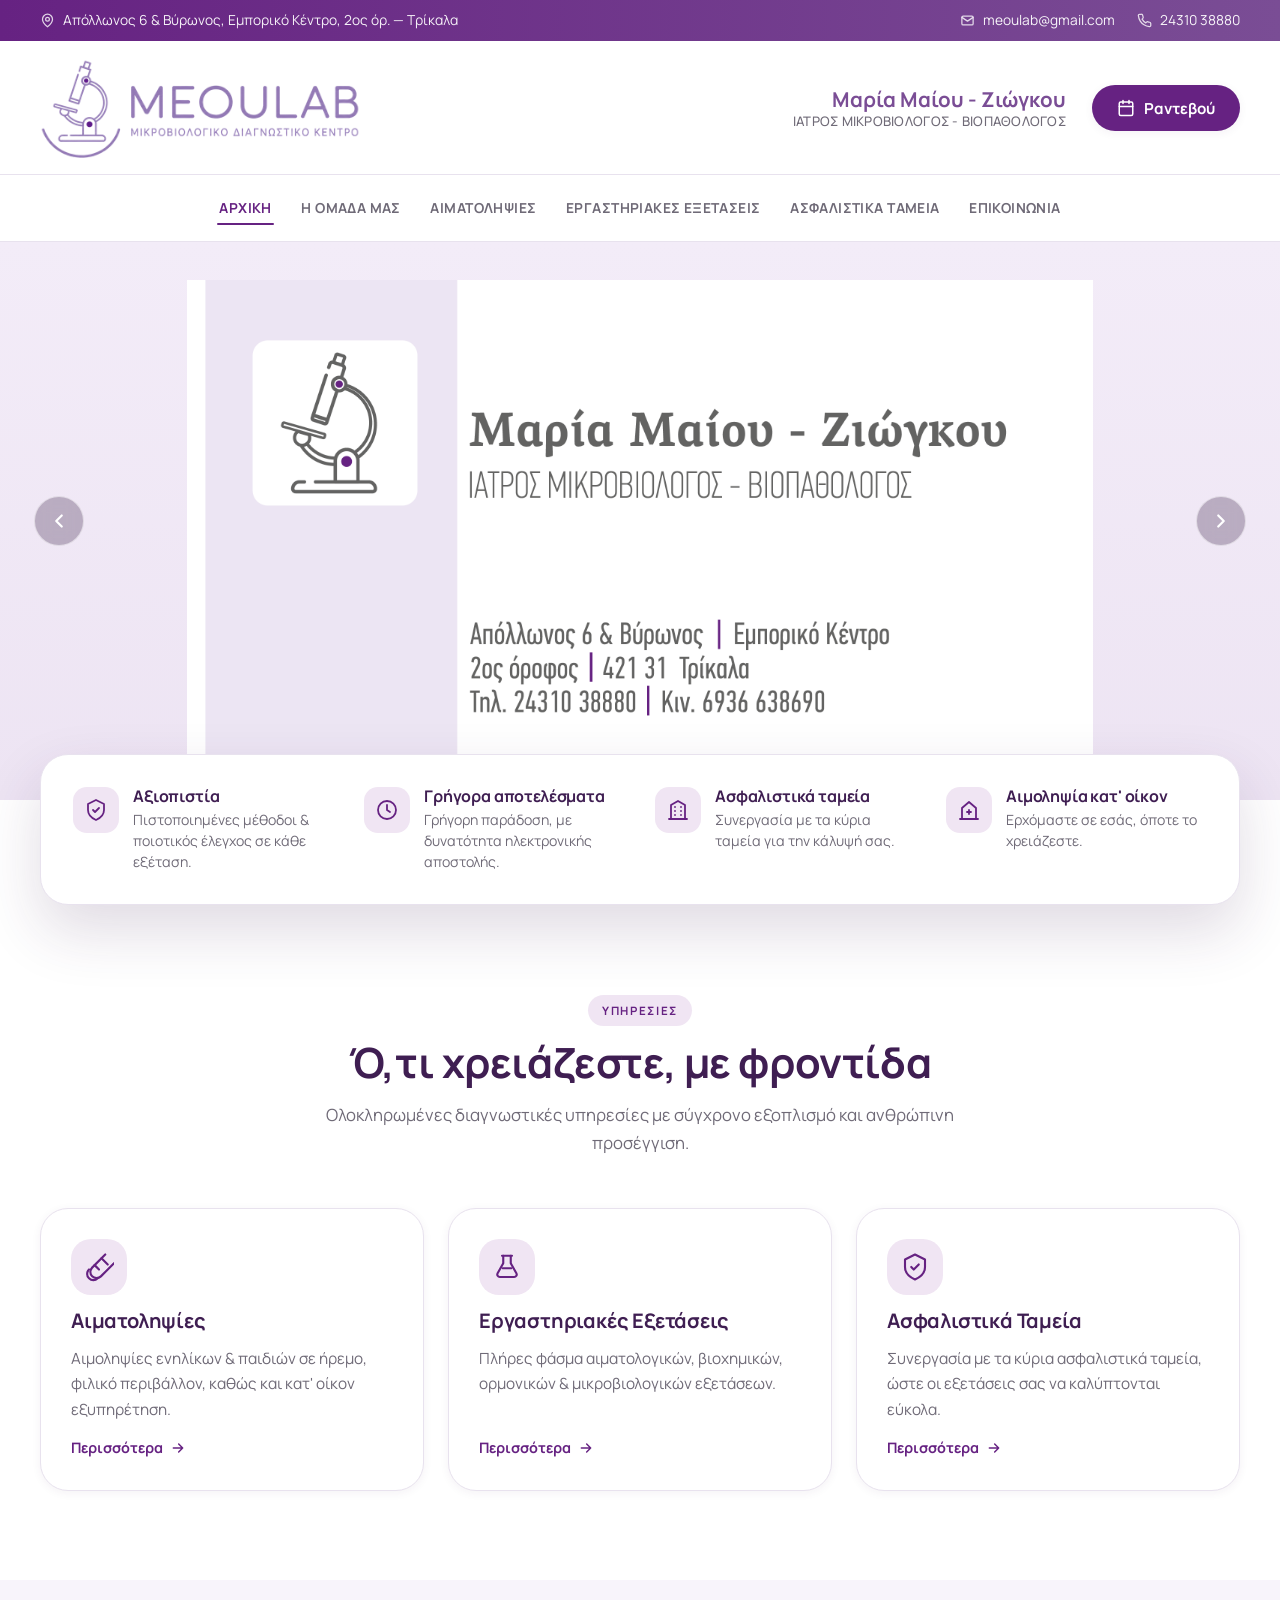
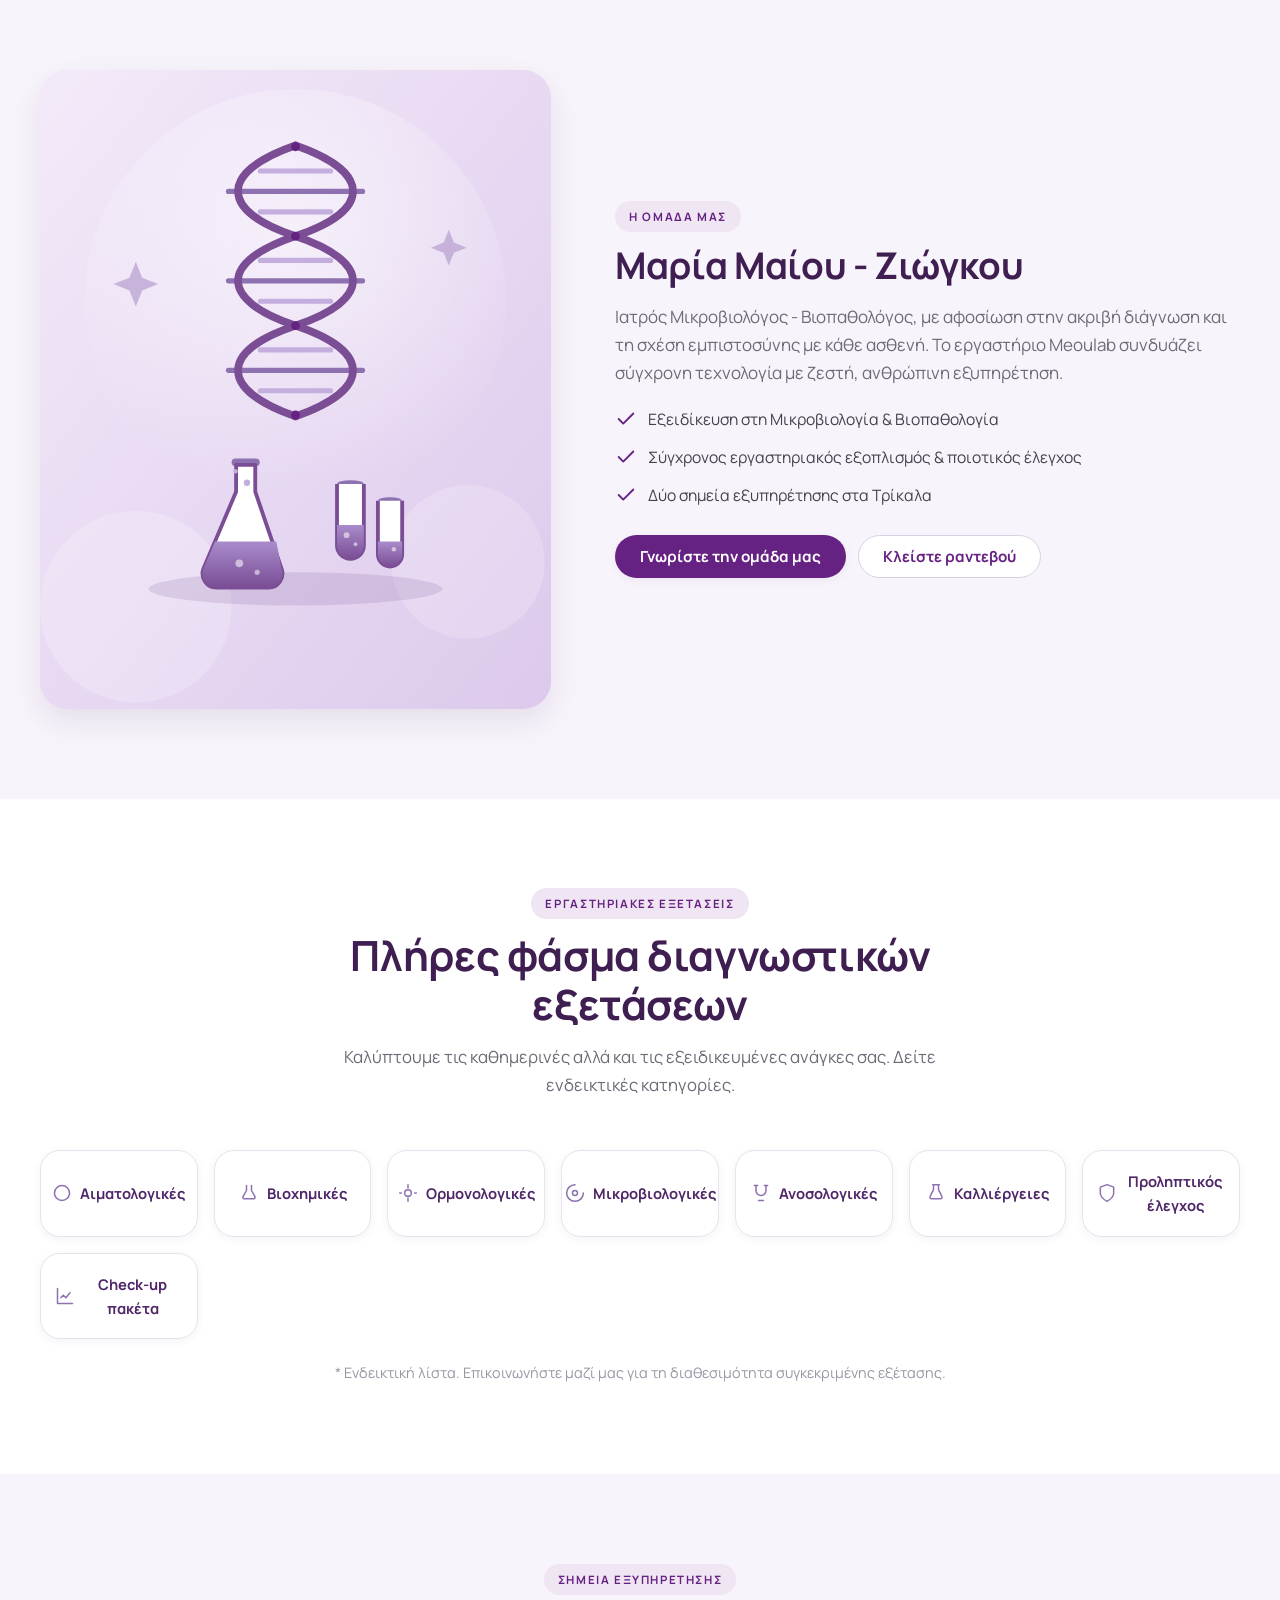
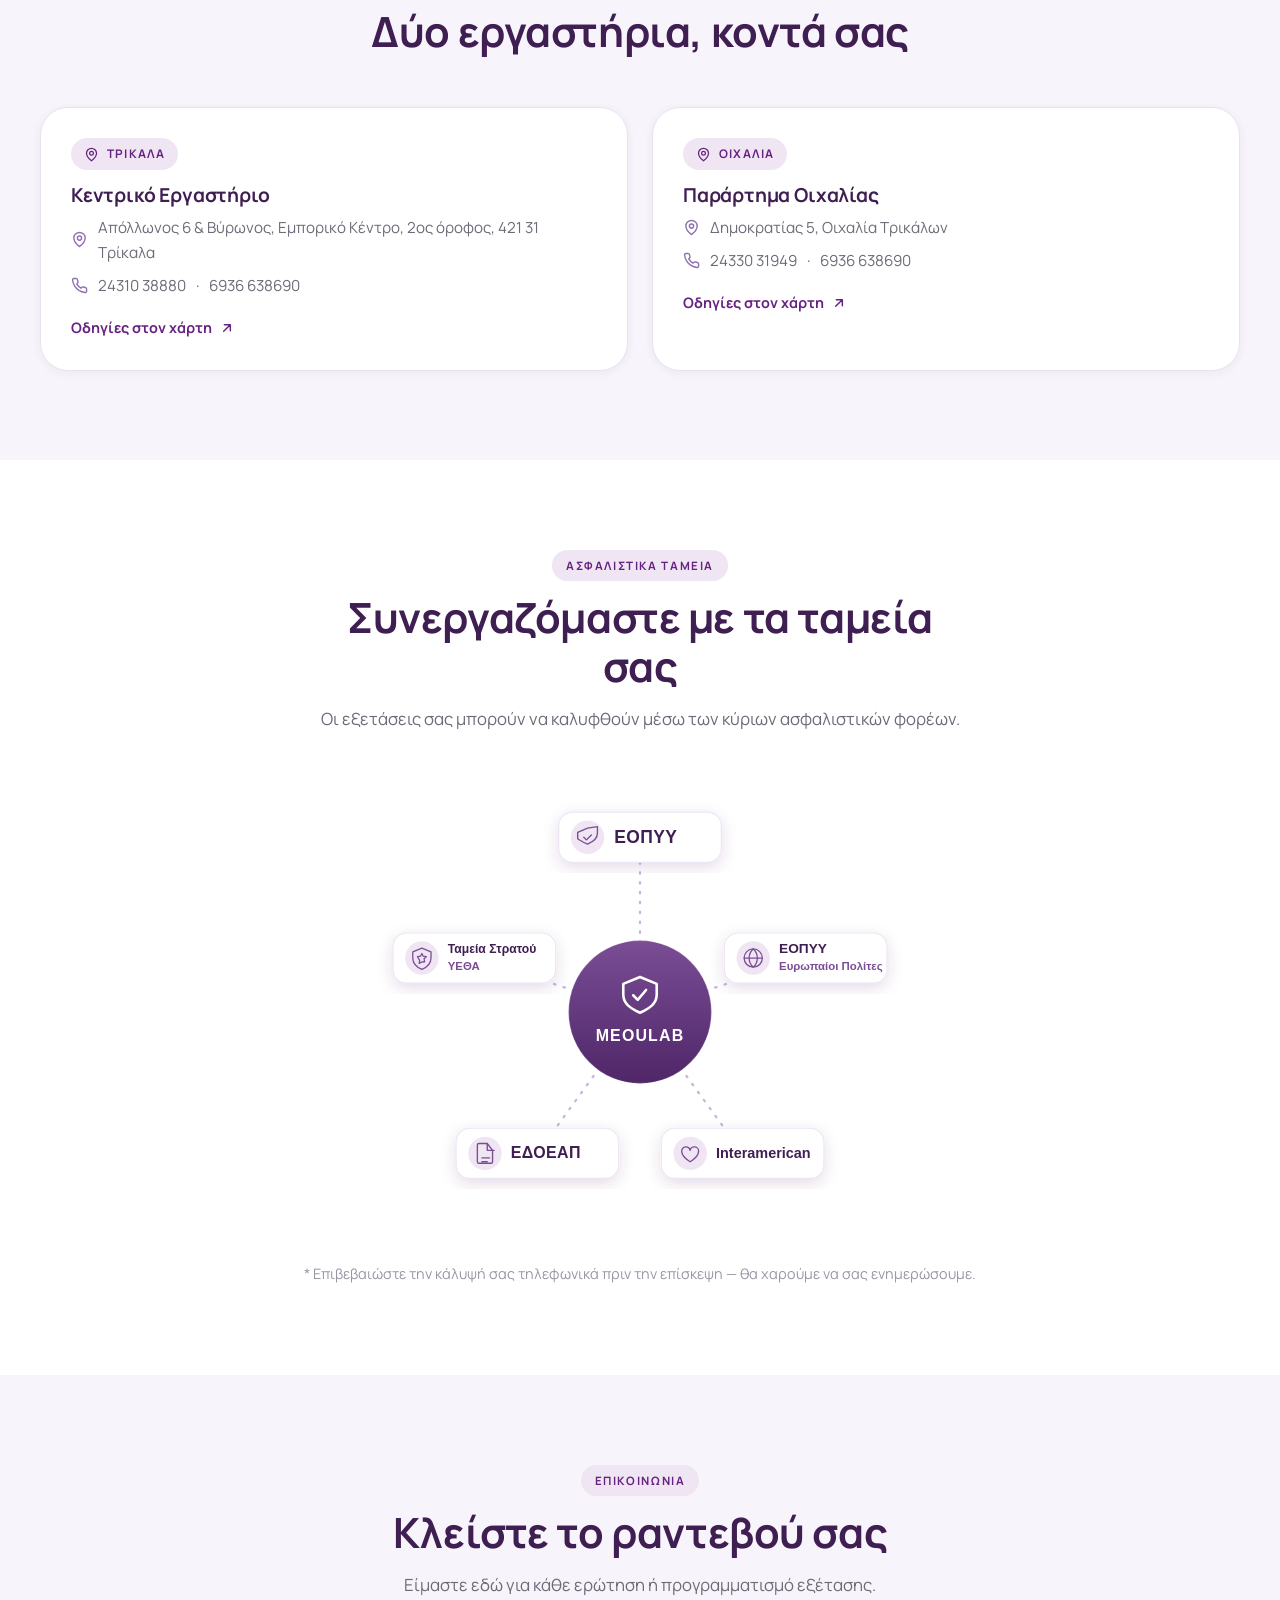
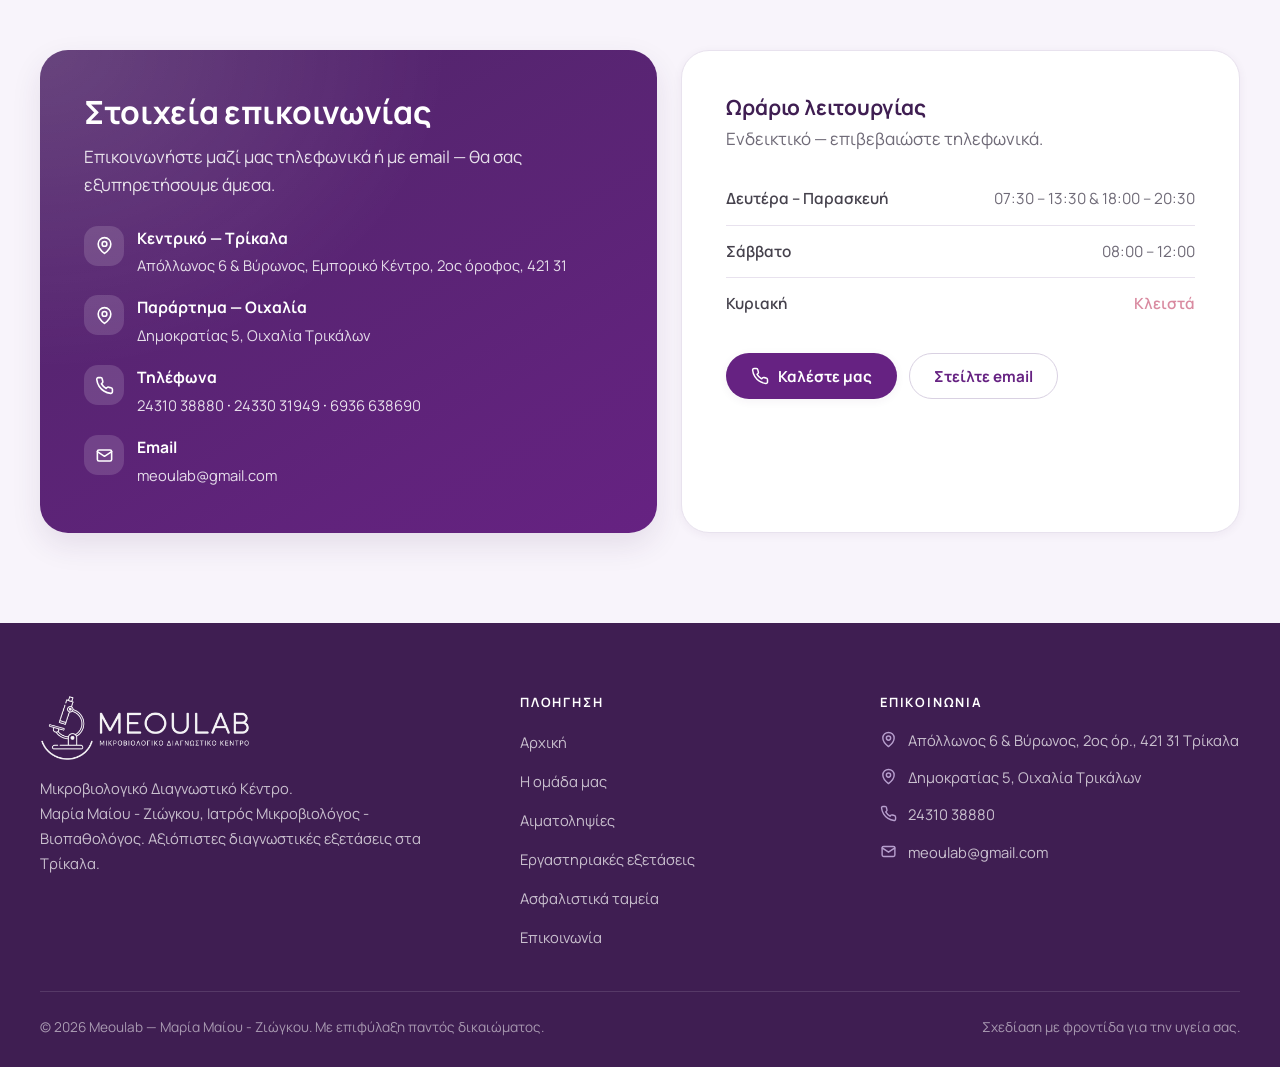
<file: index.html>
<!DOCTYPE html>
<html lang="el">
<head>
    <meta charset="UTF-8">
    <meta name="viewport" content="width=device-width, initial-scale=1.0">
    <title>Meoulab | Μαρία Μαίου - Ζιώγκου — Μικροβιολογικό Εργαστήριο Τρίκαλα</title>
    <meta name="description" content="Meoulab — Μικροβιολογικό Διαγνωστικό Κέντρο. Μαρία Μαίου - Ζιώγκου, Ιατρός Μικροβιολόγος - Βιοπαθολόγος. Εργαστηριακές εξετάσεις, αιμοληψίες, συνεργασία με ασφαλιστικά ταμεία στα Τρίκαλα.">
    <meta name="theme-color" content="#662282">
    <link rel="icon" href="assets/logo1-header.png">

    <link rel="preconnect" href="https://fonts.googleapis.com">
    <link rel="preconnect" href="https://fonts.gstatic.com" crossorigin>
    <link href="https://fonts.googleapis.com/css2?family=Manrope:wght@400;500;600;700;800&display=swap" rel="stylesheet">

    <link rel="stylesheet" href="css/style.css">
</head>
<body>

    <!-- ============================ HEADER ============================ -->
    <header class="site-header">
        <div class="topbar">
            <div class="container topbar__inner">
                <div class="topbar__group">
                    <span class="topbar__item">
                        <span class="topbar__icon" aria-hidden="true"><svg viewBox="0 0 24 24" fill="none" stroke="currentColor" stroke-width="2" stroke-linecap="round" stroke-linejoin="round"><path d="M20 10c0 6-8 12-8 12s-8-6-8-12a8 8 0 0 1 16 0Z"/><circle cx="12" cy="10" r="3"/></svg></span>
                        Απόλλωνος 6 &amp; Βύρωνος, Εμπορικό Κέντρο, 2ος όρ. — Τρίκαλα
                    </span>
                </div>
                <div class="topbar__group">
                    <a class="topbar__item" href="mailto:meoulab@gmail.com">
                        <span class="topbar__icon" aria-hidden="true"><svg viewBox="0 0 24 24" fill="none" stroke="currentColor" stroke-width="2" stroke-linecap="round" stroke-linejoin="round"><rect x="3" y="5" width="18" height="14" rx="2"/><path d="m3 7 9 6 9-6"/></svg></span>
                        meoulab@gmail.com
                    </a>
                    <a class="topbar__item" href="tel:+302431038880">
                        <span class="topbar__icon" aria-hidden="true"><svg viewBox="0 0 24 24" fill="none" stroke="currentColor" stroke-width="2" stroke-linecap="round" stroke-linejoin="round"><path d="M22 16.9v3a2 2 0 0 1-2.2 2 19.8 19.8 0 0 1-8.6-3 19.5 19.5 0 0 1-6-6 19.8 19.8 0 0 1-3-8.6A2 2 0 0 1 4.1 2h3a2 2 0 0 1 2 1.7c.1 1 .4 1.9.7 2.8a2 2 0 0 1-.5 2.1L8.1 9.8a16 16 0 0 0 6 6l1.2-1.2a2 2 0 0 1 2.1-.5c.9.3 1.8.6 2.8.7a2 2 0 0 1 1.7 2Z"/></svg></span>
                        24310 38880
                    </a>
                </div>
            </div>
        </div>

        <div class="container brand-row">
            <a class="brand-logo" href="#arxiki" aria-label="Meoulab — Αρχική">
                <img src="assets/logo1-header.png" alt="MEOULAB — Μικροβιολογικό Διαγνωστικό Κέντρο">
            </a>
            <div class="brand-meta">
                <div class="brand-doc">
                    <p class="brand-doc__name">Μαρία Μαίου - Ζιώγκου</p>
                    <p class="brand-doc__role">Ιατρός Μικροβιολόγος - Βιοπαθολόγος</p>
                </div>
                <a class="btn btn--primary brand-cta" href="epikoinonia.html">
                    <svg viewBox="0 0 24 24" fill="none" stroke="currentColor" stroke-width="2" stroke-linecap="round" stroke-linejoin="round"><rect x="3" y="4" width="18" height="18" rx="2"/><path d="M16 2v4M8 2v4M3 10h18"/></svg>
                    Ραντεβού
                </a>
            </div>
        </div>

        <nav class="nav" aria-label="Κύρια πλοήγηση">
            <div class="container nav__inner">
                <button class="nav__toggle" type="button" aria-expanded="false" aria-controls="main-menu">
                    <svg viewBox="0 0 24 24" fill="none" stroke="currentColor" stroke-width="2" stroke-linecap="round"><path d="M4 6h16M4 12h16M4 18h16"/></svg>
                    Μενού
                </button>
                <ul id="main-menu" class="nav__menu">
                    <li><a href="#arxiki">ΑΡΧΙΚΗ</a></li>
                    <li><a href="omada.html">Η ΟΜΑΔΑ ΜΑΣ</a></li>
                    <li><a href="aimolipsies.html">ΑΙΜΑΤΟΛΗΨΙΕΣ</a></li>
                    <li><a href="exetaseis.html">ΕΡΓΑΣΤΗΡΙΑΚΕΣ ΕΞΕΤΑΣΕΙΣ</a></li>
                    <li><a href="asfalistika.html">ΑΣΦΑΛΙΣΤΙΚΑ ΤΑΜΕΙΑ</a></li>
                    <li><a href="epikoinonia.html">ΕΠΙΚΟΙΝΩΝΙΑ</a></li>
                </ul>
            </div>
        </nav>
    </header>

    <main>
        <!-- ============================ HERO ============================ -->
        <section id="arxiki" class="hero">
            <div class="carousel" aria-roledescription="carousel" aria-label="Υπηρεσίες Meoulab">
                <div class="carousel__viewport">

                    <article class="slide slide--card is-active" data-slide aria-label="1 από 4">
                        <img class="slide__media" src="card.png" alt="Κάρτα με τα στοιχεία της ιατρού Μαρίας Μαίου - Ζιώγκου: Ιατρός Μικροβιολόγος - Βιοπαθολόγος, Απόλλωνος 6 &amp; Βύρωνος, 2ος όροφος, 421 31 Τρίκαλα, τηλ. 24310 38880, κιν. 6936 638690">
                    </article>

                    <article class="slide" data-slide aria-label="2 από 4">
                        <img class="slide__media" src="assets/slide-pediatric.jpg" alt="Παιδική αιμοληψία σε φιλικό περιβάλλον">
                        <div class="slide__scrim"></div>
                        <div class="slide__content">
                            <span class="slide__eyebrow">Υπηρεσία</span>
                            <h2 class="slide__title">Παιδική Αιμοληψία</h2>
                            <p class="slide__text">Ήρεμη, φιλική και ανώδυνη διαδικασία για τα παιδιά, με υπομονή και εξειδίκευση.</p>
                            <div class="slide__actions"><a class="btn btn--light" href="aimolipsies.html">Μάθετε περισσότερα</a></div>
                        </div>
                    </article>

                    <article class="slide" data-slide aria-label="3 από 4">
                        <img class="slide__media" src="assets/slide-homecare.jpg" alt="Αιμοληψία κατ' οίκον">
                        <div class="slide__scrim"></div>
                        <div class="slide__content">
                            <span class="slide__eyebrow">Υπηρεσία</span>
                            <h2 class="slide__title">Αιμοληψία κατ' οίκον</h2>
                            <p class="slide__text">Έρχεται το εργαστήριο σε εσάς — για ηλικιωμένους, ασθενείς και όσους δυσκολεύονται να μετακινηθούν.</p>
                            <div class="slide__actions"><a class="btn btn--light" href="aimolipsies.html">Μάθετε περισσότερα</a></div>
                        </div>
                    </article>

                    <article class="slide slide--figure" data-slide aria-label="4 από 4">
                        <img class="slide__media" src="assets/infographic-tameia.svg" alt="Ασφαλιστικά ταμεία με τα οποία συνεργάζεται το Meoulab: ΕΟΠΥΥ, ΕΟΠΥΥ Ευρωπαίοι Πολίτες, Ταμεία Στρατού - ΥΕΘΑ, ΕΔΟΕΑΠ, Interamerican">
                        <div class="slide__content">
                            <span class="slide__eyebrow">Συνεργασίες</span>
                            <h2 class="slide__title">Ασφαλιστικά Ταμεία</h2>
                            <p class="slide__text">Συνεργαζόμαστε με τα κύρια ασφαλιστικά ταμεία, ώστε οι εξετάσεις σας να καλύπτονται εύκολα και με διαφάνεια.</p>
                            <div class="slide__actions"><a class="btn btn--primary" href="asfalistika.html">Δείτε τα ταμεία</a></div>
                        </div>
                    </article>

                </div>

                <button class="carousel__arrow carousel__arrow--prev" type="button" data-action="prev" aria-label="Προηγούμενο">
                    <svg viewBox="0 0 24 24" fill="none" stroke="currentColor" stroke-width="2.4" stroke-linecap="round" stroke-linejoin="round"><path d="m15 18-6-6 6-6"/></svg>
                </button>
                <button class="carousel__arrow carousel__arrow--next" type="button" data-action="next" aria-label="Επόμενο">
                    <svg viewBox="0 0 24 24" fill="none" stroke="currentColor" stroke-width="2.4" stroke-linecap="round" stroke-linejoin="round"><path d="m9 18 6-6-6-6"/></svg>
                </button>
                <div class="carousel__dots" role="tablist" aria-label="Επιλογή slide"></div>
            </div>
        </section>

        <!-- ============================ FEATURES ============================ -->
        <div class="container features" data-reveal>
            <div class="features__grid">
                <div class="feature">
                    <span class="feature__icon" aria-hidden="true"><svg viewBox="0 0 24 24" fill="none" stroke="currentColor" stroke-width="1.8" stroke-linecap="round" stroke-linejoin="round"><path d="M12 2 4 6v6c0 5 3.5 8 8 10 4.5-2 8-5 8-10V6l-8-4Z"/><path d="m9 12 2 2 4-4"/></svg></span>
                    <div><h3>Αξιοπιστία</h3><p>Πιστοποιημένες μέθοδοι &amp; ποιοτικός έλεγχος σε κάθε εξέταση.</p></div>
                </div>
                <div class="feature">
                    <span class="feature__icon" aria-hidden="true"><svg viewBox="0 0 24 24" fill="none" stroke="currentColor" stroke-width="1.8" stroke-linecap="round" stroke-linejoin="round"><circle cx="12" cy="12" r="9"/><path d="M12 7v5l3 2"/></svg></span>
                    <div><h3>Γρήγορα αποτελέσματα</h3><p>Γρήγορη παράδοση, με δυνατότητα ηλεκτρονικής αποστολής.</p></div>
                </div>
                <div class="feature">
                    <span class="feature__icon" aria-hidden="true"><svg viewBox="0 0 24 24" fill="none" stroke="currentColor" stroke-width="1.8" stroke-linecap="round" stroke-linejoin="round"><path d="M3 21h18"/><path d="M5 21V7l7-4 7 4v14"/><path d="M9 9h.01M15 9h.01M9 13h.01M15 13h.01M9 17h.01M15 17h.01"/></svg></span>
                    <div><h3>Ασφαλιστικά ταμεία</h3><p>Συνεργασία με τα κύρια ταμεία για την κάλυψή σας.</p></div>
                </div>
                <div class="feature">
                    <span class="feature__icon" aria-hidden="true"><svg viewBox="0 0 24 24" fill="none" stroke="currentColor" stroke-width="1.8" stroke-linecap="round" stroke-linejoin="round"><path d="M3 21h18"/><path d="M5 21V10l7-6 7 6v11"/><path d="M12 12v4M10 14h4"/></svg></span>
                    <div><h3>Αιμοληψία κατ' οίκον</h3><p>Ερχόμαστε σε εσάς, όποτε το χρειάζεστε.</p></div>
                </div>
            </div>
        </div>

        <!-- ============================ SERVICES ============================ -->
        <section id="aimolipsies" class="section">
            <div class="container">
                <div class="section__head" data-reveal>
                    <span class="eyebrow">Υπηρεσίες</span>
                    <h2>Ό,τι χρειάζεστε, με φροντίδα</h2>
                    <p>Ολοκληρωμένες διαγνωστικές υπηρεσίες με σύγχρονο εξοπλισμό και ανθρώπινη προσέγγιση.</p>
                </div>
                <div class="cards">
                    <article class="card" data-reveal>
                        <span class="card__icon" aria-hidden="true"><svg viewBox="0 0 24 24" fill="none" stroke="currentColor" stroke-width="1.7" stroke-linecap="round" stroke-linejoin="round"><path d="M17 2 6.5 12.5a4.95 4.95 0 0 0 7 7L24 9"/><path d="m14 5 5 5M8.5 10.5 12 14"/><path d="M4 14c-2 2-2 5 0 7s5 2 7 0"/></svg></span>
                        <h3>Αιματοληψίες</h3>
                        <p>Αιμοληψίες ενηλίκων &amp; παιδιών σε ήρεμο, φιλικό περιβάλλον, καθώς και κατ' οίκον εξυπηρέτηση.</p>
                        <a class="card__link" href="aimolipsies.html">Περισσότερα <svg viewBox="0 0 24 24" fill="none" stroke="currentColor" stroke-width="2.2" stroke-linecap="round" stroke-linejoin="round"><path d="M5 12h14M13 6l6 6-6 6"/></svg></a>
                    </article>
                    <article class="card" data-reveal style="--reveal-delay:90ms">
                        <span class="card__icon" aria-hidden="true"><svg viewBox="0 0 24 24" fill="none" stroke="currentColor" stroke-width="1.7" stroke-linecap="round" stroke-linejoin="round"><path d="M9 3v6l-4.5 8A2 2 0 0 0 6.3 20h11.4a2 2 0 0 0 1.8-3L15 9V3"/><path d="M8 3h8M8.5 13h7"/></svg></span>
                        <h3>Εργαστηριακές Εξετάσεις</h3>
                        <p>Πλήρες φάσμα αιματολογικών, βιοχημικών, ορμονικών &amp; μικροβιολογικών εξετάσεων.</p>
                        <a class="card__link" href="exetaseis.html">Περισσότερα <svg viewBox="0 0 24 24" fill="none" stroke="currentColor" stroke-width="2.2" stroke-linecap="round" stroke-linejoin="round"><path d="M5 12h14M13 6l6 6-6 6"/></svg></a>
                    </article>
                    <article class="card" data-reveal style="--reveal-delay:180ms">
                        <span class="card__icon" aria-hidden="true"><svg viewBox="0 0 24 24" fill="none" stroke="currentColor" stroke-width="1.7" stroke-linecap="round" stroke-linejoin="round"><path d="M12 2 4 6v6c0 5 3.5 8 8 10 4.5-2 8-5 8-10V6l-8-4Z"/><path d="m9 12 2 2 4-4"/></svg></span>
                        <h3>Ασφαλιστικά Ταμεία</h3>
                        <p>Συνεργασία με τα κύρια ασφαλιστικά ταμεία, ώστε οι εξετάσεις σας να καλύπτονται εύκολα.</p>
                        <a class="card__link" href="asfalistika.html">Περισσότερα <svg viewBox="0 0 24 24" fill="none" stroke="currentColor" stroke-width="2.2" stroke-linecap="round" stroke-linejoin="round"><path d="M5 12h14M13 6l6 6-6 6"/></svg></a>
                    </article>
                </div>
            </div>
        </section>

        <!-- ============================ TEAM ============================ -->
        <section id="omada" class="section section--tint">
            <div class="container team">
                <div class="team__figure" data-reveal>
                    <img src="assets/team-figure.svg" alt="Μικροβιολογικό εργαστήριο Meoulab">
                </div>
                <div class="team__body" data-reveal style="--reveal-delay:90ms">
                    <span class="eyebrow">Η ομάδα μας</span>
                    <h2>Μαρία Μαίου - Ζιώγκου</h2>
                    <p>Ιατρός Μικροβιολόγος - Βιοπαθολόγος, με αφοσίωση στην ακριβή διάγνωση και τη σχέση εμπιστοσύνης με κάθε ασθενή. Το εργαστήριο Meoulab συνδυάζει σύγχρονη τεχνολογία με ζεστή, ανθρώπινη εξυπηρέτηση.</p>
                    <ul class="team__list">
                        <li><svg viewBox="0 0 24 24" fill="none" stroke="currentColor" stroke-width="2" stroke-linecap="round" stroke-linejoin="round"><path d="M20 6 9 17l-5-5"/></svg> Εξειδίκευση στη Μικροβιολογία &amp; Βιοπαθολογία</li>
                        <li><svg viewBox="0 0 24 24" fill="none" stroke="currentColor" stroke-width="2" stroke-linecap="round" stroke-linejoin="round"><path d="M20 6 9 17l-5-5"/></svg> Σύγχρονος εργαστηριακός εξοπλισμός &amp; ποιοτικός έλεγχος</li>
                        <li><svg viewBox="0 0 24 24" fill="none" stroke="currentColor" stroke-width="2" stroke-linecap="round" stroke-linejoin="round"><path d="M20 6 9 17l-5-5"/></svg> Δύο σημεία εξυπηρέτησης στα Τρίκαλα</li>
                    </ul>
                    <div style="display:flex;gap:12px;flex-wrap:wrap">
                        <a class="btn btn--primary" href="omada.html">Γνωρίστε την ομάδα μας</a>
                        <a class="btn btn--ghost" href="epikoinonia.html">Κλείστε ραντεβού</a>
                    </div>
                </div>
            </div>
        </section>

        <!-- ============================ LAB EXAMS ============================ -->
        <section id="exetaseis" class="section">
            <div class="container">
                <div class="section__head" data-reveal>
                    <span class="eyebrow">Εργαστηριακές εξετάσεις</span>
                    <h2>Πλήρες φάσμα διαγνωστικών εξετάσεων</h2>
                    <p>Καλύπτουμε τις καθημερινές αλλά και τις εξειδικευμένες ανάγκες σας. Δείτε ενδεικτικές κατηγορίες.</p>
                </div>
                <div class="insurance__grid" data-reveal>
                    <div class="chip"><svg viewBox="0 0 24 24" fill="none" stroke="currentColor" stroke-width="1.8" stroke-linecap="round" stroke-linejoin="round"><circle cx="12" cy="12" r="9"/></svg> Αιματολογικές</div>
                    <div class="chip"><svg viewBox="0 0 24 24" fill="none" stroke="currentColor" stroke-width="1.8" stroke-linecap="round" stroke-linejoin="round"><path d="M9 3v6l-4 7a2 2 0 0 0 1.8 3h10.4A2 2 0 0 0 19 16l-4-7V3"/></svg> Βιοχημικές</div>
                    <div class="chip"><svg viewBox="0 0 24 24" fill="none" stroke="currentColor" stroke-width="1.8" stroke-linecap="round" stroke-linejoin="round"><path d="M12 2v4M12 18v4M4 12H2M22 12h-2"/><circle cx="12" cy="12" r="4"/></svg> Ορμονολογικές</div>
                    <div class="chip"><svg viewBox="0 0 24 24" fill="none" stroke="currentColor" stroke-width="1.8" stroke-linecap="round" stroke-linejoin="round"><circle cx="12" cy="12" r="3"/><path d="M12 2a10 10 0 0 0 0 20M2 12a10 10 0 0 0 20 0"/></svg> Μικροβιολογικές</div>
                    <div class="chip"><svg viewBox="0 0 24 24" fill="none" stroke="currentColor" stroke-width="1.8" stroke-linecap="round" stroke-linejoin="round"><path d="M6 3v6a6 6 0 0 0 12 0V3"/><path d="M4 3h4M16 3h4M9 21h6"/></svg> Ανοσολογικές</div>
                    <div class="chip"><svg viewBox="0 0 24 24" fill="none" stroke="currentColor" stroke-width="1.8" stroke-linecap="round" stroke-linejoin="round"><path d="M8 2h8M9 2v6l-4 8a2 2 0 0 0 2 3h10a2 2 0 0 0 2-3l-4-8V2"/></svg> Καλλιέργειες</div>
                    <div class="chip"><svg viewBox="0 0 24 24" fill="none" stroke="currentColor" stroke-width="1.8" stroke-linecap="round" stroke-linejoin="round"><path d="M12 22s8-4 8-10V5l-8-3-8 3v7c0 6 8 10 8 10Z"/></svg> Προληπτικός έλεγχος</div>
                    <div class="chip"><svg viewBox="0 0 24 24" fill="none" stroke="currentColor" stroke-width="1.8" stroke-linecap="round" stroke-linejoin="round"><path d="M3 3v18h18"/><path d="m7 14 3-3 3 3 5-6"/></svg> Check-up πακέτα</div>
                </div>
                <p class="insurance__note">* Ενδεικτική λίστα. Επικοινωνήστε μαζί μας για τη διαθεσιμότητα συγκεκριμένης εξέτασης.</p>
            </div>
        </section>

        <!-- ============================ LOCATIONS ============================ -->
        <section class="section section--tint">
            <div class="container">
                <div class="section__head" data-reveal>
                    <span class="eyebrow">Σημεία εξυπηρέτησης</span>
                    <h2>Δύο εργαστήρια, κοντά σας</h2>
                </div>
                <div class="locations">
                    <div class="loc" data-reveal>
                        <span class="loc__badge"><svg viewBox="0 0 24 24" fill="none" stroke="currentColor" stroke-width="2" stroke-linecap="round" stroke-linejoin="round"><path d="M20 10c0 6-8 12-8 12s-8-6-8-12a8 8 0 0 1 16 0Z"/><circle cx="12" cy="10" r="3"/></svg> Τρίκαλα</span>
                        <h3>Κεντρικό Εργαστήριο</h3>
                        <div class="loc__row"><svg viewBox="0 0 24 24" fill="none" stroke="currentColor" stroke-width="2" stroke-linecap="round" stroke-linejoin="round"><path d="M20 10c0 6-8 12-8 12s-8-6-8-12a8 8 0 0 1 16 0Z"/><circle cx="12" cy="10" r="3"/></svg> Απόλλωνος 6 &amp; Βύρωνος, Εμπορικό Κέντρο, 2ος όροφος, 421 31 Τρίκαλα</div>
                        <div class="loc__row"><svg viewBox="0 0 24 24" fill="none" stroke="currentColor" stroke-width="2" stroke-linecap="round" stroke-linejoin="round"><path d="M22 16.9v3a2 2 0 0 1-2.2 2 19.8 19.8 0 0 1-8.6-3 19.5 19.5 0 0 1-6-6 19.8 19.8 0 0 1-3-8.6A2 2 0 0 1 4.1 2h3a2 2 0 0 1 2 1.7c.1 1 .4 1.9.7 2.8a2 2 0 0 1-.5 2.1L8.1 9.8a16 16 0 0 0 6 6l1.2-1.2a2 2 0 0 1 2.1-.5c.9.3 1.8.6 2.8.7a2 2 0 0 1 1.7 2Z"/></svg> <a href="tel:+302431038880">24310 38880</a> · <a href="tel:+306936638690">6936 638690</a></div>
                        <a class="loc__map" href="https://www.google.com/maps/search/?api=1&query=Απόλλωνος+6+Βύρωνος+Τρίκαλα" target="_blank" rel="noopener">Οδηγίες στον χάρτη <svg viewBox="0 0 24 24" fill="none" stroke="currentColor" stroke-width="2.2" stroke-linecap="round" stroke-linejoin="round"><path d="M7 17 17 7M8 7h9v9"/></svg></a>
                    </div>
                    <div class="loc" data-reveal style="--reveal-delay:90ms">
                        <span class="loc__badge"><svg viewBox="0 0 24 24" fill="none" stroke="currentColor" stroke-width="2" stroke-linecap="round" stroke-linejoin="round"><path d="M20 10c0 6-8 12-8 12s-8-6-8-12a8 8 0 0 1 16 0Z"/><circle cx="12" cy="10" r="3"/></svg> Οιχαλία</span>
                        <h3>Παράρτημα Οιχαλίας</h3>
                        <div class="loc__row"><svg viewBox="0 0 24 24" fill="none" stroke="currentColor" stroke-width="2" stroke-linecap="round" stroke-linejoin="round"><path d="M20 10c0 6-8 12-8 12s-8-6-8-12a8 8 0 0 1 16 0Z"/><circle cx="12" cy="10" r="3"/></svg> Δημοκρατίας 5, Οιχαλία Τρικάλων</div>
                        <div class="loc__row"><svg viewBox="0 0 24 24" fill="none" stroke="currentColor" stroke-width="2" stroke-linecap="round" stroke-linejoin="round"><path d="M22 16.9v3a2 2 0 0 1-2.2 2 19.8 19.8 0 0 1-8.6-3 19.5 19.5 0 0 1-6-6 19.8 19.8 0 0 1-3-8.6A2 2 0 0 1 4.1 2h3a2 2 0 0 1 2 1.7c.1 1 .4 1.9.7 2.8a2 2 0 0 1-.5 2.1L8.1 9.8a16 16 0 0 0 6 6l1.2-1.2a2 2 0 0 1 2.1-.5c.9.3 1.8.6 2.8.7a2 2 0 0 1 1.7 2Z"/></svg> <a href="tel:+302433031949">24330 31949</a> · <a href="tel:+306936638690">6936 638690</a></div>
                        <a class="loc__map" href="https://www.google.com/maps/search/?api=1&query=Δημοκρατίας+5+Οιχαλία+Τρικάλων" target="_blank" rel="noopener">Οδηγίες στον χάρτη <svg viewBox="0 0 24 24" fill="none" stroke="currentColor" stroke-width="2.2" stroke-linecap="round" stroke-linejoin="round"><path d="M7 17 17 7M8 7h9v9"/></svg></a>
                    </div>
                </div>
            </div>
        </section>

        <!-- ============================ INSURANCE ============================ -->
        <section id="asfalistika" class="section">
            <div class="container">
                <div class="section__head" data-reveal>
                    <span class="eyebrow">Ασφαλιστικά ταμεία</span>
                    <h2>Συνεργαζόμαστε με τα ταμεία σας</h2>
                    <p>Οι εξετάσεις σας μπορούν να καλυφθούν μέσω των κύριων ασφαλιστικών φορέων.</p>
                </div>
                <figure class="insurance-figure" data-reveal>
                    <img src="assets/infographic-tameia.svg" alt="Τα ασφαλιστικά ταμεία με τα οποία συνεργάζεται το Meoulab: ΕΟΠΥΥ, ΕΟΠΥΥ Ευρωπαίοι Πολίτες, Ταμεία Στρατού - ΥΕΘΑ, ΕΔΟΕΑΠ, Interamerican">
                </figure>
                <p class="insurance__note">* Επιβεβαιώστε την κάλυψή σας τηλεφωνικά πριν την επίσκεψη — θα χαρούμε να σας ενημερώσουμε.</p>
            </div>
        </section>

        <!-- ============================ CONTACT ============================ -->
        <section id="epikoinonia" class="section section--tint">
            <div class="container">
                <div class="section__head" data-reveal>
                    <span class="eyebrow">Επικοινωνία</span>
                    <h2>Κλείστε το ραντεβού σας</h2>
                    <p>Είμαστε εδώ για κάθε ερώτηση ή προγραμματισμό εξέτασης.</p>
                </div>
                <div class="contact">
                    <div class="contact__card" data-reveal>
                        <h2>Στοιχεία επικοινωνίας</h2>
                        <p>Επικοινωνήστε μαζί μας τηλεφωνικά ή με email — θα σας εξυπηρετήσουμε άμεσα.</p>
                        <ul class="contact__list">
                            <li>
                                <span class="ic" aria-hidden="true"><svg viewBox="0 0 24 24" fill="none" stroke="currentColor" stroke-width="2" stroke-linecap="round" stroke-linejoin="round"><path d="M20 10c0 6-8 12-8 12s-8-6-8-12a8 8 0 0 1 16 0Z"/><circle cx="12" cy="10" r="3"/></svg></span>
                                <div><b>Κεντρικό — Τρίκαλα</b><span>Απόλλωνος 6 &amp; Βύρωνος, Εμπορικό Κέντρο, 2ος όροφος, 421 31</span></div>
                            </li>
                            <li>
                                <span class="ic" aria-hidden="true"><svg viewBox="0 0 24 24" fill="none" stroke="currentColor" stroke-width="2" stroke-linecap="round" stroke-linejoin="round"><path d="M20 10c0 6-8 12-8 12s-8-6-8-12a8 8 0 0 1 16 0Z"/><circle cx="12" cy="10" r="3"/></svg></span>
                                <div><b>Παράρτημα — Οιχαλία</b><span>Δημοκρατίας 5, Οιχαλία Τρικάλων</span></div>
                            </li>
                            <li>
                                <span class="ic" aria-hidden="true"><svg viewBox="0 0 24 24" fill="none" stroke="currentColor" stroke-width="2" stroke-linecap="round" stroke-linejoin="round"><path d="M22 16.9v3a2 2 0 0 1-2.2 2 19.8 19.8 0 0 1-8.6-3 19.5 19.5 0 0 1-6-6 19.8 19.8 0 0 1-3-8.6A2 2 0 0 1 4.1 2h3a2 2 0 0 1 2 1.7c.1 1 .4 1.9.7 2.8a2 2 0 0 1-.5 2.1L8.1 9.8a16 16 0 0 0 6 6l1.2-1.2a2 2 0 0 1 2.1-.5c.9.3 1.8.6 2.8.7a2 2 0 0 1 1.7 2Z"/></svg></span>
                                <div><b>Τηλέφωνα</b><a href="tel:+302431038880">24310 38880</a> · <a href="tel:+302433031949">24330 31949</a> · <a href="tel:+306936638690">6936 638690</a></div>
                            </li>
                            <li>
                                <span class="ic" aria-hidden="true"><svg viewBox="0 0 24 24" fill="none" stroke="currentColor" stroke-width="2" stroke-linecap="round" stroke-linejoin="round"><rect x="3" y="5" width="18" height="14" rx="2"/><path d="m3 7 9 6 9-6"/></svg></span>
                                <div><b>Email</b><a href="mailto:meoulab@gmail.com">meoulab@gmail.com</a></div>
                            </li>
                        </ul>
                    </div>

                    <div class="contact__hours" data-reveal style="--reveal-delay:90ms">
                        <h3>Ωράριο λειτουργίας</h3>
                        <p>Ενδεικτικό — επιβεβαιώστε τηλεφωνικά.</p>
                        <ul class="hours">
                            <li><span>Δευτέρα – Παρασκευή</span><span>07:30 – 13:30 &amp; 18:00 – 20:30</span></li>
                            <li><span>Σάββατο</span><span>08:00 – 12:00</span></li>
                            <li class="is-closed"><span>Κυριακή</span><span>Κλειστά</span></li>
                        </ul>
                        <div class="contact__cta">
                            <a class="btn btn--primary" href="tel:+302431038880">
                                <svg viewBox="0 0 24 24" fill="none" stroke="currentColor" stroke-width="2" stroke-linecap="round" stroke-linejoin="round"><path d="M22 16.9v3a2 2 0 0 1-2.2 2 19.8 19.8 0 0 1-8.6-3 19.5 19.5 0 0 1-6-6 19.8 19.8 0 0 1-3-8.6A2 2 0 0 1 4.1 2h3a2 2 0 0 1 2 1.7c.1 1 .4 1.9.7 2.8a2 2 0 0 1-.5 2.1L8.1 9.8a16 16 0 0 0 6 6l1.2-1.2a2 2 0 0 1 2.1-.5c.9.3 1.8.6 2.8.7a2 2 0 0 1 1.7 2Z"/></svg>
                                Καλέστε μας
                            </a>
                            <a class="btn btn--ghost" href="mailto:meoulab@gmail.com">Στείλτε email</a>
                        </div>
                    </div>
                </div>
            </div>
        </section>
    </main>

    <!-- ============================ FOOTER ============================ -->
    <footer class="footer">
        <div class="container">
            <div class="footer__grid">
                <div>
                    <img class="footer__logo" src="assets/logo1-header.png" alt="Meoulab">
                    <p>Μικροβιολογικό Διαγνωστικό Κέντρο.<br>Μαρία Μαίου - Ζιώγκου, Ιατρός Μικροβιολόγος - Βιοπαθολόγος. Αξιόπιστες διαγνωστικές εξετάσεις στα Τρίκαλα.</p>
                </div>
                <div>
                    <h4>Πλοήγηση</h4>
                    <ul class="footer__links">
                        <li><a href="#arxiki">Αρχική</a></li>
                        <li><a href="omada.html">Η ομάδα μας</a></li>
                        <li><a href="aimolipsies.html">Αιματοληψίες</a></li>
                        <li><a href="exetaseis.html">Εργαστηριακές εξετάσεις</a></li>
                        <li><a href="asfalistika.html">Ασφαλιστικά ταμεία</a></li>
                        <li><a href="epikoinonia.html">Επικοινωνία</a></li>
                    </ul>
                </div>
                <div>
                    <h4>Επικοινωνία</h4>
                    <div class="footer__contact">
                        <div class="row"><svg viewBox="0 0 24 24" fill="none" stroke="currentColor" stroke-width="2" stroke-linecap="round" stroke-linejoin="round"><path d="M20 10c0 6-8 12-8 12s-8-6-8-12a8 8 0 0 1 16 0Z"/><circle cx="12" cy="10" r="3"/></svg><span>Απόλλωνος 6 &amp; Βύρωνος, 2ος όρ., 421 31 Τρίκαλα</span></div>
                        <div class="row"><svg viewBox="0 0 24 24" fill="none" stroke="currentColor" stroke-width="2" stroke-linecap="round" stroke-linejoin="round"><path d="M20 10c0 6-8 12-8 12s-8-6-8-12a8 8 0 0 1 16 0Z"/><circle cx="12" cy="10" r="3"/></svg><span>Δημοκρατίας 5, Οιχαλία Τρικάλων</span></div>
                        <div class="row"><svg viewBox="0 0 24 24" fill="none" stroke="currentColor" stroke-width="2" stroke-linecap="round" stroke-linejoin="round"><path d="M22 16.9v3a2 2 0 0 1-2.2 2 19.8 19.8 0 0 1-8.6-3 19.5 19.5 0 0 1-6-6 19.8 19.8 0 0 1-3-8.6A2 2 0 0 1 4.1 2h3a2 2 0 0 1 2 1.7c.1 1 .4 1.9.7 2.8a2 2 0 0 1-.5 2.1L8.1 9.8a16 16 0 0 0 6 6l1.2-1.2a2 2 0 0 1 2.1-.5c.9.3 1.8.6 2.8.7a2 2 0 0 1 1.7 2Z"/></svg><a href="tel:+302431038880">24310 38880</a></div>
                        <div class="row"><svg viewBox="0 0 24 24" fill="none" stroke="currentColor" stroke-width="2" stroke-linecap="round" stroke-linejoin="round"><rect x="3" y="5" width="18" height="14" rx="2"/><path d="m3 7 9 6 9-6"/></svg><a href="mailto:meoulab@gmail.com">meoulab@gmail.com</a></div>
                    </div>
                </div>
            </div>
            <div class="footer__bottom">
                <span>© <span id="year">2026</span> Meoulab — Μαρία Μαίου - Ζιώγκου. Με επιφύλαξη παντός δικαιώματος.</span>
                <span>Σχεδίαση με φροντίδα για την υγεία σας.</span>
            </div>
        </div>
    </footer>

    <script src="js/main.js"></script>
</body>
</html>
</file>
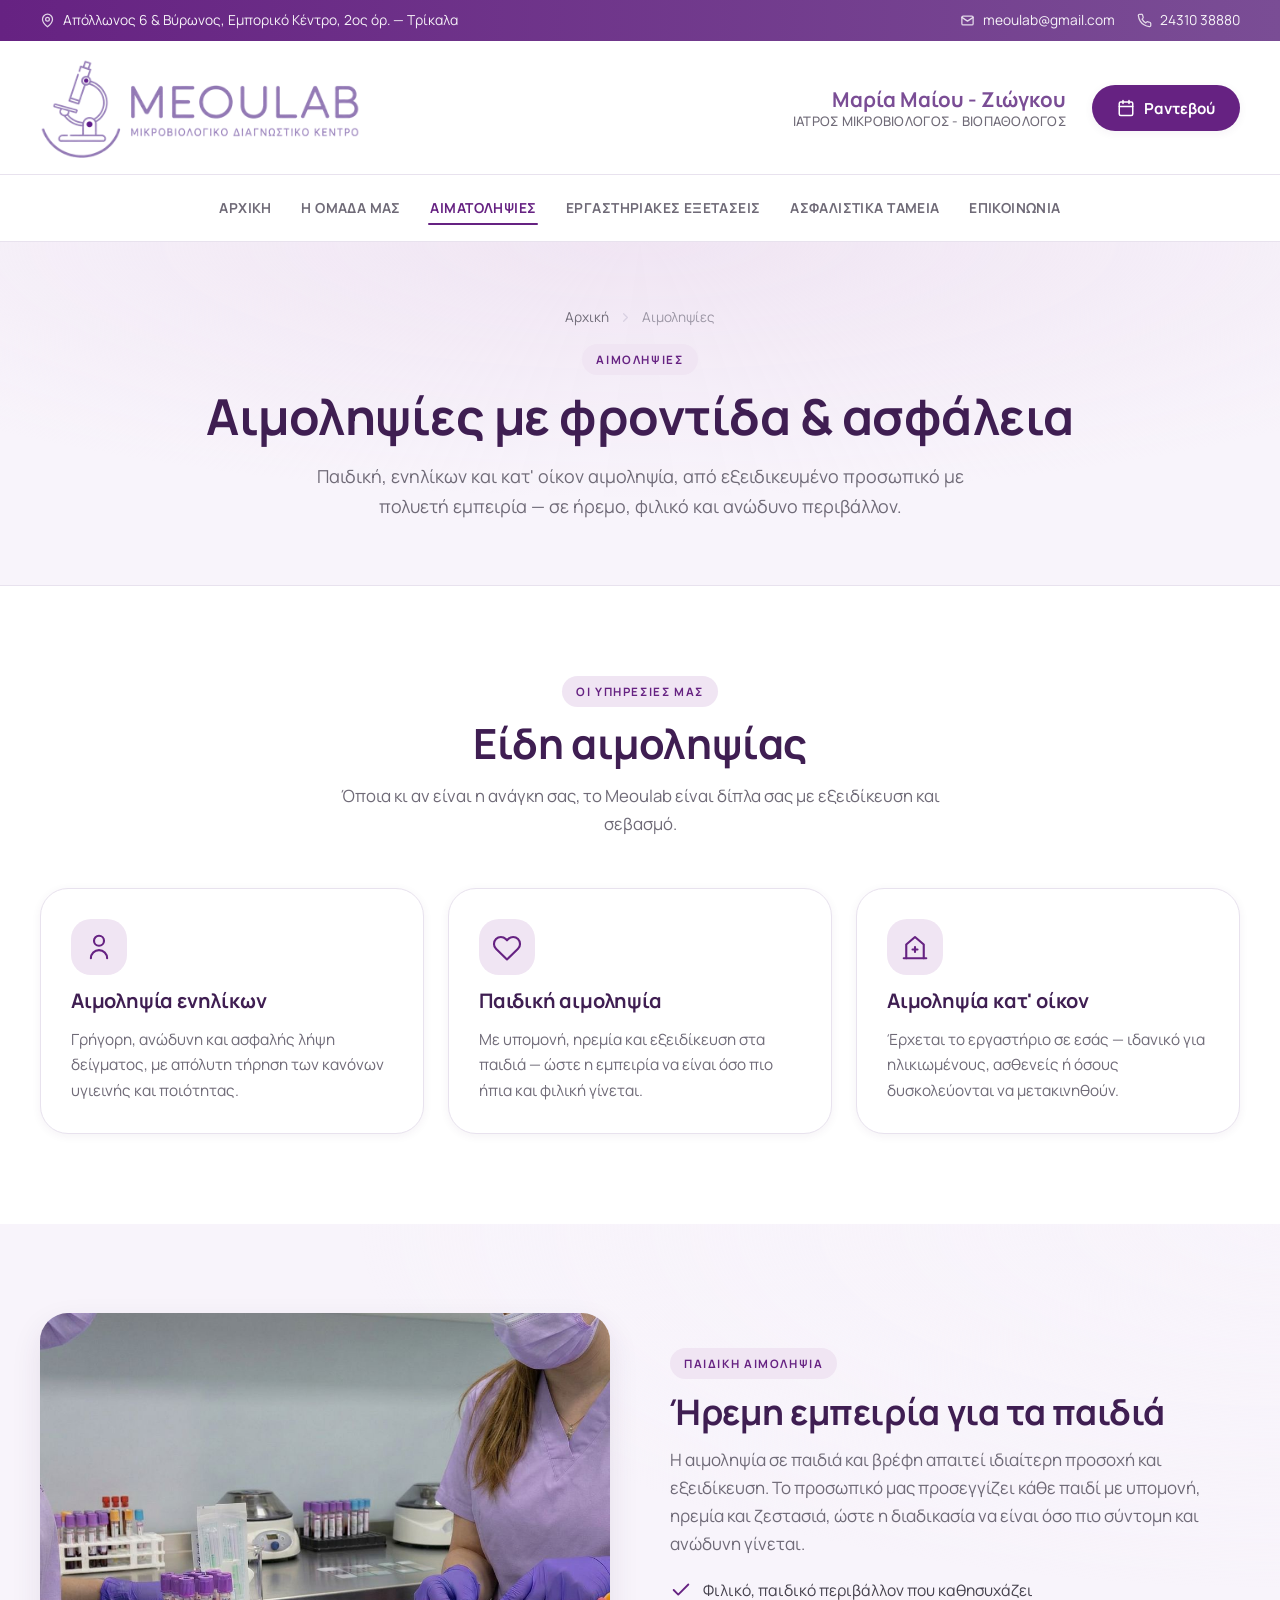
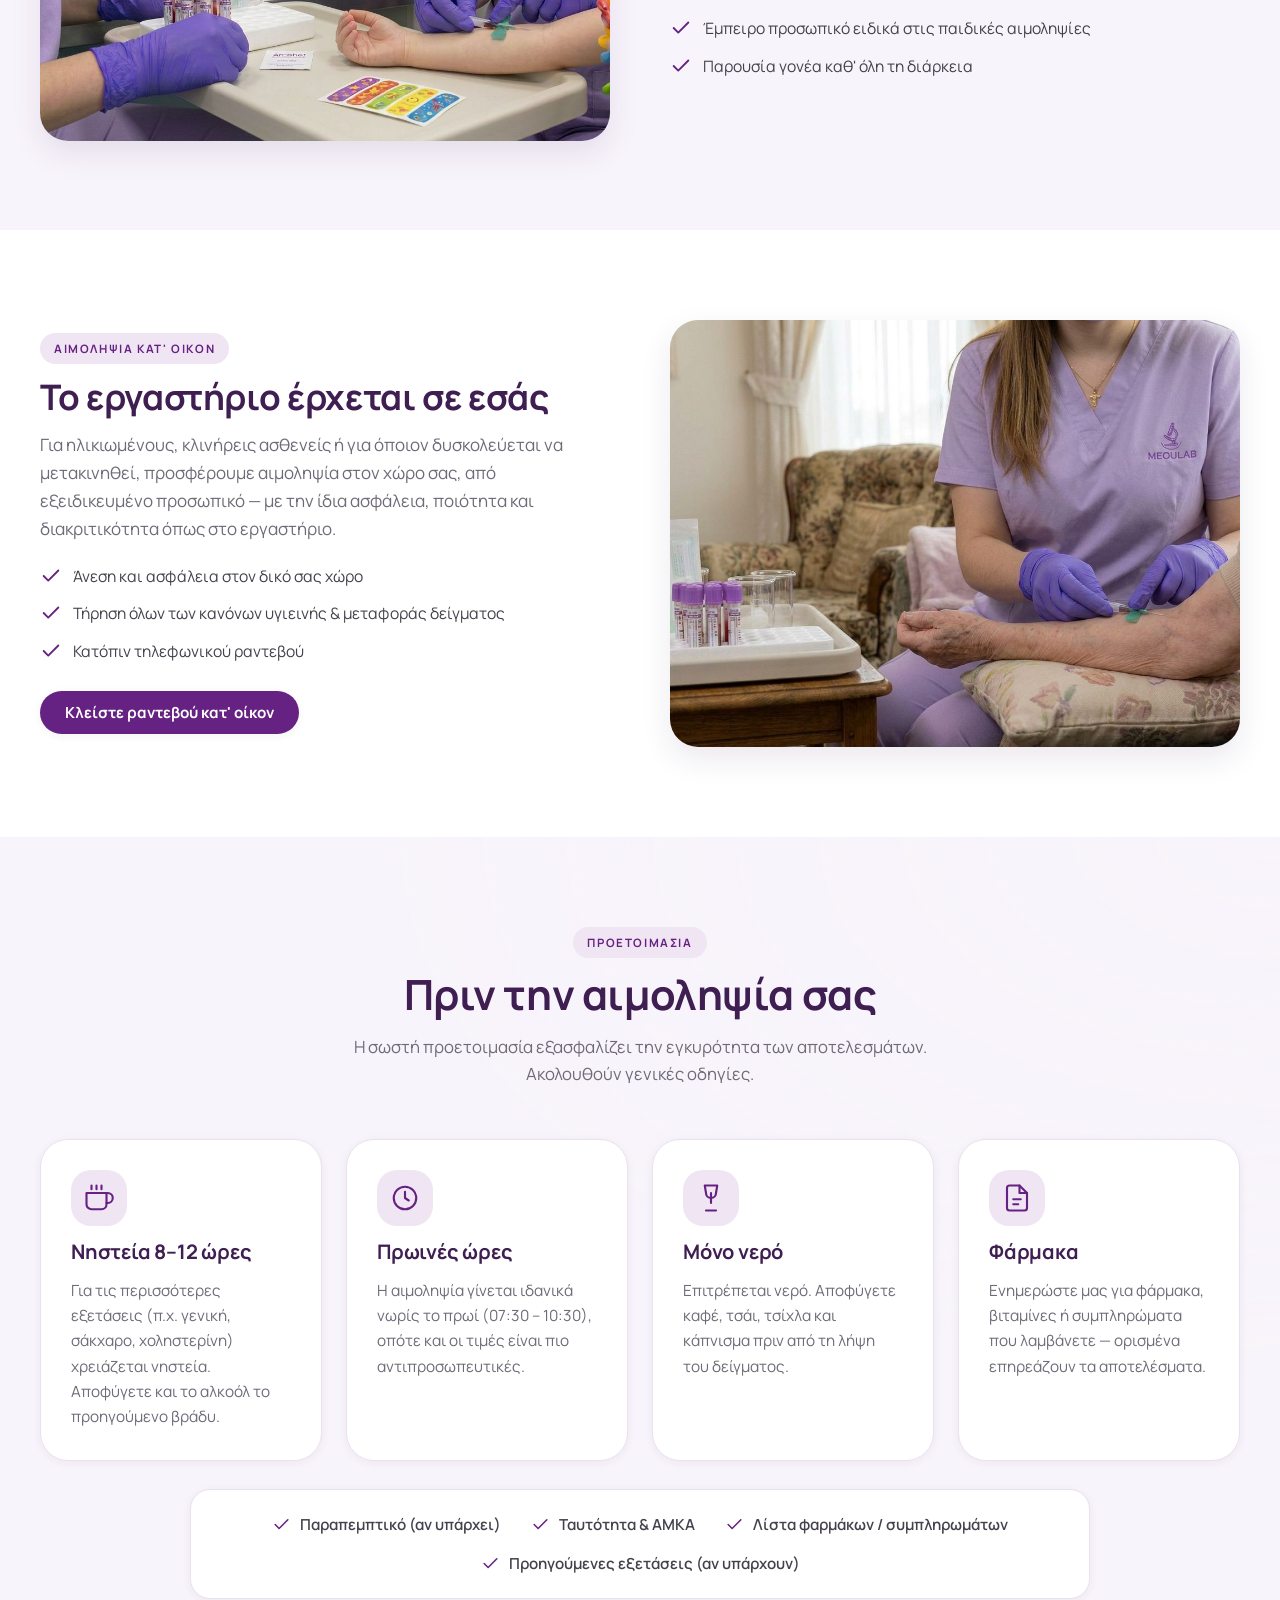
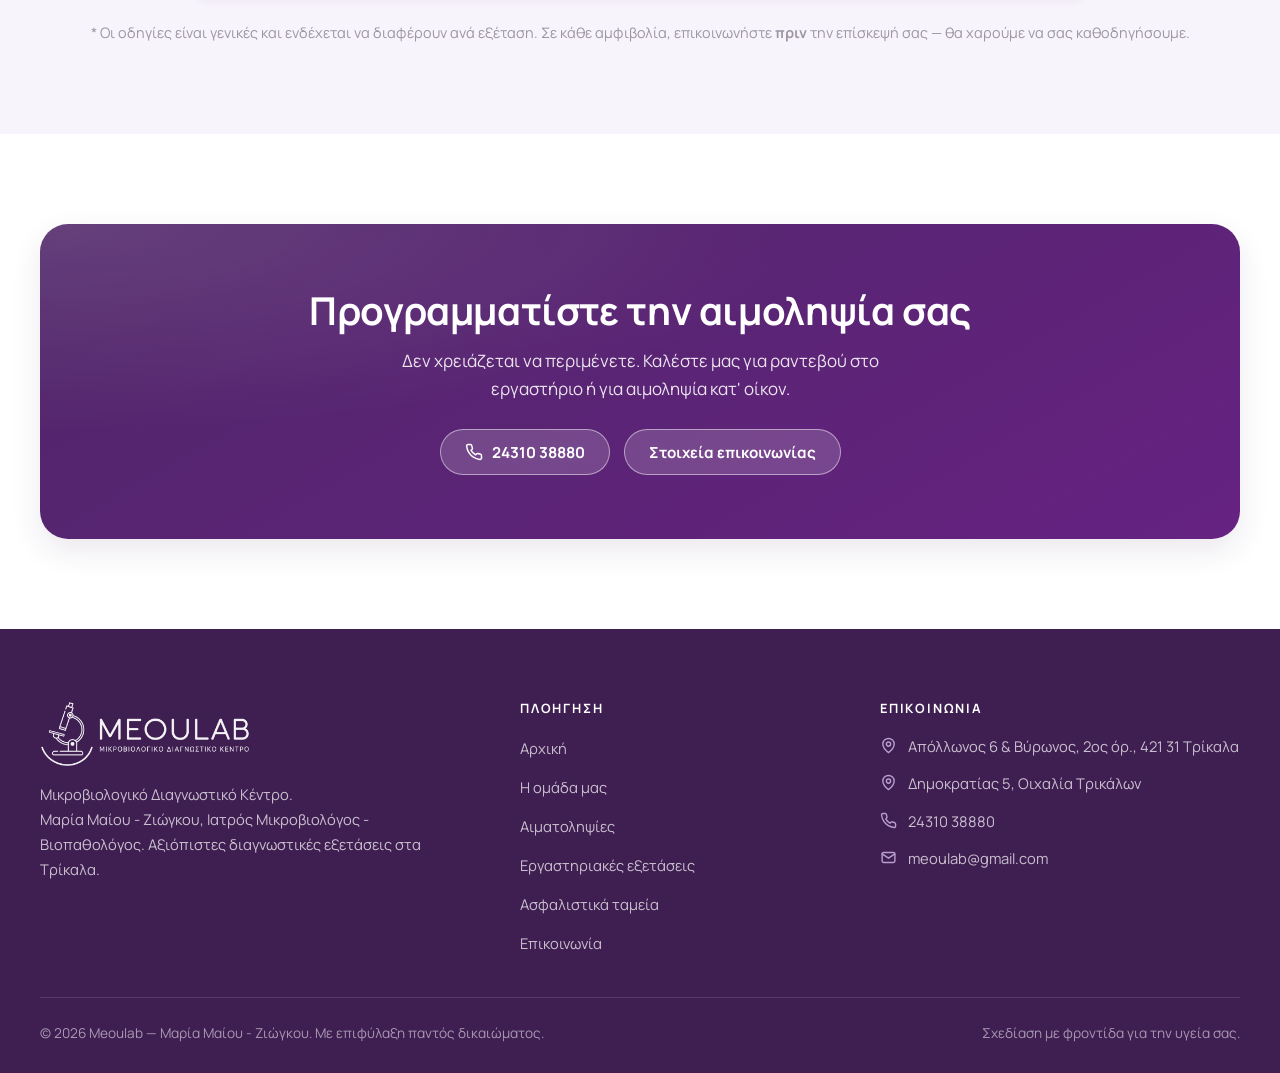
<file: aimolipsies.html>
<!DOCTYPE html>
<html lang="el">
<head>
    <meta charset="UTF-8">
    <meta name="viewport" content="width=device-width, initial-scale=1.0">
    <title>Αιμοληψίες | Meoulab — Παιδική, Ενηλίκων &amp; Κατ' οίκον, Τρίκαλα</title>
    <meta name="description" content="Αιμοληψίες στο Meoulab: παιδική, ενηλίκων και κατ' οίκον, από εξειδικευμένο προσωπικό με πολυετή εμπειρία. Οδηγίες προετοιμασίας (νηστεία) και τι να φέρετε μαζί σας. Τρίκαλα.">
    <meta name="theme-color" content="#662282">
    <link rel="icon" href="assets/logo1-header.png">

    <link rel="preconnect" href="https://fonts.googleapis.com">
    <link rel="preconnect" href="https://fonts.gstatic.com" crossorigin>
    <link href="https://fonts.googleapis.com/css2?family=Manrope:wght@400;500;600;700;800&display=swap" rel="stylesheet">

    <link rel="stylesheet" href="css/style.css">
</head>
<body>

    <!-- ============================ HEADER ============================ -->
    <header class="site-header">
        <div class="topbar">
            <div class="container topbar__inner">
                <div class="topbar__group">
                    <span class="topbar__item">
                        <span class="topbar__icon" aria-hidden="true"><svg viewBox="0 0 24 24" fill="none" stroke="currentColor" stroke-width="2" stroke-linecap="round" stroke-linejoin="round"><path d="M20 10c0 6-8 12-8 12s-8-6-8-12a8 8 0 0 1 16 0Z"/><circle cx="12" cy="10" r="3"/></svg></span>
                        Απόλλωνος 6 &amp; Βύρωνος, Εμπορικό Κέντρο, 2ος όρ. — Τρίκαλα
                    </span>
                </div>
                <div class="topbar__group">
                    <a class="topbar__item" href="mailto:meoulab@gmail.com">
                        <span class="topbar__icon" aria-hidden="true"><svg viewBox="0 0 24 24" fill="none" stroke="currentColor" stroke-width="2" stroke-linecap="round" stroke-linejoin="round"><rect x="3" y="5" width="18" height="14" rx="2"/><path d="m3 7 9 6 9-6"/></svg></span>
                        meoulab@gmail.com
                    </a>
                    <a class="topbar__item" href="tel:+302431038880">
                        <span class="topbar__icon" aria-hidden="true"><svg viewBox="0 0 24 24" fill="none" stroke="currentColor" stroke-width="2" stroke-linecap="round" stroke-linejoin="round"><path d="M22 16.9v3a2 2 0 0 1-2.2 2 19.8 19.8 0 0 1-8.6-3 19.5 19.5 0 0 1-6-6 19.8 19.8 0 0 1-3-8.6A2 2 0 0 1 4.1 2h3a2 2 0 0 1 2 1.7c.1 1 .4 1.9.7 2.8a2 2 0 0 1-.5 2.1L8.1 9.8a16 16 0 0 0 6 6l1.2-1.2a2 2 0 0 1 2.1-.5c.9.3 1.8.6 2.8.7a2 2 0 0 1 1.7 2Z"/></svg></span>
                        24310 38880
                    </a>
                </div>
            </div>
        </div>

        <div class="container brand-row">
            <a class="brand-logo" href="index.html" aria-label="Meoulab — Αρχική">
                <img src="assets/logo1-header.png" alt="MEOULAB — Μικροβιολογικό Διαγνωστικό Κέντρο">
            </a>
            <div class="brand-meta">
                <div class="brand-doc">
                    <p class="brand-doc__name">Μαρία Μαίου - Ζιώγκου</p>
                    <p class="brand-doc__role">Ιατρός Μικροβιολόγος - Βιοπαθολόγος</p>
                </div>
                <a class="btn btn--primary brand-cta" href="epikoinonia.html">
                    <svg viewBox="0 0 24 24" fill="none" stroke="currentColor" stroke-width="2" stroke-linecap="round" stroke-linejoin="round"><rect x="3" y="4" width="18" height="18" rx="2"/><path d="M16 2v4M8 2v4M3 10h18"/></svg>
                    Ραντεβού
                </a>
            </div>
        </div>

        <nav class="nav" aria-label="Κύρια πλοήγηση">
            <div class="container nav__inner">
                <button class="nav__toggle" type="button" aria-expanded="false" aria-controls="main-menu">
                    <svg viewBox="0 0 24 24" fill="none" stroke="currentColor" stroke-width="2" stroke-linecap="round"><path d="M4 6h16M4 12h16M4 18h16"/></svg>
                    Μενού
                </button>
                <ul id="main-menu" class="nav__menu">
                    <li><a href="index.html">ΑΡΧΙΚΗ</a></li>
                    <li><a href="omada.html">Η ΟΜΑΔΑ ΜΑΣ</a></li>
                    <li><a href="aimolipsies.html" class="is-active" aria-current="page">ΑΙΜΑΤΟΛΗΨΙΕΣ</a></li>
                    <li><a href="exetaseis.html">ΕΡΓΑΣΤΗΡΙΑΚΕΣ ΕΞΕΤΑΣΕΙΣ</a></li>
                    <li><a href="asfalistika.html">ΑΣΦΑΛΙΣΤΙΚΑ ΤΑΜΕΙΑ</a></li>
                    <li><a href="epikoinonia.html">ΕΠΙΚΟΙΝΩΝΙΑ</a></li>
                </ul>
            </div>
        </nav>
    </header>

    <main>
        <!-- ============================ PAGE HERO ============================ -->
        <section class="page-hero">
            <div class="container">
                <nav class="breadcrumb" aria-label="Διαδρομή">
                    <a href="index.html">Αρχική</a>
                    <svg viewBox="0 0 24 24" fill="none" stroke="currentColor" stroke-width="2" stroke-linecap="round" stroke-linejoin="round"><path d="m9 18 6-6-6-6"/></svg>
                    <span>Αιμοληψίες</span>
                </nav>
                <span class="eyebrow">Αιμοληψίες</span>
                <h1>Αιμοληψίες με φροντίδα &amp; ασφάλεια</h1>
                <p class="lead">Παιδική, ενηλίκων και κατ' οίκον αιμοληψία, από εξειδικευμένο προσωπικό με πολυετή εμπειρία — σε ήρεμο, φιλικό και ανώδυνο περιβάλλον.</p>
            </div>
        </section>

        <!-- ============================ TYPES ============================ -->
        <section class="section">
            <div class="container">
                <div class="section__head" data-reveal>
                    <span class="eyebrow">Οι υπηρεσίες μας</span>
                    <h2>Είδη αιμοληψίας</h2>
                    <p>Όποια κι αν είναι η ανάγκη σας, το Meoulab είναι δίπλα σας με εξειδίκευση και σεβασμό.</p>
                </div>
                <div class="cards">
                    <article class="card" data-reveal>
                        <span class="card__icon" aria-hidden="true"><svg viewBox="0 0 24 24" fill="none" stroke="currentColor" stroke-width="1.7" stroke-linecap="round" stroke-linejoin="round"><circle cx="12" cy="7" r="4"/><path d="M5.5 21a6.5 6.5 0 0 1 13 0"/></svg></span>
                        <h3>Αιμοληψία ενηλίκων</h3>
                        <p>Γρήγορη, ανώδυνη και ασφαλής λήψη δείγματος, με απόλυτη τήρηση των κανόνων υγιεινής και ποιότητας.</p>
                    </article>
                    <article class="card" data-reveal style="--reveal-delay:90ms">
                        <span class="card__icon" aria-hidden="true"><svg viewBox="0 0 24 24" fill="none" stroke="currentColor" stroke-width="1.7" stroke-linecap="round" stroke-linejoin="round"><path d="M20.8 5.6a5.5 5.5 0 0 0-7.8 0L12 6.6l-1-1a5.5 5.5 0 1 0-7.8 7.8l1 1L12 22l7.8-7.6 1-1a5.5 5.5 0 0 0 0-7.8Z"/></svg></span>
                        <h3>Παιδική αιμοληψία</h3>
                        <p>Με υπομονή, ηρεμία και εξειδίκευση στα παιδιά — ώστε η εμπειρία να είναι όσο πιο ήπια και φιλική γίνεται.</p>
                    </article>
                    <article class="card" data-reveal style="--reveal-delay:180ms">
                        <span class="card__icon" aria-hidden="true"><svg viewBox="0 0 24 24" fill="none" stroke="currentColor" stroke-width="1.7" stroke-linecap="round" stroke-linejoin="round"><path d="M3 21h18"/><path d="M5 21V10l7-6 7 6v11"/><path d="M12 12v4M10 14h4"/></svg></span>
                        <h3>Αιμοληψία κατ' οίκον</h3>
                        <p>Έρχεται το εργαστήριο σε εσάς — ιδανικό για ηλικιωμένους, ασθενείς ή όσους δυσκολεύονται να μετακινηθούν.</p>
                    </article>
                </div>
            </div>
        </section>

        <!-- ============================ DETAIL: PEDIATRIC ============================ -->
        <section class="section section--tint">
            <div class="container">
                <div class="split" data-reveal>
                    <div class="split__media">
                        <img src="assets/slide-pediatric.jpg" alt="Παιδική αιμοληψία στο Meoulab">
                    </div>
                    <div class="split__body">
                        <span class="eyebrow">Παιδική αιμοληψία</span>
                        <h2>Ήρεμη εμπειρία για τα παιδιά</h2>
                        <p>Η αιμοληψία σε παιδιά και βρέφη απαιτεί ιδιαίτερη προσοχή και εξειδίκευση. Το προσωπικό μας προσεγγίζει κάθε παιδί με υπομονή, ηρεμία και ζεστασιά, ώστε η διαδικασία να είναι όσο πιο σύντομη και ανώδυνη γίνεται.</p>
                        <ul class="team__list">
                            <li><svg viewBox="0 0 24 24" fill="none" stroke="currentColor" stroke-width="2" stroke-linecap="round" stroke-linejoin="round"><path d="M20 6 9 17l-5-5"/></svg> Φιλικό, παιδικό περιβάλλον που καθησυχάζει</li>
                            <li><svg viewBox="0 0 24 24" fill="none" stroke="currentColor" stroke-width="2" stroke-linecap="round" stroke-linejoin="round"><path d="M20 6 9 17l-5-5"/></svg> Έμπειρο προσωπικό ειδικά στις παιδικές αιμοληψίες</li>
                            <li><svg viewBox="0 0 24 24" fill="none" stroke="currentColor" stroke-width="2" stroke-linecap="round" stroke-linejoin="round"><path d="M20 6 9 17l-5-5"/></svg> Παρουσία γονέα καθ' όλη τη διάρκεια</li>
                        </ul>
                    </div>
                </div>
            </div>
        </section>

        <!-- ============================ DETAIL: HOME ============================ -->
        <section class="section">
            <div class="container">
                <div class="split split--reverse" data-reveal>
                    <div class="split__media">
                        <img src="assets/slide-homecare.jpg" alt="Αιμοληψία κατ' οίκον από το Meoulab">
                    </div>
                    <div class="split__body">
                        <span class="eyebrow">Αιμοληψία κατ' οίκον</span>
                        <h2>Το εργαστήριο έρχεται σε εσάς</h2>
                        <p>Για ηλικιωμένους, κλινήρεις ασθενείς ή για όποιον δυσκολεύεται να μετακινηθεί, προσφέρουμε αιμοληψία στον χώρο σας, από εξειδικευμένο προσωπικό — με την ίδια ασφάλεια, ποιότητα και διακριτικότητα όπως στο εργαστήριο.</p>
                        <ul class="team__list">
                            <li><svg viewBox="0 0 24 24" fill="none" stroke="currentColor" stroke-width="2" stroke-linecap="round" stroke-linejoin="round"><path d="M20 6 9 17l-5-5"/></svg> Άνεση και ασφάλεια στον δικό σας χώρο</li>
                            <li><svg viewBox="0 0 24 24" fill="none" stroke="currentColor" stroke-width="2" stroke-linecap="round" stroke-linejoin="round"><path d="M20 6 9 17l-5-5"/></svg> Τήρηση όλων των κανόνων υγιεινής &amp; μεταφοράς δείγματος</li>
                            <li><svg viewBox="0 0 24 24" fill="none" stroke="currentColor" stroke-width="2" stroke-linecap="round" stroke-linejoin="round"><path d="M20 6 9 17l-5-5"/></svg> Κατόπιν τηλεφωνικού ραντεβού</li>
                        </ul>
                        <a class="btn btn--primary" href="tel:+302431038880">Κλείστε ραντεβού κατ' οίκον</a>
                    </div>
                </div>
            </div>
        </section>

        <!-- ============================ PREPARATION ============================ -->
        <section class="section section--tint">
            <div class="container">
                <div class="section__head" data-reveal>
                    <span class="eyebrow">Προετοιμασία</span>
                    <h2>Πριν την αιμοληψία σας</h2>
                    <p>Η σωστή προετοιμασία εξασφαλίζει την εγκυρότητα των αποτελεσμάτων. Ακολουθούν γενικές οδηγίες.</p>
                </div>
                <div class="values">
                    <article class="card" data-reveal>
                        <span class="card__icon" aria-hidden="true"><svg viewBox="0 0 24 24" fill="none" stroke="currentColor" stroke-width="1.7" stroke-linecap="round" stroke-linejoin="round"><path d="M18 8h1a4 4 0 0 1 0 8h-1"/><path d="M2 8h16v9a4 4 0 0 1-4 4H6a4 4 0 0 1-4-4Z"/><path d="M6 2v3M10 2v3M14 2v3"/></svg></span>
                        <h3>Νηστεία 8–12 ώρες</h3>
                        <p>Για τις περισσότερες εξετάσεις (π.χ. γενική, σάκχαρο, χοληστερίνη) χρειάζεται νηστεία. Αποφύγετε και το αλκοόλ το προηγούμενο βράδυ.</p>
                    </article>
                    <article class="card" data-reveal style="--reveal-delay:80ms">
                        <span class="card__icon" aria-hidden="true"><svg viewBox="0 0 24 24" fill="none" stroke="currentColor" stroke-width="1.7" stroke-linecap="round" stroke-linejoin="round"><circle cx="12" cy="12" r="9"/><path d="M12 7v5l3 2"/></svg></span>
                        <h3>Πρωινές ώρες</h3>
                        <p>Η αιμοληψία γίνεται ιδανικά νωρίς το πρωί (07:30 – 10:30), οπότε και οι τιμές είναι πιο αντιπροσωπευτικές.</p>
                    </article>
                    <article class="card" data-reveal style="--reveal-delay:160ms">
                        <span class="card__icon" aria-hidden="true"><svg viewBox="0 0 24 24" fill="none" stroke="currentColor" stroke-width="1.7" stroke-linecap="round" stroke-linejoin="round"><path d="M7 2h10l-1 6a4 4 0 0 1-8 0Z"/><path d="M12 8v8M8 22h8"/></svg></span>
                        <h3>Μόνο νερό</h3>
                        <p>Επιτρέπεται νερό. Αποφύγετε καφέ, τσάι, τσίχλα και κάπνισμα πριν από τη λήψη του δείγματος.</p>
                    </article>
                    <article class="card" data-reveal style="--reveal-delay:240ms">
                        <span class="card__icon" aria-hidden="true"><svg viewBox="0 0 24 24" fill="none" stroke="currentColor" stroke-width="1.7" stroke-linecap="round" stroke-linejoin="round"><path d="M14 2H6a2 2 0 0 0-2 2v16a2 2 0 0 0 2 2h12a2 2 0 0 0 2-2V8Z"/><path d="M14 2v6h6M9 13h6M9 17h4"/></svg></span>
                        <h3>Φάρμακα</h3>
                        <p>Ενημερώστε μας για φάρμακα, βιταμίνες ή συμπληρώματα που λαμβάνετε — ορισμένα επηρεάζουν τα αποτελέσματα.</p>
                    </article>
                </div>

                <div class="callout" data-reveal>
                    <span class="item"><svg viewBox="0 0 24 24" fill="none" stroke="currentColor" stroke-width="2" stroke-linecap="round" stroke-linejoin="round"><path d="M20 6 9 17l-5-5"/></svg> Παραπεμπτικό (αν υπάρχει)</span>
                    <span class="item"><svg viewBox="0 0 24 24" fill="none" stroke="currentColor" stroke-width="2" stroke-linecap="round" stroke-linejoin="round"><path d="M20 6 9 17l-5-5"/></svg> Ταυτότητα &amp; ΑΜΚΑ</span>
                    <span class="item"><svg viewBox="0 0 24 24" fill="none" stroke="currentColor" stroke-width="2" stroke-linecap="round" stroke-linejoin="round"><path d="M20 6 9 17l-5-5"/></svg> Λίστα φαρμάκων / συμπληρωμάτων</span>
                    <span class="item"><svg viewBox="0 0 24 24" fill="none" stroke="currentColor" stroke-width="2" stroke-linecap="round" stroke-linejoin="round"><path d="M20 6 9 17l-5-5"/></svg> Προηγούμενες εξετάσεις (αν υπάρχουν)</span>
                </div>

                <p class="insurance__note">* Οι οδηγίες είναι γενικές και ενδέχεται να διαφέρουν ανά εξέταση. Σε κάθε αμφιβολία, επικοινωνήστε <strong>πριν</strong> την επίσκεψή σας — θα χαρούμε να σας καθοδηγήσουμε.</p>
            </div>
        </section>

        <!-- ============================ CTA ============================ -->
        <section class="section">
            <div class="container">
                <div class="cta-band" data-reveal>
                    <h2>Προγραμματίστε την αιμοληψία σας</h2>
                    <p>Δεν χρειάζεται να περιμένετε. Καλέστε μας για ραντεβού στο εργαστήριο ή για αιμοληψία κατ' οίκον.</p>
                    <div class="cta-band__actions">
                        <a class="btn btn--light" href="tel:+302431038880">
                            <svg viewBox="0 0 24 24" fill="none" stroke="currentColor" stroke-width="2" stroke-linecap="round" stroke-linejoin="round"><path d="M22 16.9v3a2 2 0 0 1-2.2 2 19.8 19.8 0 0 1-8.6-3 19.5 19.5 0 0 1-6-6 19.8 19.8 0 0 1-3-8.6A2 2 0 0 1 4.1 2h3a2 2 0 0 1 2 1.7c.1 1 .4 1.9.7 2.8a2 2 0 0 1-.5 2.1L8.1 9.8a16 16 0 0 0 6 6l1.2-1.2a2 2 0 0 1 2.1-.5c.9.3 1.8.6 2.8.7a2 2 0 0 1 1.7 2Z"/></svg>
                            24310 38880
                        </a>
                        <a class="btn btn--light" href="epikoinonia.html">Στοιχεία επικοινωνίας</a>
                    </div>
                </div>
            </div>
        </section>
    </main>

    <!-- ============================ FOOTER ============================ -->
    <footer class="footer">
        <div class="container">
            <div class="footer__grid">
                <div>
                    <img class="footer__logo" src="assets/logo1-header.png" alt="Meoulab">
                    <p>Μικροβιολογικό Διαγνωστικό Κέντρο.<br>Μαρία Μαίου - Ζιώγκου, Ιατρός Μικροβιολόγος - Βιοπαθολόγος. Αξιόπιστες διαγνωστικές εξετάσεις στα Τρίκαλα.</p>
                </div>
                <div>
                    <h4>Πλοήγηση</h4>
                    <ul class="footer__links">
                        <li><a href="index.html">Αρχική</a></li>
                        <li><a href="omada.html">Η ομάδα μας</a></li>
                        <li><a href="aimolipsies.html">Αιματοληψίες</a></li>
                        <li><a href="exetaseis.html">Εργαστηριακές εξετάσεις</a></li>
                        <li><a href="asfalistika.html">Ασφαλιστικά ταμεία</a></li>
                        <li><a href="epikoinonia.html">Επικοινωνία</a></li>
                    </ul>
                </div>
                <div>
                    <h4>Επικοινωνία</h4>
                    <div class="footer__contact">
                        <div class="row"><svg viewBox="0 0 24 24" fill="none" stroke="currentColor" stroke-width="2" stroke-linecap="round" stroke-linejoin="round"><path d="M20 10c0 6-8 12-8 12s-8-6-8-12a8 8 0 0 1 16 0Z"/><circle cx="12" cy="10" r="3"/></svg><span>Απόλλωνος 6 &amp; Βύρωνος, 2ος όρ., 421 31 Τρίκαλα</span></div>
                        <div class="row"><svg viewBox="0 0 24 24" fill="none" stroke="currentColor" stroke-width="2" stroke-linecap="round" stroke-linejoin="round"><path d="M20 10c0 6-8 12-8 12s-8-6-8-12a8 8 0 0 1 16 0Z"/><circle cx="12" cy="10" r="3"/></svg><span>Δημοκρατίας 5, Οιχαλία Τρικάλων</span></div>
                        <div class="row"><svg viewBox="0 0 24 24" fill="none" stroke="currentColor" stroke-width="2" stroke-linecap="round" stroke-linejoin="round"><path d="M22 16.9v3a2 2 0 0 1-2.2 2 19.8 19.8 0 0 1-8.6-3 19.5 19.5 0 0 1-6-6 19.8 19.8 0 0 1-3-8.6A2 2 0 0 1 4.1 2h3a2 2 0 0 1 2 1.7c.1 1 .4 1.9.7 2.8a2 2 0 0 1-.5 2.1L8.1 9.8a16 16 0 0 0 6 6l1.2-1.2a2 2 0 0 1 2.1-.5c.9.3 1.8.6 2.8.7a2 2 0 0 1 1.7 2Z"/></svg><a href="tel:+302431038880">24310 38880</a></div>
                        <div class="row"><svg viewBox="0 0 24 24" fill="none" stroke="currentColor" stroke-width="2" stroke-linecap="round" stroke-linejoin="round"><rect x="3" y="5" width="18" height="14" rx="2"/><path d="m3 7 9 6 9-6"/></svg><a href="mailto:meoulab@gmail.com">meoulab@gmail.com</a></div>
                    </div>
                </div>
            </div>
            <div class="footer__bottom">
                <span>© <span id="year">2026</span> Meoulab — Μαρία Μαίου - Ζιώγκου. Με επιφύλαξη παντός δικαιώματος.</span>
                <span>Σχεδίαση με φροντίδα για την υγεία σας.</span>
            </div>
        </div>
    </footer>

    <script src="js/main.js"></script>
</body>
</html>
</file>
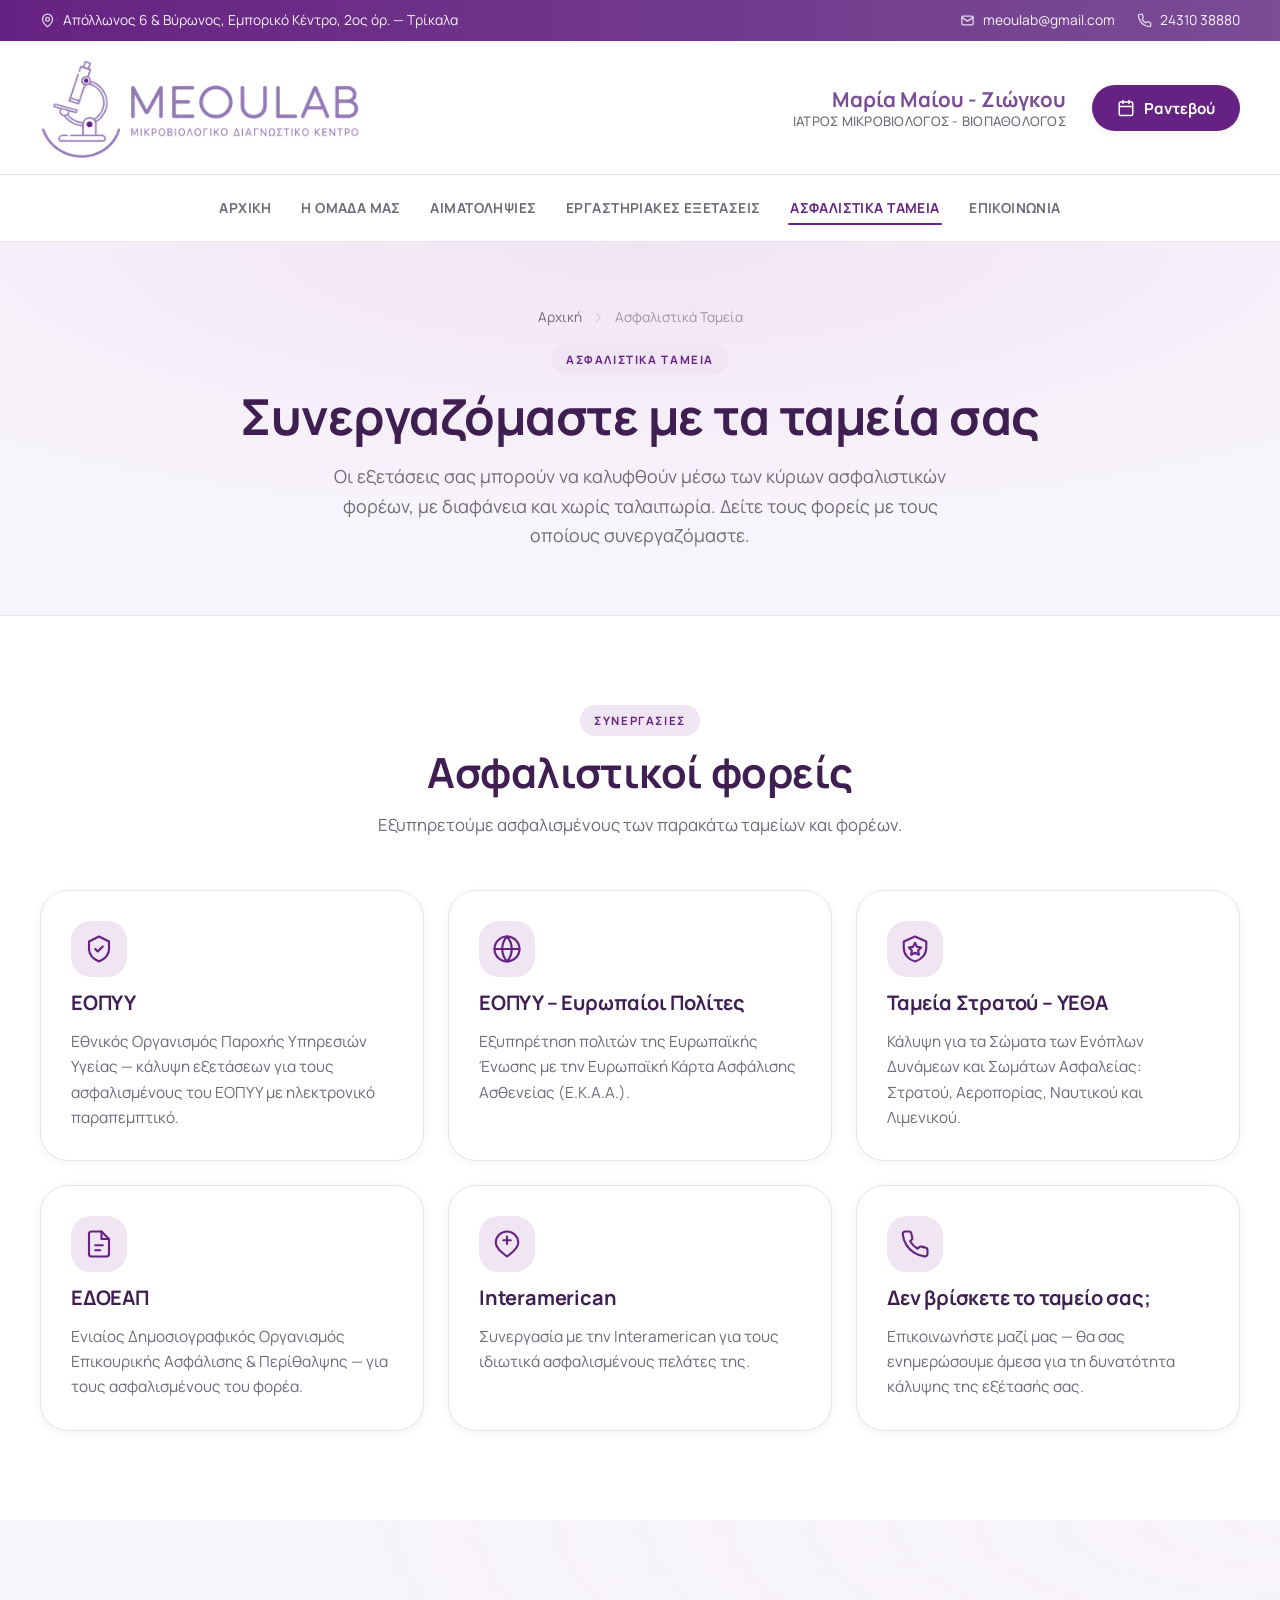
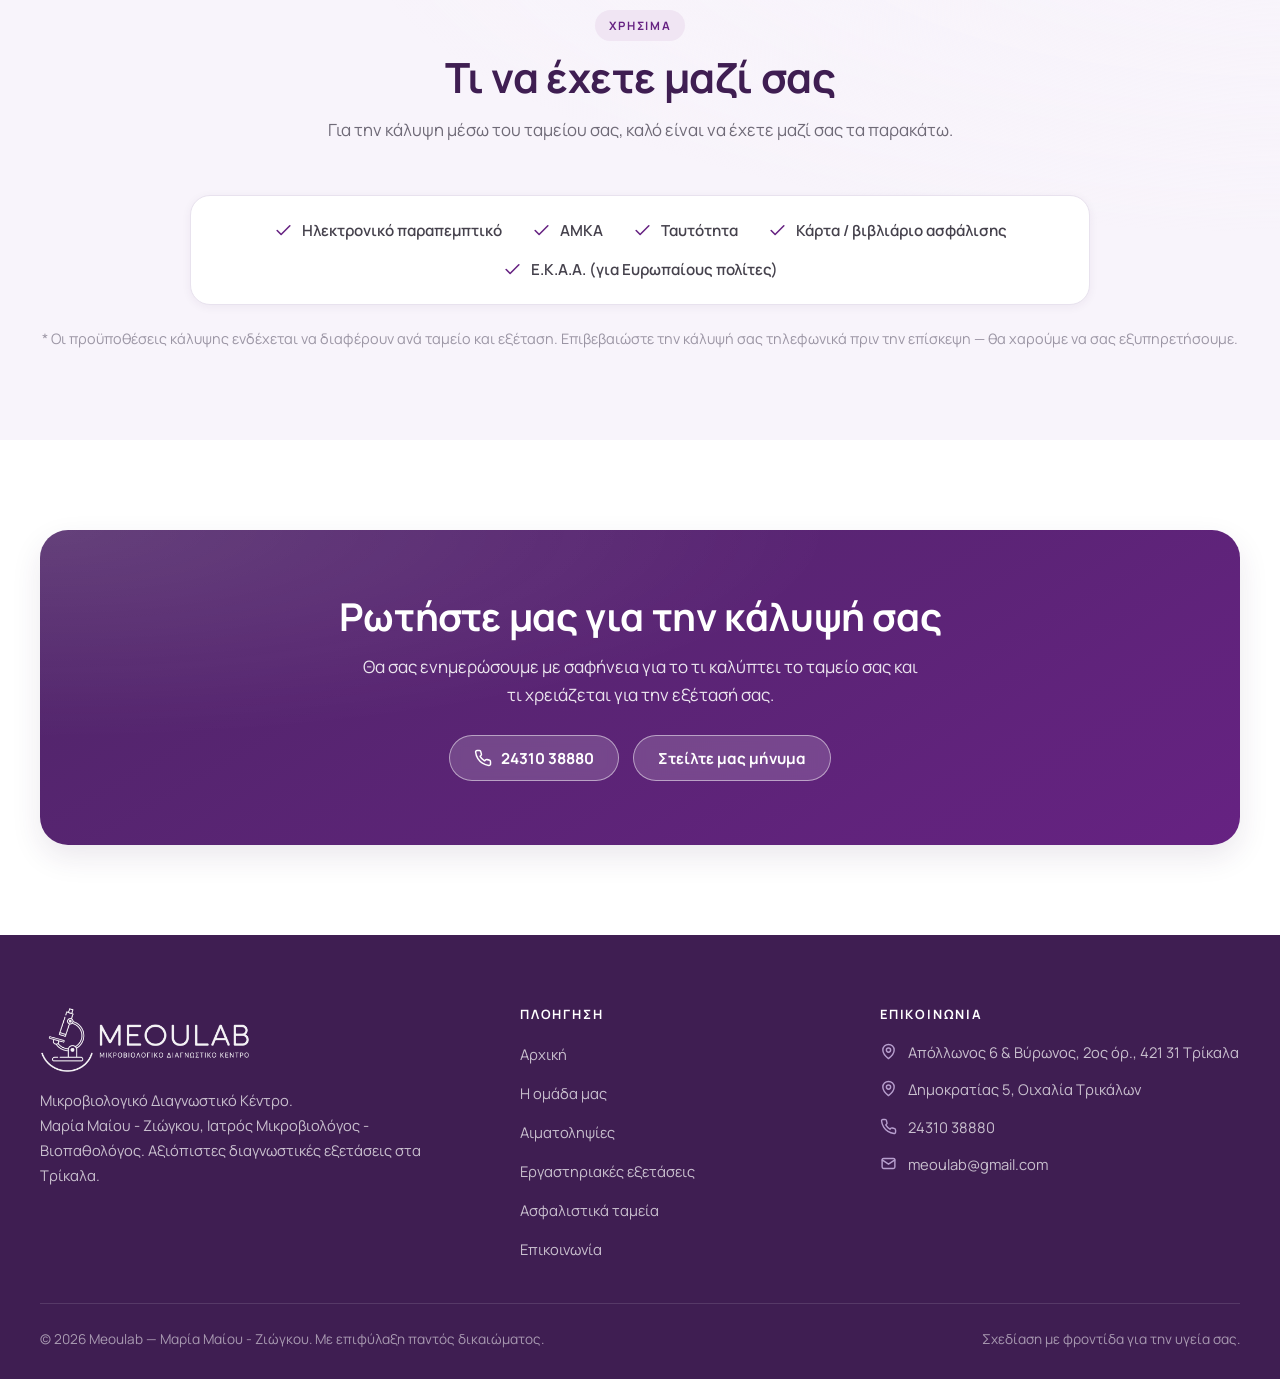
<file: asfalistika.html>
<!DOCTYPE html>
<html lang="el">
<head>
    <meta charset="UTF-8">
    <meta name="viewport" content="width=device-width, initial-scale=1.0">
    <title>Ασφαλιστικά Ταμεία | Meoulab — Μικροβιολογικό, Τρίκαλα</title>
    <meta name="description" content="Το Meoulab συνεργάζεται με τα κύρια ασφαλιστικά ταμεία: ΕΟΠΥΥ, ΕΟΠΥΥ Ευρωπαίοι Πολίτες, Ταμεία Στρατού - ΥΕΘΑ (Στρατού, Αεροπορίας, Ναυτικού, Λιμενικού), ΕΔΟΕΑΠ και Interamerican. Τρίκαλα.">
    <meta name="theme-color" content="#662282">
    <link rel="icon" href="assets/logo1-header.png">

    <link rel="preconnect" href="https://fonts.googleapis.com">
    <link rel="preconnect" href="https://fonts.gstatic.com" crossorigin>
    <link href="https://fonts.googleapis.com/css2?family=Manrope:wght@400;500;600;700;800&display=swap" rel="stylesheet">

    <link rel="stylesheet" href="css/style.css">
</head>
<body>

    <!-- ============================ HEADER ============================ -->
    <header class="site-header">
        <div class="topbar">
            <div class="container topbar__inner">
                <div class="topbar__group">
                    <span class="topbar__item">
                        <span class="topbar__icon" aria-hidden="true"><svg viewBox="0 0 24 24" fill="none" stroke="currentColor" stroke-width="2" stroke-linecap="round" stroke-linejoin="round"><path d="M20 10c0 6-8 12-8 12s-8-6-8-12a8 8 0 0 1 16 0Z"/><circle cx="12" cy="10" r="3"/></svg></span>
                        Απόλλωνος 6 &amp; Βύρωνος, Εμπορικό Κέντρο, 2ος όρ. — Τρίκαλα
                    </span>
                </div>
                <div class="topbar__group">
                    <a class="topbar__item" href="mailto:meoulab@gmail.com">
                        <span class="topbar__icon" aria-hidden="true"><svg viewBox="0 0 24 24" fill="none" stroke="currentColor" stroke-width="2" stroke-linecap="round" stroke-linejoin="round"><rect x="3" y="5" width="18" height="14" rx="2"/><path d="m3 7 9 6 9-6"/></svg></span>
                        meoulab@gmail.com
                    </a>
                    <a class="topbar__item" href="tel:+302431038880">
                        <span class="topbar__icon" aria-hidden="true"><svg viewBox="0 0 24 24" fill="none" stroke="currentColor" stroke-width="2" stroke-linecap="round" stroke-linejoin="round"><path d="M22 16.9v3a2 2 0 0 1-2.2 2 19.8 19.8 0 0 1-8.6-3 19.5 19.5 0 0 1-6-6 19.8 19.8 0 0 1-3-8.6A2 2 0 0 1 4.1 2h3a2 2 0 0 1 2 1.7c.1 1 .4 1.9.7 2.8a2 2 0 0 1-.5 2.1L8.1 9.8a16 16 0 0 0 6 6l1.2-1.2a2 2 0 0 1 2.1-.5c.9.3 1.8.6 2.8.7a2 2 0 0 1 1.7 2Z"/></svg></span>
                        24310 38880
                    </a>
                </div>
            </div>
        </div>

        <div class="container brand-row">
            <a class="brand-logo" href="index.html" aria-label="Meoulab — Αρχική">
                <img src="assets/logo1-header.png" alt="MEOULAB — Μικροβιολογικό Διαγνωστικό Κέντρο">
            </a>
            <div class="brand-meta">
                <div class="brand-doc">
                    <p class="brand-doc__name">Μαρία Μαίου - Ζιώγκου</p>
                    <p class="brand-doc__role">Ιατρός Μικροβιολόγος - Βιοπαθολόγος</p>
                </div>
                <a class="btn btn--primary brand-cta" href="epikoinonia.html">
                    <svg viewBox="0 0 24 24" fill="none" stroke="currentColor" stroke-width="2" stroke-linecap="round" stroke-linejoin="round"><rect x="3" y="4" width="18" height="18" rx="2"/><path d="M16 2v4M8 2v4M3 10h18"/></svg>
                    Ραντεβού
                </a>
            </div>
        </div>

        <nav class="nav" aria-label="Κύρια πλοήγηση">
            <div class="container nav__inner">
                <button class="nav__toggle" type="button" aria-expanded="false" aria-controls="main-menu">
                    <svg viewBox="0 0 24 24" fill="none" stroke="currentColor" stroke-width="2" stroke-linecap="round"><path d="M4 6h16M4 12h16M4 18h16"/></svg>
                    Μενού
                </button>
                <ul id="main-menu" class="nav__menu">
                    <li><a href="index.html">ΑΡΧΙΚΗ</a></li>
                    <li><a href="omada.html">Η ΟΜΑΔΑ ΜΑΣ</a></li>
                    <li><a href="aimolipsies.html">ΑΙΜΑΤΟΛΗΨΙΕΣ</a></li>
                    <li><a href="exetaseis.html">ΕΡΓΑΣΤΗΡΙΑΚΕΣ ΕΞΕΤΑΣΕΙΣ</a></li>
                    <li><a href="asfalistika.html" class="is-active" aria-current="page">ΑΣΦΑΛΙΣΤΙΚΑ ΤΑΜΕΙΑ</a></li>
                    <li><a href="epikoinonia.html">ΕΠΙΚΟΙΝΩΝΙΑ</a></li>
                </ul>
            </div>
        </nav>
    </header>

    <main>
        <!-- ============================ PAGE HERO ============================ -->
        <section class="page-hero">
            <div class="container">
                <nav class="breadcrumb" aria-label="Διαδρομή">
                    <a href="index.html">Αρχική</a>
                    <svg viewBox="0 0 24 24" fill="none" stroke="currentColor" stroke-width="2" stroke-linecap="round" stroke-linejoin="round"><path d="m9 18 6-6-6-6"/></svg>
                    <span>Ασφαλιστικά Ταμεία</span>
                </nav>
                <span class="eyebrow">Ασφαλιστικά Ταμεία</span>
                <h1>Συνεργαζόμαστε με τα ταμεία σας</h1>
                <p class="lead">Οι εξετάσεις σας μπορούν να καλυφθούν μέσω των κύριων ασφαλιστικών φορέων, με διαφάνεια και χωρίς ταλαιπωρία. Δείτε τους φορείς με τους οποίους συνεργαζόμαστε.</p>
            </div>
        </section>

        <!-- ============================ FUNDS ============================ -->
        <section class="section">
            <div class="container">
                <div class="section__head" data-reveal>
                    <span class="eyebrow">Συνεργασίες</span>
                    <h2>Ασφαλιστικοί φορείς</h2>
                    <p>Εξυπηρετούμε ασφαλισμένους των παρακάτω ταμείων και φορέων.</p>
                </div>
                <div class="cards">
                    <article class="card" data-reveal>
                        <span class="card__icon" aria-hidden="true"><svg viewBox="0 0 24 24" fill="none" stroke="currentColor" stroke-width="1.7" stroke-linecap="round" stroke-linejoin="round"><path d="M12 2 4 6v6c0 5 3.5 8 8 10 4.5-2 8-5 8-10V6l-8-4Z"/><path d="m9 12 2 2 4-4"/></svg></span>
                        <h3>ΕΟΠΥΥ</h3>
                        <p>Εθνικός Οργανισμός Παροχής Υπηρεσιών Υγείας — κάλυψη εξετάσεων για τους ασφαλισμένους του ΕΟΠΥΥ με ηλεκτρονικό παραπεμπτικό.</p>
                    </article>
                    <article class="card" data-reveal style="--reveal-delay:80ms">
                        <span class="card__icon" aria-hidden="true"><svg viewBox="0 0 24 24" fill="none" stroke="currentColor" stroke-width="1.7" stroke-linecap="round" stroke-linejoin="round"><circle cx="12" cy="12" r="10"/><path d="M2 12h20M12 2a15 15 0 0 1 0 20M12 2a15 15 0 0 0 0 20"/></svg></span>
                        <h3>ΕΟΠΥΥ – Ευρωπαίοι Πολίτες</h3>
                        <p>Εξυπηρέτηση πολιτών της Ευρωπαϊκής Ένωσης με την Ευρωπαϊκή Κάρτα Ασφάλισης Ασθενείας (Ε.Κ.Α.Α.).</p>
                    </article>
                    <article class="card" data-reveal style="--reveal-delay:160ms">
                        <span class="card__icon" aria-hidden="true"><svg viewBox="0 0 24 24" fill="none" stroke="currentColor" stroke-width="1.7" stroke-linecap="round" stroke-linejoin="round"><path d="M12 2 3 6v5c0 5.2 3.7 9.5 9 11 5.3-1.5 9-5.8 9-11V6l-9-4Z"/><path d="m12 7 1.6 3.3 3.4.5-2.5 2.4.6 3.4-3.1-1.6-3.1 1.6.6-3.4L7 10.8l3.4-.5z"/></svg></span>
                        <h3>Ταμεία Στρατού – ΥΕΘΑ</h3>
                        <p>Κάλυψη για τα Σώματα των Ενόπλων Δυνάμεων και Σωμάτων Ασφαλείας: Στρατού, Αεροπορίας, Ναυτικού και Λιμενικού.</p>
                    </article>
                    <article class="card" data-reveal style="--reveal-delay:80ms">
                        <span class="card__icon" aria-hidden="true"><svg viewBox="0 0 24 24" fill="none" stroke="currentColor" stroke-width="1.7" stroke-linecap="round" stroke-linejoin="round"><path d="M14 2H6a2 2 0 0 0-2 2v16a2 2 0 0 0 2 2h12a2 2 0 0 0 2-2V8Z"/><path d="M14 2v6h6M9 13h6M9 17h4"/></svg></span>
                        <h3>ΕΔΟΕΑΠ</h3>
                        <p>Ενιαίος Δημοσιογραφικός Οργανισμός Επικουρικής Ασφάλισης &amp; Περίθαλψης — για τους ασφαλισμένους του φορέα.</p>
                    </article>
                    <article class="card" data-reveal style="--reveal-delay:160ms">
                        <span class="card__icon" aria-hidden="true"><svg viewBox="0 0 24 24" fill="none" stroke="currentColor" stroke-width="1.7" stroke-linecap="round" stroke-linejoin="round"><path d="M12 2a9 9 0 0 0-9 9c0 3 2 6 9 11 7-5 9-8 9-11a9 9 0 0 0-9-9Z"/><path d="M12 6v6M9 9h6"/></svg></span>
                        <h3>Interamerican</h3>
                        <p>Συνεργασία με την Interamerican για τους ιδιωτικά ασφαλισμένους πελάτες της.</p>
                    </article>
                    <article class="card" data-reveal style="--reveal-delay:240ms">
                        <span class="card__icon" aria-hidden="true"><svg viewBox="0 0 24 24" fill="none" stroke="currentColor" stroke-width="1.7" stroke-linecap="round" stroke-linejoin="round"><path d="M22 16.9v3a2 2 0 0 1-2.2 2 19.8 19.8 0 0 1-8.6-3 19.5 19.5 0 0 1-6-6 19.8 19.8 0 0 1-3-8.6A2 2 0 0 1 4.1 2h3a2 2 0 0 1 2 1.7c.1 1 .4 1.9.7 2.8a2 2 0 0 1-.5 2.1L8.1 9.8a16 16 0 0 0 6 6l1.2-1.2a2 2 0 0 1 2.1-.5c.9.3 1.8.6 2.8.7a2 2 0 0 1 1.7 2Z"/></svg></span>
                        <h3>Δεν βρίσκετε το ταμείο σας;</h3>
                        <p>Επικοινωνήστε μαζί μας — θα σας ενημερώσουμε άμεσα για τη δυνατότητα κάλυψης της εξέτασής σας.</p>
                    </article>
                </div>
            </div>
        </section>

        <!-- ============================ DOCUMENTS ============================ -->
        <section class="section section--tint">
            <div class="container">
                <div class="section__head" data-reveal>
                    <span class="eyebrow">Χρήσιμα</span>
                    <h2>Τι να έχετε μαζί σας</h2>
                    <p>Για την κάλυψη μέσω του ταμείου σας, καλό είναι να έχετε μαζί σας τα παρακάτω.</p>
                </div>
                <div class="callout" data-reveal>
                    <span class="item"><svg viewBox="0 0 24 24" fill="none" stroke="currentColor" stroke-width="2" stroke-linecap="round" stroke-linejoin="round"><path d="M20 6 9 17l-5-5"/></svg> Ηλεκτρονικό παραπεμπτικό</span>
                    <span class="item"><svg viewBox="0 0 24 24" fill="none" stroke="currentColor" stroke-width="2" stroke-linecap="round" stroke-linejoin="round"><path d="M20 6 9 17l-5-5"/></svg> ΑΜΚΑ</span>
                    <span class="item"><svg viewBox="0 0 24 24" fill="none" stroke="currentColor" stroke-width="2" stroke-linecap="round" stroke-linejoin="round"><path d="M20 6 9 17l-5-5"/></svg> Ταυτότητα</span>
                    <span class="item"><svg viewBox="0 0 24 24" fill="none" stroke="currentColor" stroke-width="2" stroke-linecap="round" stroke-linejoin="round"><path d="M20 6 9 17l-5-5"/></svg> Κάρτα / βιβλιάριο ασφάλισης</span>
                    <span class="item"><svg viewBox="0 0 24 24" fill="none" stroke="currentColor" stroke-width="2" stroke-linecap="round" stroke-linejoin="round"><path d="M20 6 9 17l-5-5"/></svg> Ε.Κ.Α.Α. (για Ευρωπαίους πολίτες)</span>
                </div>
                <p class="insurance__note">* Οι προϋποθέσεις κάλυψης ενδέχεται να διαφέρουν ανά ταμείο και εξέταση. Επιβεβαιώστε την κάλυψή σας τηλεφωνικά πριν την επίσκεψη — θα χαρούμε να σας εξυπηρετήσουμε.</p>
            </div>
        </section>

        <!-- ============================ CTA ============================ -->
        <section class="section">
            <div class="container">
                <div class="cta-band" data-reveal>
                    <h2>Ρωτήστε μας για την κάλυψή σας</h2>
                    <p>Θα σας ενημερώσουμε με σαφήνεια για το τι καλύπτει το ταμείο σας και τι χρειάζεται για την εξέτασή σας.</p>
                    <div class="cta-band__actions">
                        <a class="btn btn--light" href="tel:+302431038880">
                            <svg viewBox="0 0 24 24" fill="none" stroke="currentColor" stroke-width="2" stroke-linecap="round" stroke-linejoin="round"><path d="M22 16.9v3a2 2 0 0 1-2.2 2 19.8 19.8 0 0 1-8.6-3 19.5 19.5 0 0 1-6-6 19.8 19.8 0 0 1-3-8.6A2 2 0 0 1 4.1 2h3a2 2 0 0 1 2 1.7c.1 1 .4 1.9.7 2.8a2 2 0 0 1-.5 2.1L8.1 9.8a16 16 0 0 0 6 6l1.2-1.2a2 2 0 0 1 2.1-.5c.9.3 1.8.6 2.8.7a2 2 0 0 1 1.7 2Z"/></svg>
                            24310 38880
                        </a>
                        <a class="btn btn--light" href="epikoinonia.html">Στείλτε μας μήνυμα</a>
                    </div>
                </div>
            </div>
        </section>
    </main>

    <!-- ============================ FOOTER ============================ -->
    <footer class="footer">
        <div class="container">
            <div class="footer__grid">
                <div>
                    <img class="footer__logo" src="assets/logo1-header.png" alt="Meoulab">
                    <p>Μικροβιολογικό Διαγνωστικό Κέντρο.<br>Μαρία Μαίου - Ζιώγκου, Ιατρός Μικροβιολόγος - Βιοπαθολόγος. Αξιόπιστες διαγνωστικές εξετάσεις στα Τρίκαλα.</p>
                </div>
                <div>
                    <h4>Πλοήγηση</h4>
                    <ul class="footer__links">
                        <li><a href="index.html">Αρχική</a></li>
                        <li><a href="omada.html">Η ομάδα μας</a></li>
                        <li><a href="aimolipsies.html">Αιματοληψίες</a></li>
                        <li><a href="exetaseis.html">Εργαστηριακές εξετάσεις</a></li>
                        <li><a href="asfalistika.html">Ασφαλιστικά ταμεία</a></li>
                        <li><a href="epikoinonia.html">Επικοινωνία</a></li>
                    </ul>
                </div>
                <div>
                    <h4>Επικοινωνία</h4>
                    <div class="footer__contact">
                        <div class="row"><svg viewBox="0 0 24 24" fill="none" stroke="currentColor" stroke-width="2" stroke-linecap="round" stroke-linejoin="round"><path d="M20 10c0 6-8 12-8 12s-8-6-8-12a8 8 0 0 1 16 0Z"/><circle cx="12" cy="10" r="3"/></svg><span>Απόλλωνος 6 &amp; Βύρωνος, 2ος όρ., 421 31 Τρίκαλα</span></div>
                        <div class="row"><svg viewBox="0 0 24 24" fill="none" stroke="currentColor" stroke-width="2" stroke-linecap="round" stroke-linejoin="round"><path d="M20 10c0 6-8 12-8 12s-8-6-8-12a8 8 0 0 1 16 0Z"/><circle cx="12" cy="10" r="3"/></svg><span>Δημοκρατίας 5, Οιχαλία Τρικάλων</span></div>
                        <div class="row"><svg viewBox="0 0 24 24" fill="none" stroke="currentColor" stroke-width="2" stroke-linecap="round" stroke-linejoin="round"><path d="M22 16.9v3a2 2 0 0 1-2.2 2 19.8 19.8 0 0 1-8.6-3 19.5 19.5 0 0 1-6-6 19.8 19.8 0 0 1-3-8.6A2 2 0 0 1 4.1 2h3a2 2 0 0 1 2 1.7c.1 1 .4 1.9.7 2.8a2 2 0 0 1-.5 2.1L8.1 9.8a16 16 0 0 0 6 6l1.2-1.2a2 2 0 0 1 2.1-.5c.9.3 1.8.6 2.8.7a2 2 0 0 1 1.7 2Z"/></svg><a href="tel:+302431038880">24310 38880</a></div>
                        <div class="row"><svg viewBox="0 0 24 24" fill="none" stroke="currentColor" stroke-width="2" stroke-linecap="round" stroke-linejoin="round"><rect x="3" y="5" width="18" height="14" rx="2"/><path d="m3 7 9 6 9-6"/></svg><a href="mailto:meoulab@gmail.com">meoulab@gmail.com</a></div>
                    </div>
                </div>
            </div>
            <div class="footer__bottom">
                <span>© <span id="year">2026</span> Meoulab — Μαρία Μαίου - Ζιώγκου. Με επιφύλαξη παντός δικαιώματος.</span>
                <span>Σχεδίαση με φροντίδα για την υγεία σας.</span>
            </div>
        </div>
    </footer>

    <script src="js/main.js"></script>
</body>
</html>
</file>
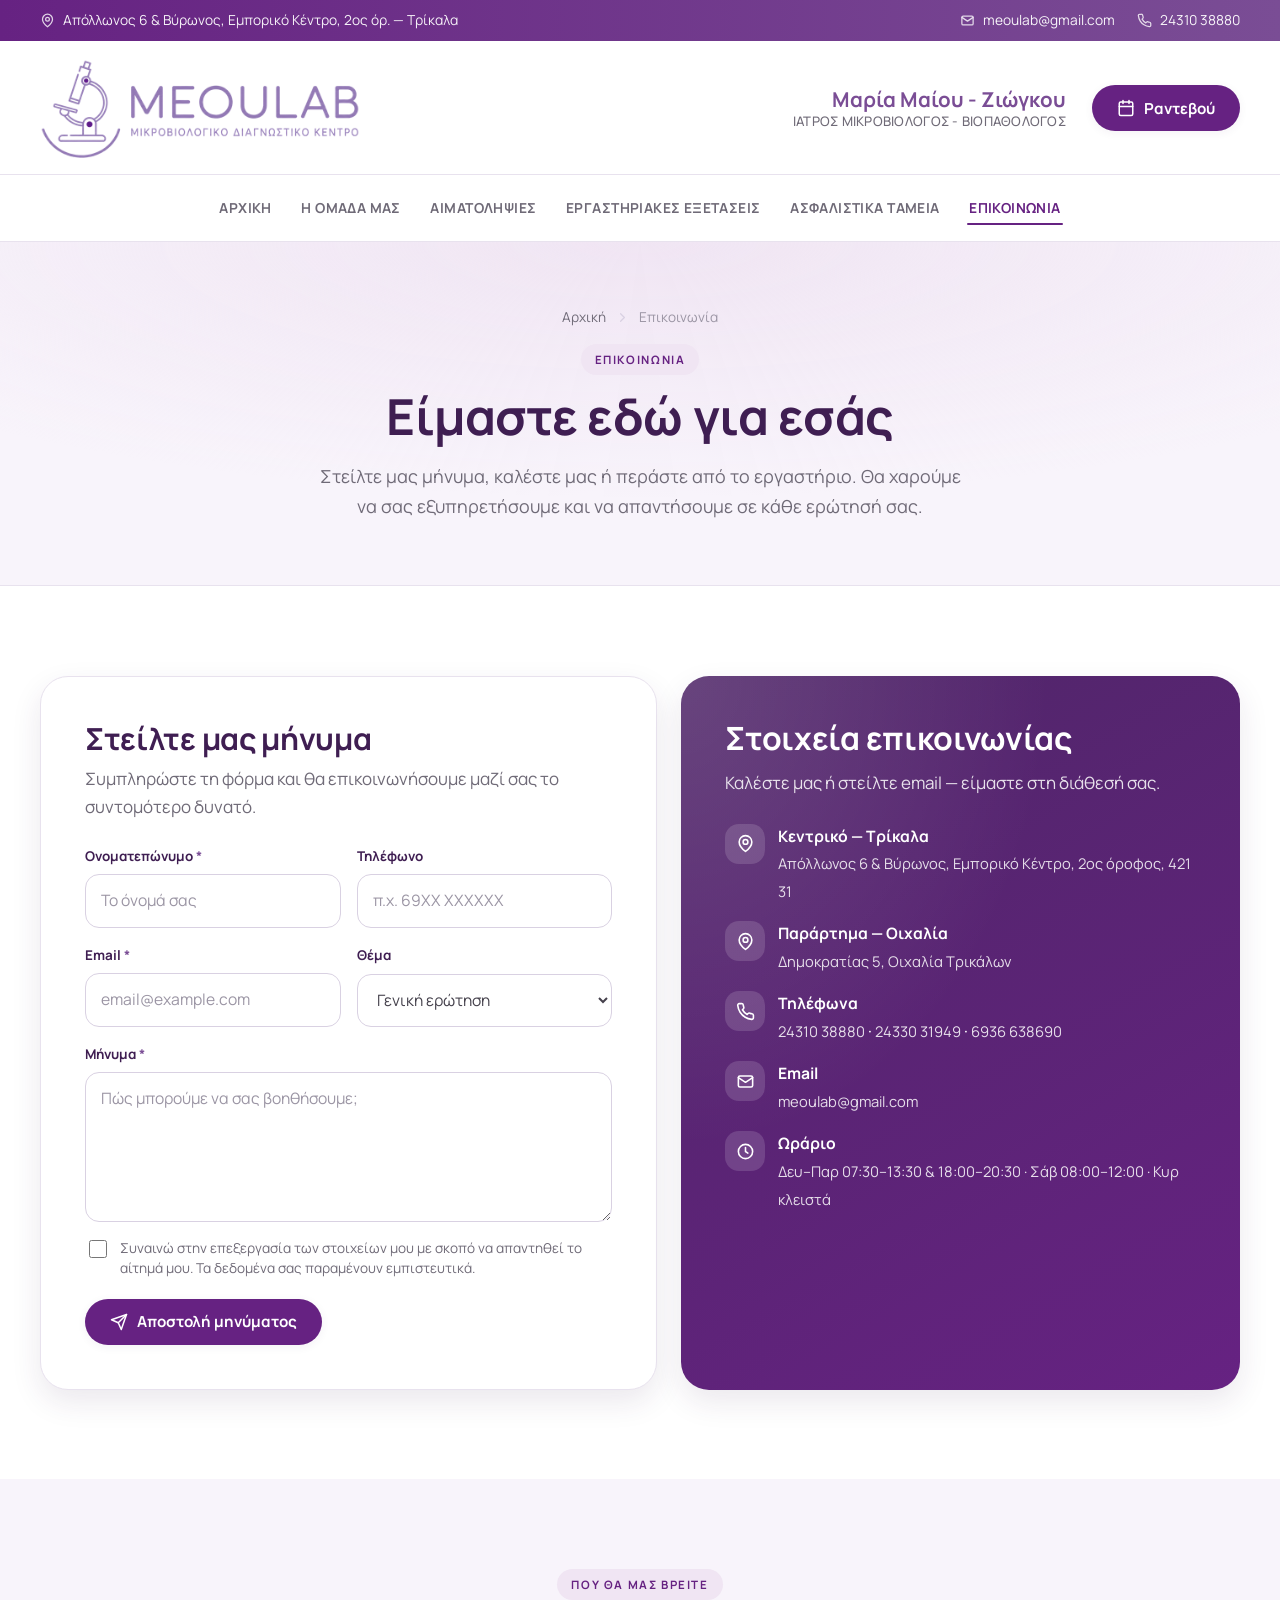
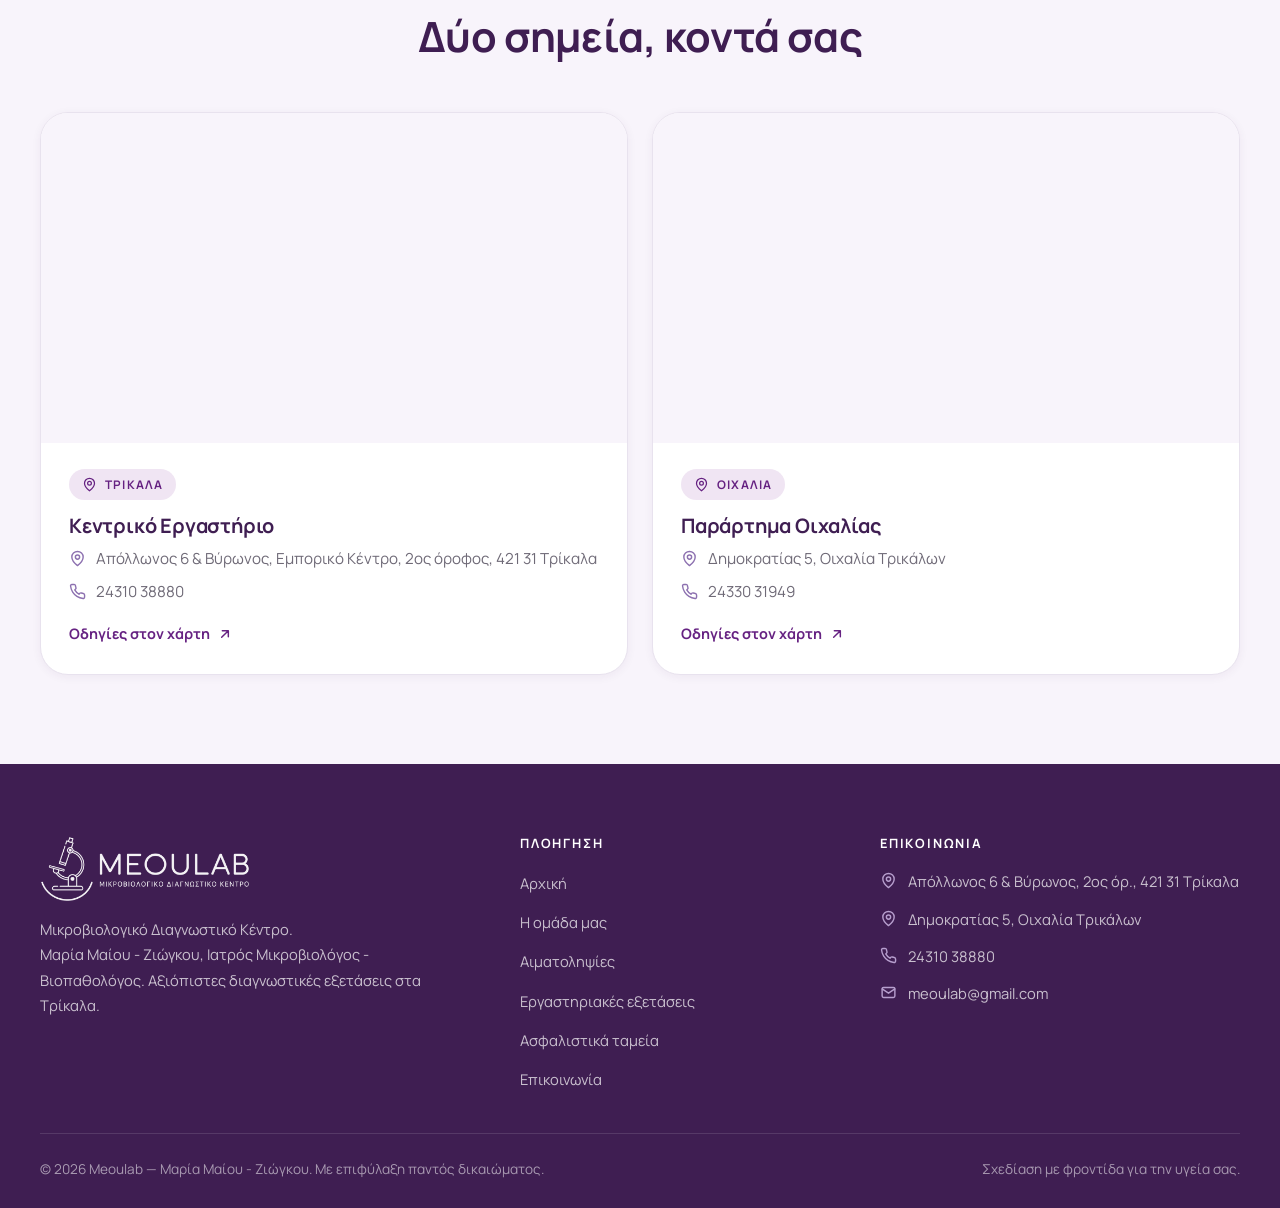
<file: epikoinonia.html>
<!DOCTYPE html>
<html lang="el">
<head>
    <meta charset="UTF-8">
    <meta name="viewport" content="width=device-width, initial-scale=1.0">
    <title>Επικοινωνία | Meoulab — Μαρία Μαίου - Ζιώγκου, Τρίκαλα</title>
    <meta name="description" content="Επικοινωνήστε με το Meoulab: φόρμα μηνύματος, τηλέφωνα, email, ωράριο και χάρτης. Δύο σημεία εξυπηρέτησης στα Τρίκαλα και στην Οιχαλία.">
    <meta name="theme-color" content="#662282">
    <link rel="icon" href="assets/logo1-header.png">

    <link rel="preconnect" href="https://fonts.googleapis.com">
    <link rel="preconnect" href="https://fonts.gstatic.com" crossorigin>
    <link href="https://fonts.googleapis.com/css2?family=Manrope:wght@400;500;600;700;800&display=swap" rel="stylesheet">

    <link rel="stylesheet" href="css/style.css">
</head>
<body>

    <!-- ============================ HEADER ============================ -->
    <header class="site-header">
        <div class="topbar">
            <div class="container topbar__inner">
                <div class="topbar__group">
                    <span class="topbar__item">
                        <span class="topbar__icon" aria-hidden="true"><svg viewBox="0 0 24 24" fill="none" stroke="currentColor" stroke-width="2" stroke-linecap="round" stroke-linejoin="round"><path d="M20 10c0 6-8 12-8 12s-8-6-8-12a8 8 0 0 1 16 0Z"/><circle cx="12" cy="10" r="3"/></svg></span>
                        Απόλλωνος 6 &amp; Βύρωνος, Εμπορικό Κέντρο, 2ος όρ. — Τρίκαλα
                    </span>
                </div>
                <div class="topbar__group">
                    <a class="topbar__item" href="mailto:meoulab@gmail.com">
                        <span class="topbar__icon" aria-hidden="true"><svg viewBox="0 0 24 24" fill="none" stroke="currentColor" stroke-width="2" stroke-linecap="round" stroke-linejoin="round"><rect x="3" y="5" width="18" height="14" rx="2"/><path d="m3 7 9 6 9-6"/></svg></span>
                        meoulab@gmail.com
                    </a>
                    <a class="topbar__item" href="tel:+302431038880">
                        <span class="topbar__icon" aria-hidden="true"><svg viewBox="0 0 24 24" fill="none" stroke="currentColor" stroke-width="2" stroke-linecap="round" stroke-linejoin="round"><path d="M22 16.9v3a2 2 0 0 1-2.2 2 19.8 19.8 0 0 1-8.6-3 19.5 19.5 0 0 1-6-6 19.8 19.8 0 0 1-3-8.6A2 2 0 0 1 4.1 2h3a2 2 0 0 1 2 1.7c.1 1 .4 1.9.7 2.8a2 2 0 0 1-.5 2.1L8.1 9.8a16 16 0 0 0 6 6l1.2-1.2a2 2 0 0 1 2.1-.5c.9.3 1.8.6 2.8.7a2 2 0 0 1 1.7 2Z"/></svg></span>
                        24310 38880
                    </a>
                </div>
            </div>
        </div>

        <div class="container brand-row">
            <a class="brand-logo" href="index.html" aria-label="Meoulab — Αρχική">
                <img src="assets/logo1-header.png" alt="MEOULAB — Μικροβιολογικό Διαγνωστικό Κέντρο">
            </a>
            <div class="brand-meta">
                <div class="brand-doc">
                    <p class="brand-doc__name">Μαρία Μαίου - Ζιώγκου</p>
                    <p class="brand-doc__role">Ιατρός Μικροβιολόγος - Βιοπαθολόγος</p>
                </div>
                <a class="btn btn--primary brand-cta" href="epikoinonia.html">
                    <svg viewBox="0 0 24 24" fill="none" stroke="currentColor" stroke-width="2" stroke-linecap="round" stroke-linejoin="round"><rect x="3" y="4" width="18" height="18" rx="2"/><path d="M16 2v4M8 2v4M3 10h18"/></svg>
                    Ραντεβού
                </a>
            </div>
        </div>

        <nav class="nav" aria-label="Κύρια πλοήγηση">
            <div class="container nav__inner">
                <button class="nav__toggle" type="button" aria-expanded="false" aria-controls="main-menu">
                    <svg viewBox="0 0 24 24" fill="none" stroke="currentColor" stroke-width="2" stroke-linecap="round"><path d="M4 6h16M4 12h16M4 18h16"/></svg>
                    Μενού
                </button>
                <ul id="main-menu" class="nav__menu">
                    <li><a href="index.html">ΑΡΧΙΚΗ</a></li>
                    <li><a href="omada.html">Η ΟΜΑΔΑ ΜΑΣ</a></li>
                    <li><a href="aimolipsies.html">ΑΙΜΑΤΟΛΗΨΙΕΣ</a></li>
                    <li><a href="exetaseis.html">ΕΡΓΑΣΤΗΡΙΑΚΕΣ ΕΞΕΤΑΣΕΙΣ</a></li>
                    <li><a href="asfalistika.html">ΑΣΦΑΛΙΣΤΙΚΑ ΤΑΜΕΙΑ</a></li>
                    <li><a href="epikoinonia.html" class="is-active" aria-current="page">ΕΠΙΚΟΙΝΩΝΙΑ</a></li>
                </ul>
            </div>
        </nav>
    </header>

    <main>
        <!-- ============================ PAGE HERO ============================ -->
        <section class="page-hero">
            <div class="container">
                <nav class="breadcrumb" aria-label="Διαδρομή">
                    <a href="index.html">Αρχική</a>
                    <svg viewBox="0 0 24 24" fill="none" stroke="currentColor" stroke-width="2" stroke-linecap="round" stroke-linejoin="round"><path d="m9 18 6-6-6-6"/></svg>
                    <span>Επικοινωνία</span>
                </nav>
                <span class="eyebrow">Επικοινωνία</span>
                <h1>Είμαστε εδώ για εσάς</h1>
                <p class="lead">Στείλτε μας μήνυμα, καλέστε μας ή περάστε από το εργαστήριο. Θα χαρούμε να σας εξυπηρετήσουμε και να απαντήσουμε σε κάθε ερώτησή σας.</p>
            </div>
        </section>

        <!-- ============================ FORM + INFO ============================ -->
        <section class="section">
            <div class="container contact">
                <!-- Form -->
                <div class="form-card" data-reveal>
                    <h2>Στείλτε μας μήνυμα</h2>
                    <p>Συμπληρώστε τη φόρμα και θα επικοινωνήσουμε μαζί σας το συντομότερο δυνατό.</p>

                    <form id="contact-form" class="form" method="POST"
                          action="https://formsubmit.co/meoulab@gmail.com"
                          data-endpoint="https://formsubmit.co/ajax/meoulab@gmail.com">
                        <input type="hidden" name="_subject" value="Νέο μήνυμα από το site Meoulab">
                        <input type="hidden" name="_template" value="table">
                        <input type="hidden" name="_captcha" value="false">
                        <input type="text" name="_honey" class="form__hp" tabindex="-1" autocomplete="off" aria-hidden="true">

                        <div class="form__row">
                            <div class="field">
                                <label for="cf-name">Ονοματεπώνυμο <span class="req">*</span></label>
                                <input id="cf-name" name="name" type="text" required placeholder="Το όνομά σας">
                            </div>
                            <div class="field">
                                <label for="cf-phone">Τηλέφωνο</label>
                                <input id="cf-phone" name="phone" type="tel" placeholder="π.χ. 69ΧΧ ΧΧΧΧΧΧ">
                            </div>
                        </div>

                        <div class="form__row">
                            <div class="field">
                                <label for="cf-email">Email <span class="req">*</span></label>
                                <input id="cf-email" name="email" type="email" required placeholder="email@example.com">
                            </div>
                            <div class="field">
                                <label for="cf-subject">Θέμα</label>
                                <select id="cf-subject" name="subject">
                                    <option>Γενική ερώτηση</option>
                                    <option>Ραντεβού</option>
                                    <option>Αιμοληψία κατ' οίκον</option>
                                    <option>Εργαστηριακές εξετάσεις</option>
                                    <option>Ασφαλιστικά ταμεία</option>
                                    <option>Άλλο</option>
                                </select>
                            </div>
                        </div>

                        <div class="field">
                            <label for="cf-message">Μήνυμα <span class="req">*</span></label>
                            <textarea id="cf-message" name="message" required placeholder="Πώς μπορούμε να σας βοηθήσουμε;"></textarea>
                        </div>

                        <label class="form__consent">
                            <input type="checkbox" required>
                            <span>Συναινώ στην επεξεργασία των στοιχείων μου με σκοπό να απαντηθεί το αίτημά μου. Τα δεδομένα σας παραμένουν εμπιστευτικά.</span>
                        </label>

                        <div class="form__status" role="status" aria-live="polite"></div>

                        <button type="submit" class="btn btn--primary form__submit">
                            <svg viewBox="0 0 24 24" fill="none" stroke="currentColor" stroke-width="2" stroke-linecap="round" stroke-linejoin="round"><path d="m22 2-7 20-4-9-9-4Z"/><path d="M22 2 11 13"/></svg>
                            Αποστολή μηνύματος
                        </button>
                    </form>
                </div>

                <!-- Info -->
                <div class="contact__card" data-reveal style="--reveal-delay:90ms">
                    <h2>Στοιχεία επικοινωνίας</h2>
                    <p>Καλέστε μας ή στείλτε email — είμαστε στη διάθεσή σας.</p>
                    <ul class="contact__list">
                        <li>
                            <span class="ic" aria-hidden="true"><svg viewBox="0 0 24 24" fill="none" stroke="currentColor" stroke-width="2" stroke-linecap="round" stroke-linejoin="round"><path d="M20 10c0 6-8 12-8 12s-8-6-8-12a8 8 0 0 1 16 0Z"/><circle cx="12" cy="10" r="3"/></svg></span>
                            <div><b>Κεντρικό — Τρίκαλα</b><span>Απόλλωνος 6 &amp; Βύρωνος, Εμπορικό Κέντρο, 2ος όροφος, 421 31</span></div>
                        </li>
                        <li>
                            <span class="ic" aria-hidden="true"><svg viewBox="0 0 24 24" fill="none" stroke="currentColor" stroke-width="2" stroke-linecap="round" stroke-linejoin="round"><path d="M20 10c0 6-8 12-8 12s-8-6-8-12a8 8 0 0 1 16 0Z"/><circle cx="12" cy="10" r="3"/></svg></span>
                            <div><b>Παράρτημα — Οιχαλία</b><span>Δημοκρατίας 5, Οιχαλία Τρικάλων</span></div>
                        </li>
                        <li>
                            <span class="ic" aria-hidden="true"><svg viewBox="0 0 24 24" fill="none" stroke="currentColor" stroke-width="2" stroke-linecap="round" stroke-linejoin="round"><path d="M22 16.9v3a2 2 0 0 1-2.2 2 19.8 19.8 0 0 1-8.6-3 19.5 19.5 0 0 1-6-6 19.8 19.8 0 0 1-3-8.6A2 2 0 0 1 4.1 2h3a2 2 0 0 1 2 1.7c.1 1 .4 1.9.7 2.8a2 2 0 0 1-.5 2.1L8.1 9.8a16 16 0 0 0 6 6l1.2-1.2a2 2 0 0 1 2.1-.5c.9.3 1.8.6 2.8.7a2 2 0 0 1 1.7 2Z"/></svg></span>
                            <div><b>Τηλέφωνα</b><a href="tel:+302431038880">24310 38880</a> · <a href="tel:+302433031949">24330 31949</a> · <a href="tel:+306936638690">6936 638690</a></div>
                        </li>
                        <li>
                            <span class="ic" aria-hidden="true"><svg viewBox="0 0 24 24" fill="none" stroke="currentColor" stroke-width="2" stroke-linecap="round" stroke-linejoin="round"><rect x="3" y="5" width="18" height="14" rx="2"/><path d="m3 7 9 6 9-6"/></svg></span>
                            <div><b>Email</b><a href="mailto:meoulab@gmail.com">meoulab@gmail.com</a></div>
                        </li>
                        <li>
                            <span class="ic" aria-hidden="true"><svg viewBox="0 0 24 24" fill="none" stroke="currentColor" stroke-width="2" stroke-linecap="round" stroke-linejoin="round"><circle cx="12" cy="12" r="9"/><path d="M12 7v5l3 2"/></svg></span>
                            <div><b>Ωράριο</b><span>Δευ–Παρ 07:30–13:30 &amp; 18:00–20:30 · Σάβ 08:00–12:00 · Κυρ κλειστά</span></div>
                        </li>
                    </ul>
                </div>
            </div>
        </section>

        <!-- ============================ MAP ============================ -->
        <section class="section section--tint">
            <div class="container">
                <div class="section__head" data-reveal>
                    <span class="eyebrow">Πού θα μας βρείτε</span>
                    <h2>Δύο σημεία, κοντά σας</h2>
                </div>
                <div class="locations">
                    <article class="place" data-reveal>
                        <div class="map-embed">
                            <iframe title="Χάρτης — Meoulab Τρίκαλα" src="https://maps.google.com/maps?q=39.5524352,21.7692867&amp;z=16&amp;hl=el&amp;output=embed" loading="lazy" referrerpolicy="no-referrer-when-downgrade"></iframe>
                        </div>
                        <div class="place__body">
                            <span class="loc__badge"><svg viewBox="0 0 24 24" fill="none" stroke="currentColor" stroke-width="2" stroke-linecap="round" stroke-linejoin="round"><path d="M20 10c0 6-8 12-8 12s-8-6-8-12a8 8 0 0 1 16 0Z"/><circle cx="12" cy="10" r="3"/></svg> Τρίκαλα</span>
                            <h3>Κεντρικό Εργαστήριο</h3>
                            <div class="loc__row"><svg viewBox="0 0 24 24" fill="none" stroke="currentColor" stroke-width="2" stroke-linecap="round" stroke-linejoin="round"><path d="M20 10c0 6-8 12-8 12s-8-6-8-12a8 8 0 0 1 16 0Z"/><circle cx="12" cy="10" r="3"/></svg> Απόλλωνος 6 &amp; Βύρωνος, Εμπορικό Κέντρο, 2ος όροφος, 421 31 Τρίκαλα</div>
                            <div class="loc__row"><svg viewBox="0 0 24 24" fill="none" stroke="currentColor" stroke-width="2" stroke-linecap="round" stroke-linejoin="round"><path d="M22 16.9v3a2 2 0 0 1-2.2 2 19.8 19.8 0 0 1-8.6-3 19.5 19.5 0 0 1-6-6 19.8 19.8 0 0 1-3-8.6A2 2 0 0 1 4.1 2h3a2 2 0 0 1 2 1.7c.1 1 .4 1.9.7 2.8a2 2 0 0 1-.5 2.1L8.1 9.8a16 16 0 0 0 6 6l1.2-1.2a2 2 0 0 1 2.1-.5c.9.3 1.8.6 2.8.7a2 2 0 0 1 1.7 2Z"/></svg> <a href="tel:+302431038880">24310 38880</a></div>
                            <a class="loc__map" href="https://www.google.com/maps/search/?api=1&amp;query=Απόλλωνος+6+Βύρωνος+Τρίκαλα" target="_blank" rel="noopener">Οδηγίες στον χάρτη <svg viewBox="0 0 24 24" fill="none" stroke="currentColor" stroke-width="2.2" stroke-linecap="round" stroke-linejoin="round"><path d="M7 17 17 7M8 7h9v9"/></svg></a>
                        </div>
                    </article>

                    <article class="place" data-reveal style="--reveal-delay:90ms">
                        <div class="map-embed">
                            <iframe title="Χάρτης — Meoulab Οιχαλία" src="https://maps.google.com/maps?q=39.6073403,22.0030352&amp;z=15&amp;hl=el&amp;output=embed" loading="lazy" referrerpolicy="no-referrer-when-downgrade"></iframe>
                        </div>
                        <div class="place__body">
                            <span class="loc__badge"><svg viewBox="0 0 24 24" fill="none" stroke="currentColor" stroke-width="2" stroke-linecap="round" stroke-linejoin="round"><path d="M20 10c0 6-8 12-8 12s-8-6-8-12a8 8 0 0 1 16 0Z"/><circle cx="12" cy="10" r="3"/></svg> Οιχαλία</span>
                            <h3>Παράρτημα Οιχαλίας</h3>
                            <div class="loc__row"><svg viewBox="0 0 24 24" fill="none" stroke="currentColor" stroke-width="2" stroke-linecap="round" stroke-linejoin="round"><path d="M20 10c0 6-8 12-8 12s-8-6-8-12a8 8 0 0 1 16 0Z"/><circle cx="12" cy="10" r="3"/></svg> Δημοκρατίας 5, Οιχαλία Τρικάλων</div>
                            <div class="loc__row"><svg viewBox="0 0 24 24" fill="none" stroke="currentColor" stroke-width="2" stroke-linecap="round" stroke-linejoin="round"><path d="M22 16.9v3a2 2 0 0 1-2.2 2 19.8 19.8 0 0 1-8.6-3 19.5 19.5 0 0 1-6-6 19.8 19.8 0 0 1-3-8.6A2 2 0 0 1 4.1 2h3a2 2 0 0 1 2 1.7c.1 1 .4 1.9.7 2.8a2 2 0 0 1-.5 2.1L8.1 9.8a16 16 0 0 0 6 6l1.2-1.2a2 2 0 0 1 2.1-.5c.9.3 1.8.6 2.8.7a2 2 0 0 1 1.7 2Z"/></svg> <a href="tel:+302433031949">24330 31949</a></div>
                            <a class="loc__map" href="https://www.google.com/maps/search/?api=1&amp;query=Δημοκρατίας+5+Οιχαλία+Τρικάλων" target="_blank" rel="noopener">Οδηγίες στον χάρτη <svg viewBox="0 0 24 24" fill="none" stroke="currentColor" stroke-width="2.2" stroke-linecap="round" stroke-linejoin="round"><path d="M7 17 17 7M8 7h9v9"/></svg></a>
                        </div>
                    </article>
                </div>
            </div>
        </section>
    </main>

    <!-- ============================ FOOTER ============================ -->
    <footer class="footer">
        <div class="container">
            <div class="footer__grid">
                <div>
                    <img class="footer__logo" src="assets/logo1-header.png" alt="Meoulab">
                    <p>Μικροβιολογικό Διαγνωστικό Κέντρο.<br>Μαρία Μαίου - Ζιώγκου, Ιατρός Μικροβιολόγος - Βιοπαθολόγος. Αξιόπιστες διαγνωστικές εξετάσεις στα Τρίκαλα.</p>
                </div>
                <div>
                    <h4>Πλοήγηση</h4>
                    <ul class="footer__links">
                        <li><a href="index.html">Αρχική</a></li>
                        <li><a href="omada.html">Η ομάδα μας</a></li>
                        <li><a href="aimolipsies.html">Αιματοληψίες</a></li>
                        <li><a href="exetaseis.html">Εργαστηριακές εξετάσεις</a></li>
                        <li><a href="asfalistika.html">Ασφαλιστικά ταμεία</a></li>
                        <li><a href="epikoinonia.html">Επικοινωνία</a></li>
                    </ul>
                </div>
                <div>
                    <h4>Επικοινωνία</h4>
                    <div class="footer__contact">
                        <div class="row"><svg viewBox="0 0 24 24" fill="none" stroke="currentColor" stroke-width="2" stroke-linecap="round" stroke-linejoin="round"><path d="M20 10c0 6-8 12-8 12s-8-6-8-12a8 8 0 0 1 16 0Z"/><circle cx="12" cy="10" r="3"/></svg><span>Απόλλωνος 6 &amp; Βύρωνος, 2ος όρ., 421 31 Τρίκαλα</span></div>
                        <div class="row"><svg viewBox="0 0 24 24" fill="none" stroke="currentColor" stroke-width="2" stroke-linecap="round" stroke-linejoin="round"><path d="M20 10c0 6-8 12-8 12s-8-6-8-12a8 8 0 0 1 16 0Z"/><circle cx="12" cy="10" r="3"/></svg><span>Δημοκρατίας 5, Οιχαλία Τρικάλων</span></div>
                        <div class="row"><svg viewBox="0 0 24 24" fill="none" stroke="currentColor" stroke-width="2" stroke-linecap="round" stroke-linejoin="round"><path d="M22 16.9v3a2 2 0 0 1-2.2 2 19.8 19.8 0 0 1-8.6-3 19.5 19.5 0 0 1-6-6 19.8 19.8 0 0 1-3-8.6A2 2 0 0 1 4.1 2h3a2 2 0 0 1 2 1.7c.1 1 .4 1.9.7 2.8a2 2 0 0 1-.5 2.1L8.1 9.8a16 16 0 0 0 6 6l1.2-1.2a2 2 0 0 1 2.1-.5c.9.3 1.8.6 2.8.7a2 2 0 0 1 1.7 2Z"/></svg><a href="tel:+302431038880">24310 38880</a></div>
                        <div class="row"><svg viewBox="0 0 24 24" fill="none" stroke="currentColor" stroke-width="2" stroke-linecap="round" stroke-linejoin="round"><rect x="3" y="5" width="18" height="14" rx="2"/><path d="m3 7 9 6 9-6"/></svg><a href="mailto:meoulab@gmail.com">meoulab@gmail.com</a></div>
                    </div>
                </div>
            </div>
            <div class="footer__bottom">
                <span>© <span id="year">2026</span> Meoulab — Μαρία Μαίου - Ζιώγκου. Με επιφύλαξη παντός δικαιώματος.</span>
                <span>Σχεδίαση με φροντίδα για την υγεία σας.</span>
            </div>
        </div>
    </footer>

    <script src="js/main.js"></script>
</body>
</html>
</file>
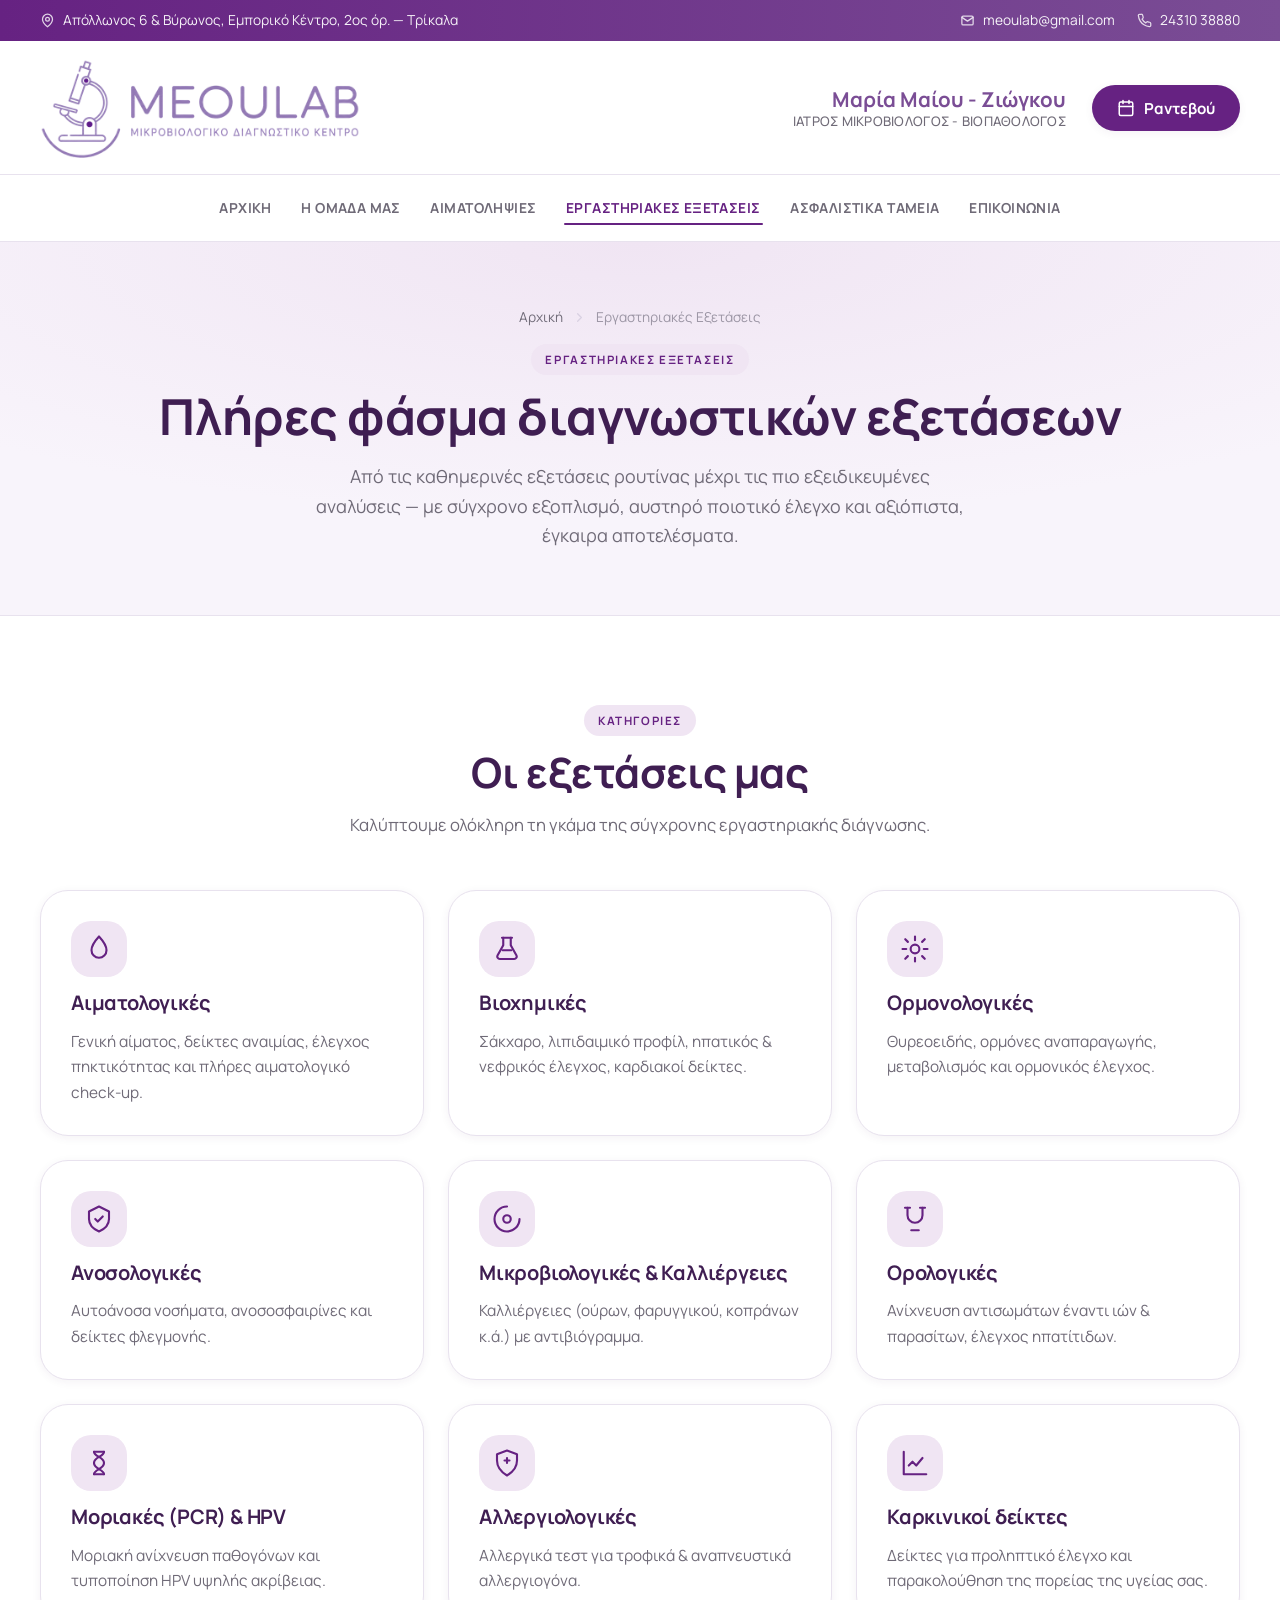
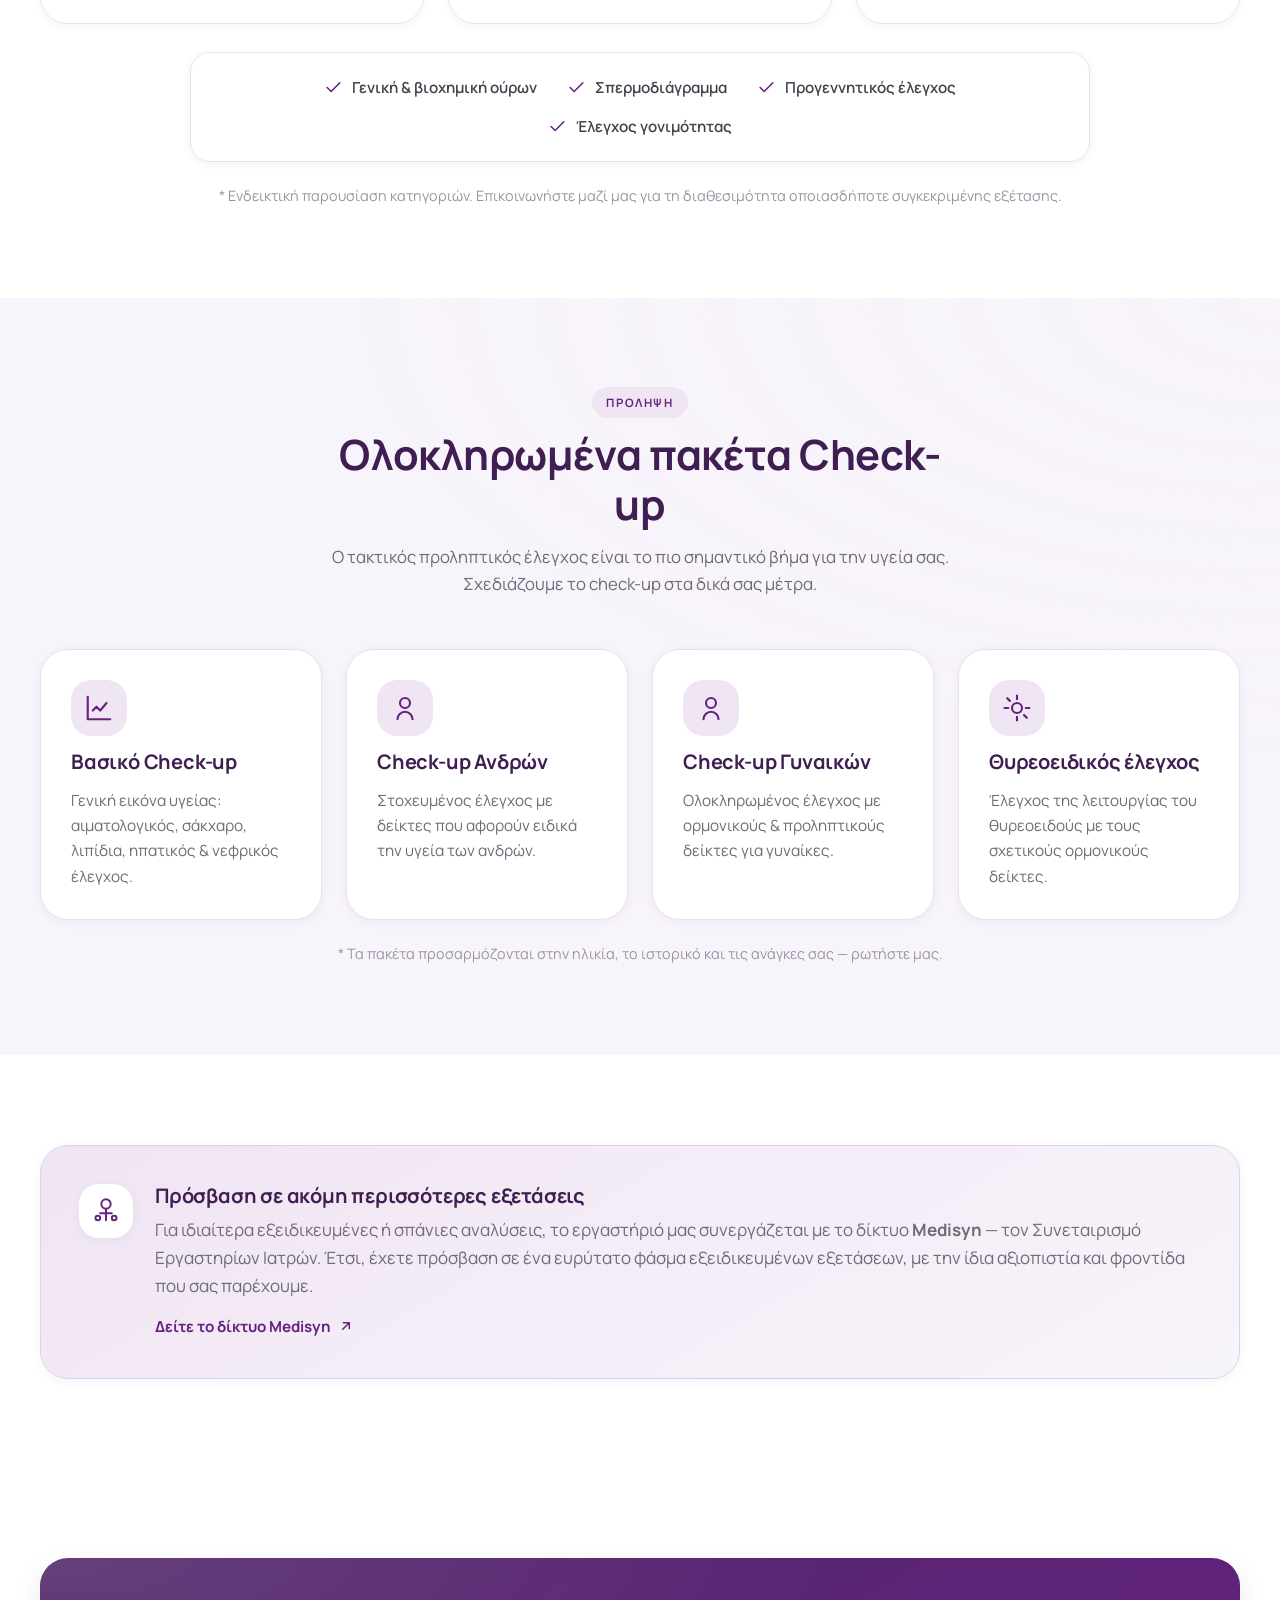
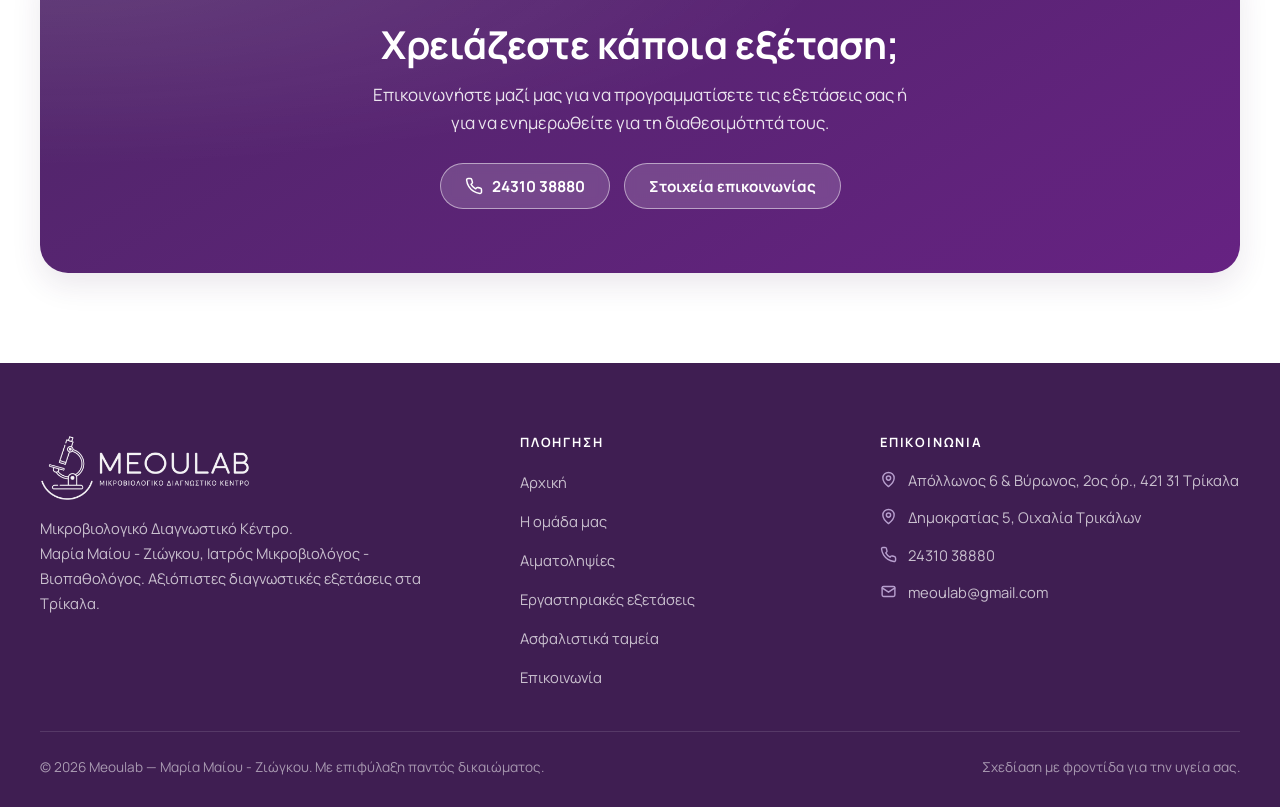
<file: exetaseis.html>
<!DOCTYPE html>
<html lang="el">
<head>
    <meta charset="UTF-8">
    <meta name="viewport" content="width=device-width, initial-scale=1.0">
    <title>Εργαστηριακές Εξετάσεις | Meoulab — Μικροβιολογικό, Τρίκαλα</title>
    <meta name="description" content="Πλήρες φάσμα εργαστηριακών εξετάσεων στο Meoulab: αιματολογικές, βιοχημικές, ορμονολογικές, ανοσολογικές, μικροβιολογικές, μοριακές (PCR), αλλεργιολογικές, καρκινικοί δείκτες, check-up. Συνεργασία με το δίκτυο Medisyn. Τρίκαλα.">
    <meta name="theme-color" content="#662282">
    <link rel="icon" href="assets/logo1-header.png">

    <link rel="preconnect" href="https://fonts.googleapis.com">
    <link rel="preconnect" href="https://fonts.gstatic.com" crossorigin>
    <link href="https://fonts.googleapis.com/css2?family=Manrope:wght@400;500;600;700;800&display=swap" rel="stylesheet">

    <link rel="stylesheet" href="css/style.css">
</head>
<body>

    <!-- ============================ HEADER ============================ -->
    <header class="site-header">
        <div class="topbar">
            <div class="container topbar__inner">
                <div class="topbar__group">
                    <span class="topbar__item">
                        <span class="topbar__icon" aria-hidden="true"><svg viewBox="0 0 24 24" fill="none" stroke="currentColor" stroke-width="2" stroke-linecap="round" stroke-linejoin="round"><path d="M20 10c0 6-8 12-8 12s-8-6-8-12a8 8 0 0 1 16 0Z"/><circle cx="12" cy="10" r="3"/></svg></span>
                        Απόλλωνος 6 &amp; Βύρωνος, Εμπορικό Κέντρο, 2ος όρ. — Τρίκαλα
                    </span>
                </div>
                <div class="topbar__group">
                    <a class="topbar__item" href="mailto:meoulab@gmail.com">
                        <span class="topbar__icon" aria-hidden="true"><svg viewBox="0 0 24 24" fill="none" stroke="currentColor" stroke-width="2" stroke-linecap="round" stroke-linejoin="round"><rect x="3" y="5" width="18" height="14" rx="2"/><path d="m3 7 9 6 9-6"/></svg></span>
                        meoulab@gmail.com
                    </a>
                    <a class="topbar__item" href="tel:+302431038880">
                        <span class="topbar__icon" aria-hidden="true"><svg viewBox="0 0 24 24" fill="none" stroke="currentColor" stroke-width="2" stroke-linecap="round" stroke-linejoin="round"><path d="M22 16.9v3a2 2 0 0 1-2.2 2 19.8 19.8 0 0 1-8.6-3 19.5 19.5 0 0 1-6-6 19.8 19.8 0 0 1-3-8.6A2 2 0 0 1 4.1 2h3a2 2 0 0 1 2 1.7c.1 1 .4 1.9.7 2.8a2 2 0 0 1-.5 2.1L8.1 9.8a16 16 0 0 0 6 6l1.2-1.2a2 2 0 0 1 2.1-.5c.9.3 1.8.6 2.8.7a2 2 0 0 1 1.7 2Z"/></svg></span>
                        24310 38880
                    </a>
                </div>
            </div>
        </div>

        <div class="container brand-row">
            <a class="brand-logo" href="index.html" aria-label="Meoulab — Αρχική">
                <img src="assets/logo1-header.png" alt="MEOULAB — Μικροβιολογικό Διαγνωστικό Κέντρο">
            </a>
            <div class="brand-meta">
                <div class="brand-doc">
                    <p class="brand-doc__name">Μαρία Μαίου - Ζιώγκου</p>
                    <p class="brand-doc__role">Ιατρός Μικροβιολόγος - Βιοπαθολόγος</p>
                </div>
                <a class="btn btn--primary brand-cta" href="epikoinonia.html">
                    <svg viewBox="0 0 24 24" fill="none" stroke="currentColor" stroke-width="2" stroke-linecap="round" stroke-linejoin="round"><rect x="3" y="4" width="18" height="18" rx="2"/><path d="M16 2v4M8 2v4M3 10h18"/></svg>
                    Ραντεβού
                </a>
            </div>
        </div>

        <nav class="nav" aria-label="Κύρια πλοήγηση">
            <div class="container nav__inner">
                <button class="nav__toggle" type="button" aria-expanded="false" aria-controls="main-menu">
                    <svg viewBox="0 0 24 24" fill="none" stroke="currentColor" stroke-width="2" stroke-linecap="round"><path d="M4 6h16M4 12h16M4 18h16"/></svg>
                    Μενού
                </button>
                <ul id="main-menu" class="nav__menu">
                    <li><a href="index.html">ΑΡΧΙΚΗ</a></li>
                    <li><a href="omada.html">Η ΟΜΑΔΑ ΜΑΣ</a></li>
                    <li><a href="aimolipsies.html">ΑΙΜΑΤΟΛΗΨΙΕΣ</a></li>
                    <li><a href="exetaseis.html" class="is-active" aria-current="page">ΕΡΓΑΣΤΗΡΙΑΚΕΣ ΕΞΕΤΑΣΕΙΣ</a></li>
                    <li><a href="asfalistika.html">ΑΣΦΑΛΙΣΤΙΚΑ ΤΑΜΕΙΑ</a></li>
                    <li><a href="epikoinonia.html">ΕΠΙΚΟΙΝΩΝΙΑ</a></li>
                </ul>
            </div>
        </nav>
    </header>

    <main>
        <!-- ============================ PAGE HERO ============================ -->
        <section class="page-hero">
            <div class="container">
                <nav class="breadcrumb" aria-label="Διαδρομή">
                    <a href="index.html">Αρχική</a>
                    <svg viewBox="0 0 24 24" fill="none" stroke="currentColor" stroke-width="2" stroke-linecap="round" stroke-linejoin="round"><path d="m9 18 6-6-6-6"/></svg>
                    <span>Εργαστηριακές Εξετάσεις</span>
                </nav>
                <span class="eyebrow">Εργαστηριακές Εξετάσεις</span>
                <h1>Πλήρες φάσμα διαγνωστικών εξετάσεων</h1>
                <p class="lead">Από τις καθημερινές εξετάσεις ρουτίνας μέχρι τις πιο εξειδικευμένες αναλύσεις — με σύγχρονο εξοπλισμό, αυστηρό ποιοτικό έλεγχο και αξιόπιστα, έγκαιρα αποτελέσματα.</p>
            </div>
        </section>

        <!-- ============================ CATEGORIES ============================ -->
        <section class="section">
            <div class="container">
                <div class="section__head" data-reveal>
                    <span class="eyebrow">Κατηγορίες</span>
                    <h2>Οι εξετάσεις μας</h2>
                    <p>Καλύπτουμε ολόκληρη τη γκάμα της σύγχρονης εργαστηριακής διάγνωσης.</p>
                </div>
                <div class="cards">
                    <article class="card" data-reveal>
                        <span class="card__icon" aria-hidden="true"><svg viewBox="0 0 24 24" fill="none" stroke="currentColor" stroke-width="1.7" stroke-linecap="round" stroke-linejoin="round"><path d="M12 2s6 6.5 6 11a6 6 0 0 1-12 0c0-4.5 6-11 6-11Z"/></svg></span>
                        <h3>Αιματολογικές</h3>
                        <p>Γενική αίματος, δείκτες αναιμίας, έλεγχος πηκτικότητας και πλήρες αιματολογικό check-up.</p>
                    </article>
                    <article class="card" data-reveal style="--reveal-delay:60ms">
                        <span class="card__icon" aria-hidden="true"><svg viewBox="0 0 24 24" fill="none" stroke="currentColor" stroke-width="1.7" stroke-linecap="round" stroke-linejoin="round"><path d="M9 3v6l-4.5 8A2 2 0 0 0 6.3 20h11.4a2 2 0 0 0 1.8-3L15 9V3"/><path d="M8 3h8M8.5 13h7"/></svg></span>
                        <h3>Βιοχημικές</h3>
                        <p>Σάκχαρο, λιπιδαιμικό προφίλ, ηπατικός &amp; νεφρικός έλεγχος, καρδιακοί δείκτες.</p>
                    </article>
                    <article class="card" data-reveal style="--reveal-delay:120ms">
                        <span class="card__icon" aria-hidden="true"><svg viewBox="0 0 24 24" fill="none" stroke="currentColor" stroke-width="1.7" stroke-linecap="round" stroke-linejoin="round"><path d="M12 2v3M12 19v3M4.2 4.2l2.1 2.1M17.7 17.7l2.1 2.1M2 12h3M19 12h3M4.2 19.8l2.1-2.1M17.7 6.3l2.1-2.1"/><circle cx="12" cy="12" r="3.5"/></svg></span>
                        <h3>Ορμονολογικές</h3>
                        <p>Θυρεοειδής, ορμόνες αναπαραγωγής, μεταβολισμός και ορμονικός έλεγχος.</p>
                    </article>
                    <article class="card" data-reveal>
                        <span class="card__icon" aria-hidden="true"><svg viewBox="0 0 24 24" fill="none" stroke="currentColor" stroke-width="1.7" stroke-linecap="round" stroke-linejoin="round"><path d="M12 2 4 6v6c0 5 3.5 8 8 10 4.5-2 8-5 8-10V6l-8-4Z"/><path d="m9 12 2 2 4-4"/></svg></span>
                        <h3>Ανοσολογικές</h3>
                        <p>Αυτοάνοσα νοσήματα, ανοσοσφαιρίνες και δείκτες φλεγμονής.</p>
                    </article>
                    <article class="card" data-reveal style="--reveal-delay:60ms">
                        <span class="card__icon" aria-hidden="true"><svg viewBox="0 0 24 24" fill="none" stroke="currentColor" stroke-width="1.7" stroke-linecap="round" stroke-linejoin="round"><circle cx="12" cy="12" r="3"/><path d="M12 2a10 10 0 0 0 0 20M2 12a10 10 0 0 0 20 0"/></svg></span>
                        <h3>Μικροβιολογικές &amp; Καλλιέργειες</h3>
                        <p>Καλλιέργειες (ούρων, φαρυγγικού, κοπράνων κ.ά.) με αντιβιόγραμμα.</p>
                    </article>
                    <article class="card" data-reveal style="--reveal-delay:120ms">
                        <span class="card__icon" aria-hidden="true"><svg viewBox="0 0 24 24" fill="none" stroke="currentColor" stroke-width="1.7" stroke-linecap="round" stroke-linejoin="round"><path d="M6 3v6a6 6 0 0 0 12 0V3"/><path d="M4 3h4M16 3h4M9 21h6"/></svg></span>
                        <h3>Ορολογικές</h3>
                        <p>Ανίχνευση αντισωμάτων έναντι ιών &amp; παρασίτων, έλεγχος ηπατίτιδων.</p>
                    </article>
                    <article class="card" data-reveal>
                        <span class="card__icon" aria-hidden="true"><svg viewBox="0 0 24 24" fill="none" stroke="currentColor" stroke-width="1.7" stroke-linecap="round" stroke-linejoin="round"><path d="M8 3c0 4 8 4 8 9s-8 5-8 9M16 3c0 4-8 4-8 9s8 5 8 9"/><path d="M8 3h8M8 21h8"/></svg></span>
                        <h3>Μοριακές (PCR) &amp; HPV</h3>
                        <p>Μοριακή ανίχνευση παθογόνων και τυποποίηση HPV υψηλής ακρίβειας.</p>
                    </article>
                    <article class="card" data-reveal style="--reveal-delay:60ms">
                        <span class="card__icon" aria-hidden="true"><svg viewBox="0 0 24 24" fill="none" stroke="currentColor" stroke-width="1.7" stroke-linecap="round" stroke-linejoin="round"><path d="M12 22c5-3 8-7 8-12V5l-8-3-8 3v5c0 5 3 9 8 12Z"/><path d="M12 8v4M10 10h4"/></svg></span>
                        <h3>Αλλεργιολογικές</h3>
                        <p>Αλλεργικά τεστ για τροφικά &amp; αναπνευστικά αλλεργιογόνα.</p>
                    </article>
                    <article class="card" data-reveal style="--reveal-delay:120ms">
                        <span class="card__icon" aria-hidden="true"><svg viewBox="0 0 24 24" fill="none" stroke="currentColor" stroke-width="1.7" stroke-linecap="round" stroke-linejoin="round"><path d="M3 3v18h18"/><path d="m7 14 3-3 3 3 5-6"/></svg></span>
                        <h3>Καρκινικοί δείκτες</h3>
                        <p>Δείκτες για προληπτικό έλεγχο και παρακολούθηση της πορείας της υγείας σας.</p>
                    </article>
                </div>

                <div class="callout" data-reveal>
                    <span class="item"><svg viewBox="0 0 24 24" fill="none" stroke="currentColor" stroke-width="2" stroke-linecap="round" stroke-linejoin="round"><path d="M20 6 9 17l-5-5"/></svg> Γενική &amp; βιοχημική ούρων</span>
                    <span class="item"><svg viewBox="0 0 24 24" fill="none" stroke="currentColor" stroke-width="2" stroke-linecap="round" stroke-linejoin="round"><path d="M20 6 9 17l-5-5"/></svg> Σπερμοδιάγραμμα</span>
                    <span class="item"><svg viewBox="0 0 24 24" fill="none" stroke="currentColor" stroke-width="2" stroke-linecap="round" stroke-linejoin="round"><path d="M20 6 9 17l-5-5"/></svg> Προγεννητικός έλεγχος</span>
                    <span class="item"><svg viewBox="0 0 24 24" fill="none" stroke="currentColor" stroke-width="2" stroke-linecap="round" stroke-linejoin="round"><path d="M20 6 9 17l-5-5"/></svg> Έλεγχος γονιμότητας</span>
                </div>
                <p class="insurance__note">* Ενδεικτική παρουσίαση κατηγοριών. Επικοινωνήστε μαζί μας για τη διαθεσιμότητα οποιασδήποτε συγκεκριμένης εξέτασης.</p>
            </div>
        </section>

        <!-- ============================ CHECK-UP ============================ -->
        <section class="section section--tint">
            <div class="container">
                <div class="section__head" data-reveal>
                    <span class="eyebrow">Πρόληψη</span>
                    <h2>Ολοκληρωμένα πακέτα Check-up</h2>
                    <p>Ο τακτικός προληπτικός έλεγχος είναι το πιο σημαντικό βήμα για την υγεία σας. Σχεδιάζουμε το check-up στα δικά σας μέτρα.</p>
                </div>
                <div class="values">
                    <article class="card" data-reveal>
                        <span class="card__icon" aria-hidden="true"><svg viewBox="0 0 24 24" fill="none" stroke="currentColor" stroke-width="1.7" stroke-linecap="round" stroke-linejoin="round"><path d="M3 3v18h18"/><path d="m7 14 3-3 3 3 5-6"/></svg></span>
                        <h3>Βασικό Check-up</h3>
                        <p>Γενική εικόνα υγείας: αιματολογικός, σάκχαρο, λιπίδια, ηπατικός &amp; νεφρικός έλεγχος.</p>
                    </article>
                    <article class="card" data-reveal style="--reveal-delay:80ms">
                        <span class="card__icon" aria-hidden="true"><svg viewBox="0 0 24 24" fill="none" stroke="currentColor" stroke-width="1.7" stroke-linecap="round" stroke-linejoin="round"><circle cx="12" cy="8" r="4"/><path d="M6 21a6 6 0 0 1 12 0"/></svg></span>
                        <h3>Check-up Ανδρών</h3>
                        <p>Στοχευμένος έλεγχος με δείκτες που αφορούν ειδικά την υγεία των ανδρών.</p>
                    </article>
                    <article class="card" data-reveal style="--reveal-delay:160ms">
                        <span class="card__icon" aria-hidden="true"><svg viewBox="0 0 24 24" fill="none" stroke="currentColor" stroke-width="1.7" stroke-linecap="round" stroke-linejoin="round"><circle cx="12" cy="8" r="4"/><path d="M6 21a6 6 0 0 1 12 0"/></svg></span>
                        <h3>Check-up Γυναικών</h3>
                        <p>Ολοκληρωμένος έλεγχος με ορμονικούς &amp; προληπτικούς δείκτες για γυναίκες.</p>
                    </article>
                    <article class="card" data-reveal style="--reveal-delay:240ms">
                        <span class="card__icon" aria-hidden="true"><svg viewBox="0 0 24 24" fill="none" stroke="currentColor" stroke-width="1.7" stroke-linecap="round" stroke-linejoin="round"><path d="M12 2v3M12 19v3M4.2 4.2l2.1 2.1M17.7 17.7l2.1 2.1M2 12h3M19 12h3"/><circle cx="12" cy="12" r="4"/></svg></span>
                        <h3>Θυρεοειδικός έλεγχος</h3>
                        <p>Έλεγχος της λειτουργίας του θυρεοειδούς με τους σχετικούς ορμονικούς δείκτες.</p>
                    </article>
                </div>
                <p class="insurance__note">* Τα πακέτα προσαρμόζονται στην ηλικία, το ιστορικό και τις ανάγκες σας — ρωτήστε μας.</p>
            </div>
        </section>

        <!-- ============================ MEDISYN PARTNERSHIP ============================ -->
        <section class="section">
            <div class="container">
                <div class="notice" data-reveal>
                    <span class="notice__icon" aria-hidden="true"><svg viewBox="0 0 24 24" fill="none" stroke="currentColor" stroke-width="1.7" stroke-linecap="round" stroke-linejoin="round"><path d="M16 6a4 4 0 1 0-8 0M8 6a4 4 0 1 0 8 0"/><path d="M12 10v10M7 14h10"/><circle cx="5" cy="18" r="2"/><circle cx="19" cy="18" r="2"/></svg></span>
                    <div>
                        <h3>Πρόσβαση σε ακόμη περισσότερες εξετάσεις</h3>
                        <p>Για ιδιαίτερα εξειδικευμένες ή σπάνιες αναλύσεις, το εργαστήριό μας συνεργάζεται με το δίκτυο <strong>Medisyn</strong> — τον Συνεταιρισμό Εργαστηρίων Ιατρών. Έτσι, έχετε πρόσβαση σε ένα ευρύτατο φάσμα εξειδικευμένων εξετάσεων, με την ίδια αξιοπιστία και φροντίδα που σας παρέχουμε.</p>
                        <a class="notice__link" href="https://www.medisyn.eu/" target="_blank" rel="noopener">Δείτε το δίκτυο Medisyn <svg viewBox="0 0 24 24" fill="none" stroke="currentColor" stroke-width="2.2" stroke-linecap="round" stroke-linejoin="round"><path d="M7 17 17 7M8 7h9v9"/></svg></a>
                    </div>
                </div>
            </div>
        </section>

        <!-- ============================ CTA ============================ -->
        <section class="section">
            <div class="container">
                <div class="cta-band" data-reveal>
                    <h2>Χρειάζεστε κάποια εξέταση;</h2>
                    <p>Επικοινωνήστε μαζί μας για να προγραμματίσετε τις εξετάσεις σας ή για να ενημερωθείτε για τη διαθεσιμότητά τους.</p>
                    <div class="cta-band__actions">
                        <a class="btn btn--light" href="tel:+302431038880">
                            <svg viewBox="0 0 24 24" fill="none" stroke="currentColor" stroke-width="2" stroke-linecap="round" stroke-linejoin="round"><path d="M22 16.9v3a2 2 0 0 1-2.2 2 19.8 19.8 0 0 1-8.6-3 19.5 19.5 0 0 1-6-6 19.8 19.8 0 0 1-3-8.6A2 2 0 0 1 4.1 2h3a2 2 0 0 1 2 1.7c.1 1 .4 1.9.7 2.8a2 2 0 0 1-.5 2.1L8.1 9.8a16 16 0 0 0 6 6l1.2-1.2a2 2 0 0 1 2.1-.5c.9.3 1.8.6 2.8.7a2 2 0 0 1 1.7 2Z"/></svg>
                            24310 38880
                        </a>
                        <a class="btn btn--light" href="epikoinonia.html">Στοιχεία επικοινωνίας</a>
                    </div>
                </div>
            </div>
        </section>
    </main>

    <!-- ============================ FOOTER ============================ -->
    <footer class="footer">
        <div class="container">
            <div class="footer__grid">
                <div>
                    <img class="footer__logo" src="assets/logo1-header.png" alt="Meoulab">
                    <p>Μικροβιολογικό Διαγνωστικό Κέντρο.<br>Μαρία Μαίου - Ζιώγκου, Ιατρός Μικροβιολόγος - Βιοπαθολόγος. Αξιόπιστες διαγνωστικές εξετάσεις στα Τρίκαλα.</p>
                </div>
                <div>
                    <h4>Πλοήγηση</h4>
                    <ul class="footer__links">
                        <li><a href="index.html">Αρχική</a></li>
                        <li><a href="omada.html">Η ομάδα μας</a></li>
                        <li><a href="aimolipsies.html">Αιματοληψίες</a></li>
                        <li><a href="exetaseis.html">Εργαστηριακές εξετάσεις</a></li>
                        <li><a href="asfalistika.html">Ασφαλιστικά ταμεία</a></li>
                        <li><a href="epikoinonia.html">Επικοινωνία</a></li>
                    </ul>
                </div>
                <div>
                    <h4>Επικοινωνία</h4>
                    <div class="footer__contact">
                        <div class="row"><svg viewBox="0 0 24 24" fill="none" stroke="currentColor" stroke-width="2" stroke-linecap="round" stroke-linejoin="round"><path d="M20 10c0 6-8 12-8 12s-8-6-8-12a8 8 0 0 1 16 0Z"/><circle cx="12" cy="10" r="3"/></svg><span>Απόλλωνος 6 &amp; Βύρωνος, 2ος όρ., 421 31 Τρίκαλα</span></div>
                        <div class="row"><svg viewBox="0 0 24 24" fill="none" stroke="currentColor" stroke-width="2" stroke-linecap="round" stroke-linejoin="round"><path d="M20 10c0 6-8 12-8 12s-8-6-8-12a8 8 0 0 1 16 0Z"/><circle cx="12" cy="10" r="3"/></svg><span>Δημοκρατίας 5, Οιχαλία Τρικάλων</span></div>
                        <div class="row"><svg viewBox="0 0 24 24" fill="none" stroke="currentColor" stroke-width="2" stroke-linecap="round" stroke-linejoin="round"><path d="M22 16.9v3a2 2 0 0 1-2.2 2 19.8 19.8 0 0 1-8.6-3 19.5 19.5 0 0 1-6-6 19.8 19.8 0 0 1-3-8.6A2 2 0 0 1 4.1 2h3a2 2 0 0 1 2 1.7c.1 1 .4 1.9.7 2.8a2 2 0 0 1-.5 2.1L8.1 9.8a16 16 0 0 0 6 6l1.2-1.2a2 2 0 0 1 2.1-.5c.9.3 1.8.6 2.8.7a2 2 0 0 1 1.7 2Z"/></svg><a href="tel:+302431038880">24310 38880</a></div>
                        <div class="row"><svg viewBox="0 0 24 24" fill="none" stroke="currentColor" stroke-width="2" stroke-linecap="round" stroke-linejoin="round"><rect x="3" y="5" width="18" height="14" rx="2"/><path d="m3 7 9 6 9-6"/></svg><a href="mailto:meoulab@gmail.com">meoulab@gmail.com</a></div>
                    </div>
                </div>
            </div>
            <div class="footer__bottom">
                <span>© <span id="year">2026</span> Meoulab — Μαρία Μαίου - Ζιώγκου. Με επιφύλαξη παντός δικαιώματος.</span>
                <span>Σχεδίαση με φροντίδα για την υγεία σας.</span>
            </div>
        </div>
    </footer>

    <script src="js/main.js"></script>
</body>
</html>
</file>
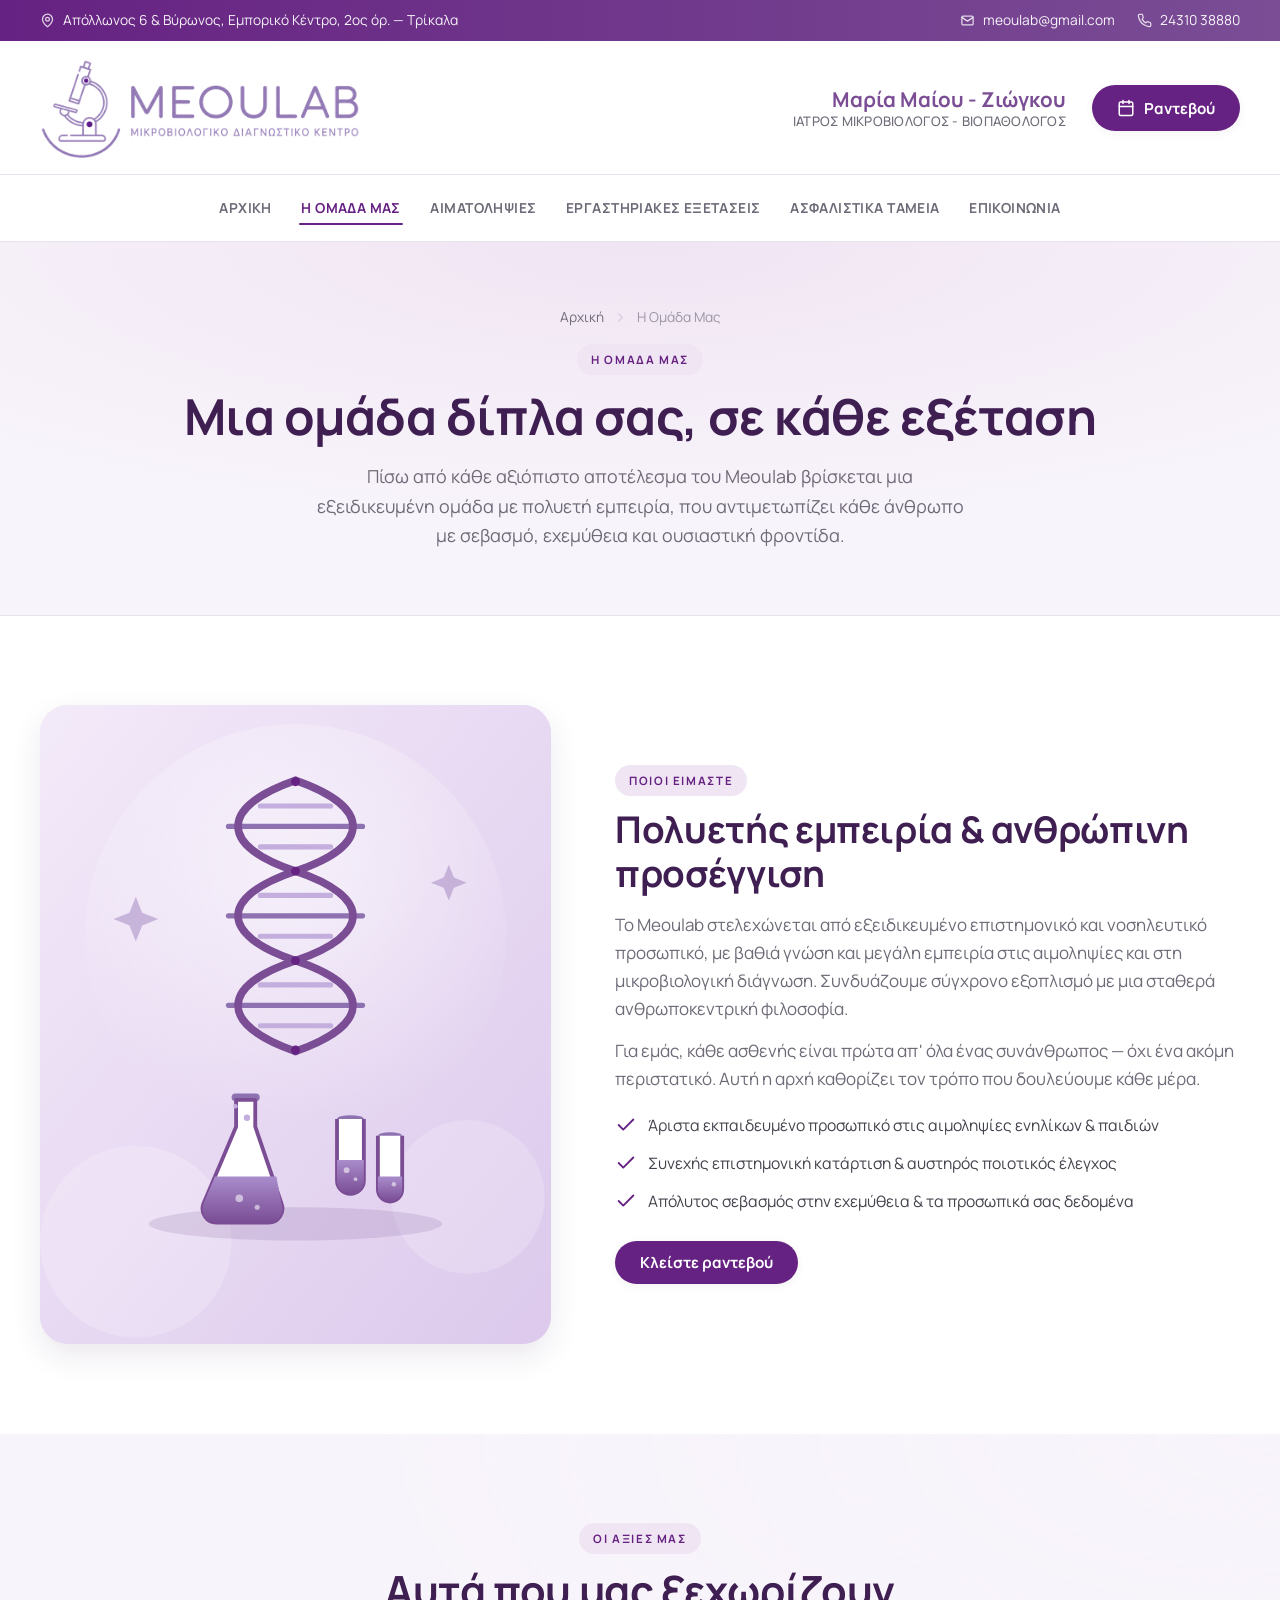
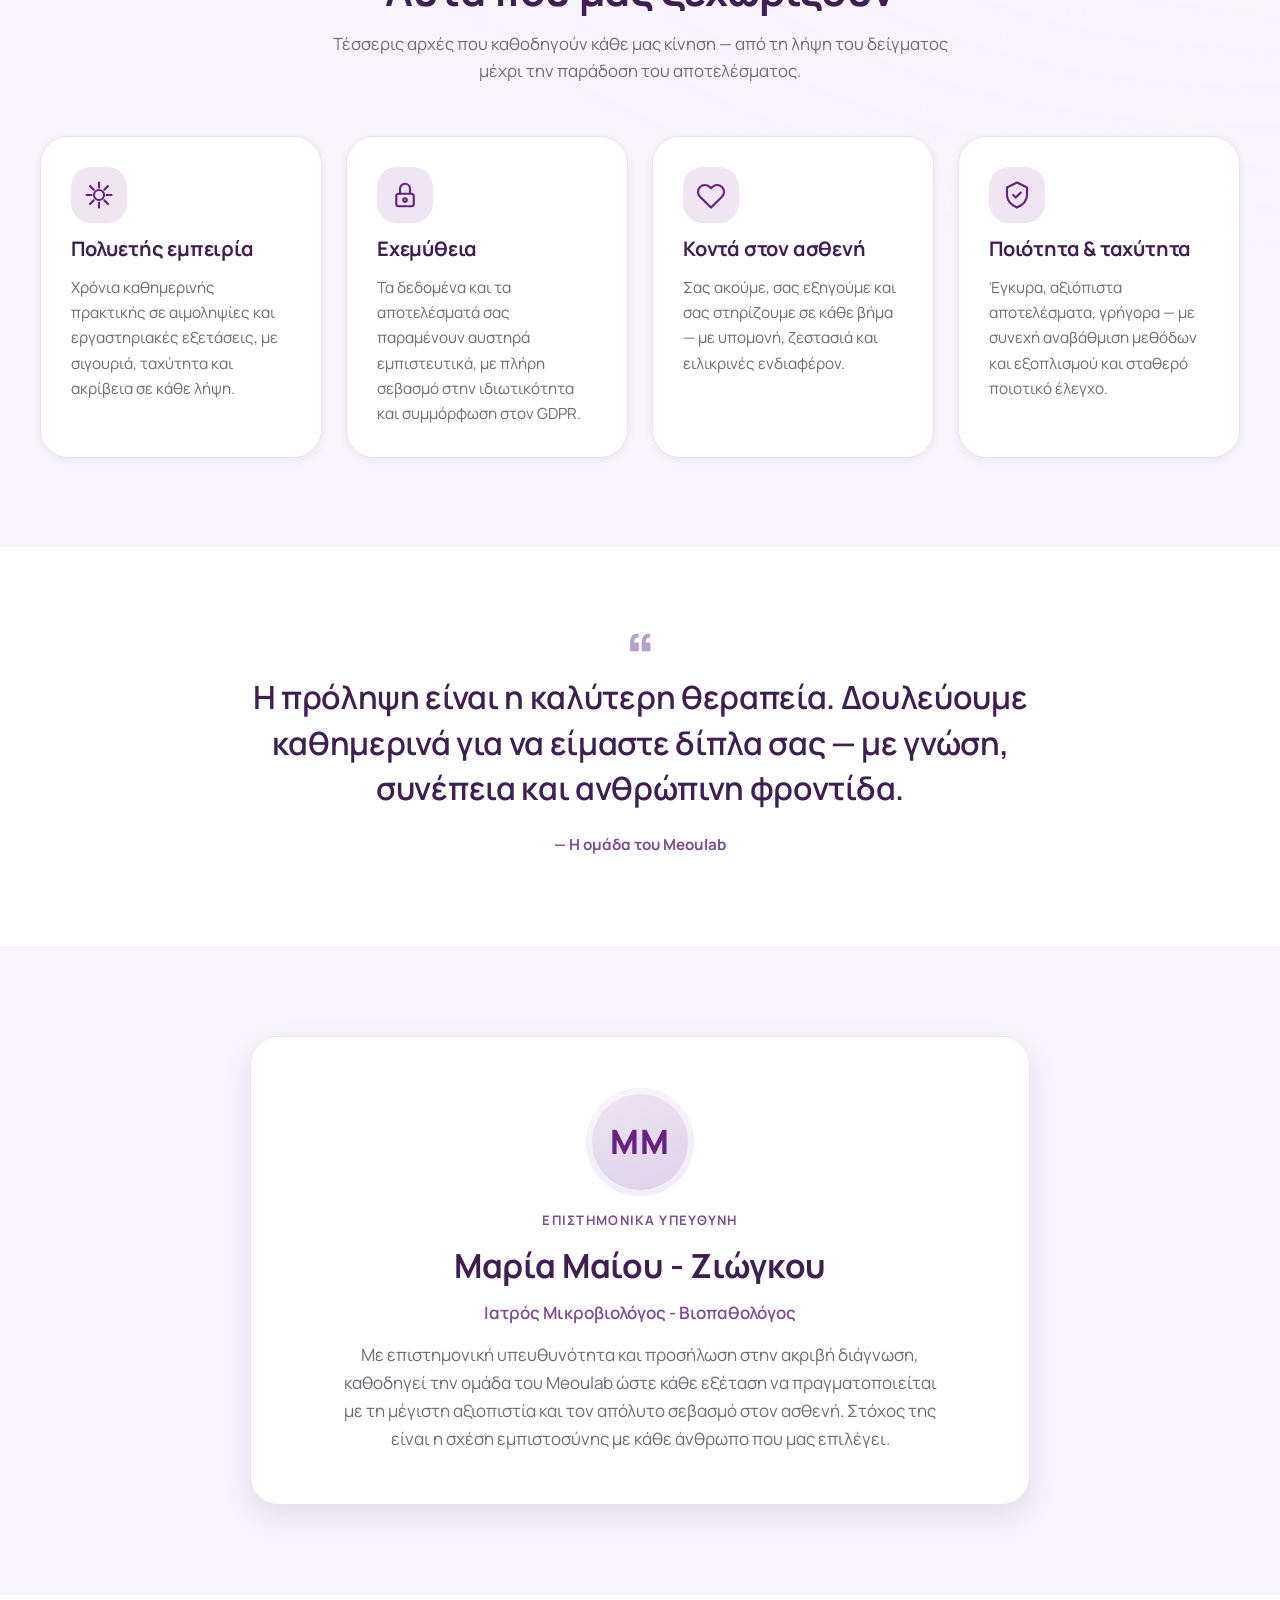
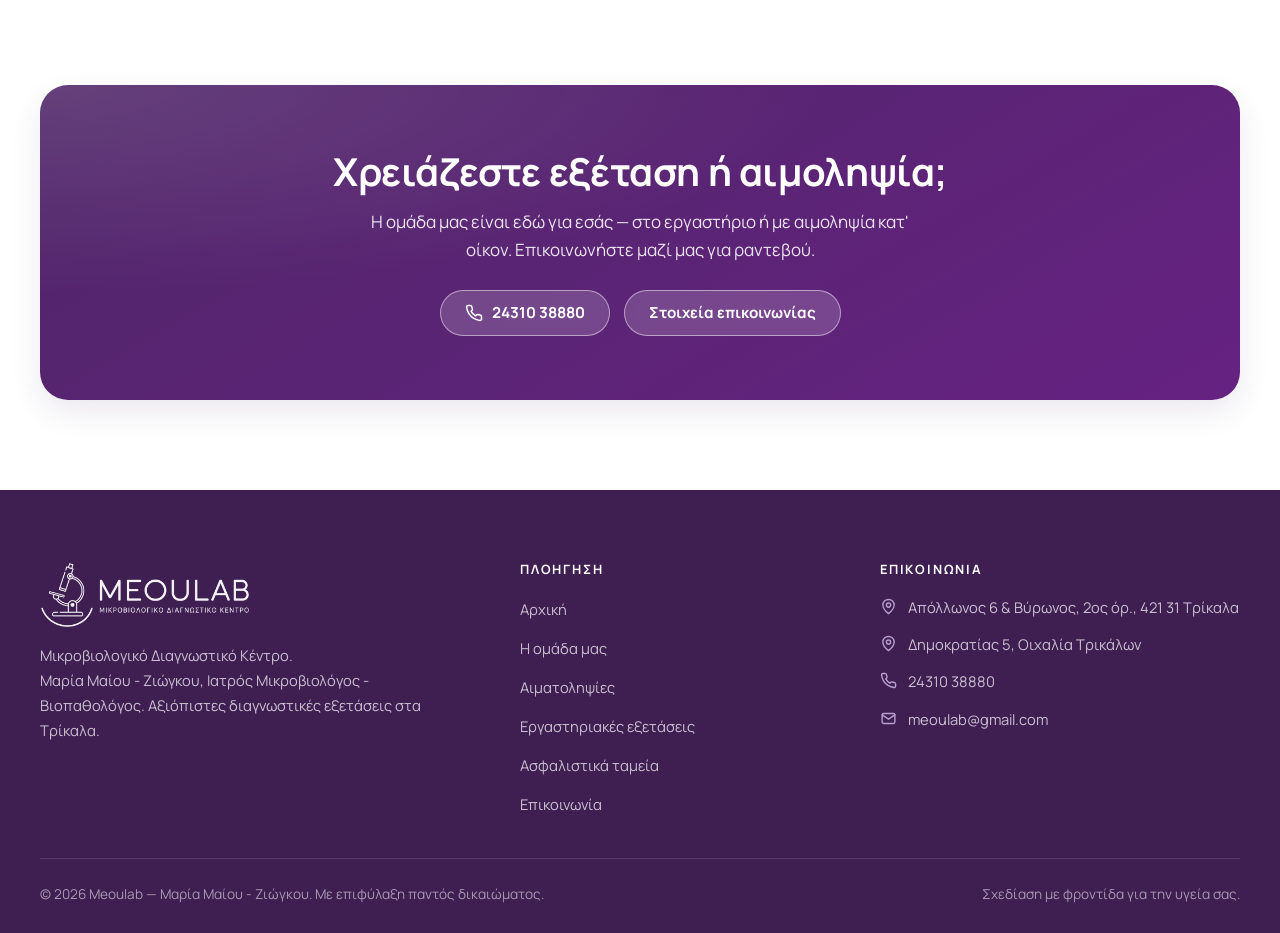
<file: omada.html>
<!DOCTYPE html>
<html lang="el">
<head>
    <meta charset="UTF-8">
    <meta name="viewport" content="width=device-width, initial-scale=1.0">
    <title>Η Ομάδα Μας | Meoulab — Μαρία Μαίου - Ζιώγκου, Τρίκαλα</title>
    <meta name="description" content="Η ομάδα του Meoulab: εξειδικευμένο προσωπικό με πολυετή εμπειρία στις αιμοληψίες, απόλυτη εχεμύθεια και ανθρωποκεντρική φροντίδα, δίπλα στον ασθενή. Μικροβιολογικό εργαστήριο στα Τρίκαλα.">
    <meta name="theme-color" content="#662282">
    <link rel="icon" href="assets/logo1-header.png">

    <link rel="preconnect" href="https://fonts.googleapis.com">
    <link rel="preconnect" href="https://fonts.gstatic.com" crossorigin>
    <link href="https://fonts.googleapis.com/css2?family=Manrope:wght@400;500;600;700;800&display=swap" rel="stylesheet">

    <link rel="stylesheet" href="css/style.css">
</head>
<body>

    <!-- ============================ HEADER ============================ -->
    <header class="site-header">
        <div class="topbar">
            <div class="container topbar__inner">
                <div class="topbar__group">
                    <span class="topbar__item">
                        <span class="topbar__icon" aria-hidden="true"><svg viewBox="0 0 24 24" fill="none" stroke="currentColor" stroke-width="2" stroke-linecap="round" stroke-linejoin="round"><path d="M20 10c0 6-8 12-8 12s-8-6-8-12a8 8 0 0 1 16 0Z"/><circle cx="12" cy="10" r="3"/></svg></span>
                        Απόλλωνος 6 &amp; Βύρωνος, Εμπορικό Κέντρο, 2ος όρ. — Τρίκαλα
                    </span>
                </div>
                <div class="topbar__group">
                    <a class="topbar__item" href="mailto:meoulab@gmail.com">
                        <span class="topbar__icon" aria-hidden="true"><svg viewBox="0 0 24 24" fill="none" stroke="currentColor" stroke-width="2" stroke-linecap="round" stroke-linejoin="round"><rect x="3" y="5" width="18" height="14" rx="2"/><path d="m3 7 9 6 9-6"/></svg></span>
                        meoulab@gmail.com
                    </a>
                    <a class="topbar__item" href="tel:+302431038880">
                        <span class="topbar__icon" aria-hidden="true"><svg viewBox="0 0 24 24" fill="none" stroke="currentColor" stroke-width="2" stroke-linecap="round" stroke-linejoin="round"><path d="M22 16.9v3a2 2 0 0 1-2.2 2 19.8 19.8 0 0 1-8.6-3 19.5 19.5 0 0 1-6-6 19.8 19.8 0 0 1-3-8.6A2 2 0 0 1 4.1 2h3a2 2 0 0 1 2 1.7c.1 1 .4 1.9.7 2.8a2 2 0 0 1-.5 2.1L8.1 9.8a16 16 0 0 0 6 6l1.2-1.2a2 2 0 0 1 2.1-.5c.9.3 1.8.6 2.8.7a2 2 0 0 1 1.7 2Z"/></svg></span>
                        24310 38880
                    </a>
                </div>
            </div>
        </div>

        <div class="container brand-row">
            <a class="brand-logo" href="index.html" aria-label="Meoulab — Αρχική">
                <img src="assets/logo1-header.png" alt="MEOULAB — Μικροβιολογικό Διαγνωστικό Κέντρο">
            </a>
            <div class="brand-meta">
                <div class="brand-doc">
                    <p class="brand-doc__name">Μαρία Μαίου - Ζιώγκου</p>
                    <p class="brand-doc__role">Ιατρός Μικροβιολόγος - Βιοπαθολόγος</p>
                </div>
                <a class="btn btn--primary brand-cta" href="epikoinonia.html">
                    <svg viewBox="0 0 24 24" fill="none" stroke="currentColor" stroke-width="2" stroke-linecap="round" stroke-linejoin="round"><rect x="3" y="4" width="18" height="18" rx="2"/><path d="M16 2v4M8 2v4M3 10h18"/></svg>
                    Ραντεβού
                </a>
            </div>
        </div>

        <nav class="nav" aria-label="Κύρια πλοήγηση">
            <div class="container nav__inner">
                <button class="nav__toggle" type="button" aria-expanded="false" aria-controls="main-menu">
                    <svg viewBox="0 0 24 24" fill="none" stroke="currentColor" stroke-width="2" stroke-linecap="round"><path d="M4 6h16M4 12h16M4 18h16"/></svg>
                    Μενού
                </button>
                <ul id="main-menu" class="nav__menu">
                    <li><a href="index.html">ΑΡΧΙΚΗ</a></li>
                    <li><a href="omada.html" class="is-active" aria-current="page">Η ΟΜΑΔΑ ΜΑΣ</a></li>
                    <li><a href="aimolipsies.html">ΑΙΜΑΤΟΛΗΨΙΕΣ</a></li>
                    <li><a href="exetaseis.html">ΕΡΓΑΣΤΗΡΙΑΚΕΣ ΕΞΕΤΑΣΕΙΣ</a></li>
                    <li><a href="asfalistika.html">ΑΣΦΑΛΙΣΤΙΚΑ ΤΑΜΕΙΑ</a></li>
                    <li><a href="epikoinonia.html">ΕΠΙΚΟΙΝΩΝΙΑ</a></li>
                </ul>
            </div>
        </nav>
    </header>

    <main>
        <!-- ============================ PAGE HERO ============================ -->
        <section class="page-hero">
            <div class="container">
                <nav class="breadcrumb" aria-label="Διαδρομή">
                    <a href="index.html">Αρχική</a>
                    <svg viewBox="0 0 24 24" fill="none" stroke="currentColor" stroke-width="2" stroke-linecap="round" stroke-linejoin="round"><path d="m9 18 6-6-6-6"/></svg>
                    <span>Η Ομάδα Μας</span>
                </nav>
                <span class="eyebrow">Η Ομάδα Μας</span>
                <h1>Μια ομάδα δίπλα σας, σε κάθε εξέταση</h1>
                <p class="lead">Πίσω από κάθε αξιόπιστο αποτέλεσμα του Meoulab βρίσκεται μια εξειδικευμένη ομάδα με πολυετή εμπειρία, που αντιμετωπίζει κάθε άνθρωπο με σεβασμό, εχεμύθεια και ουσιαστική φροντίδα.</p>
            </div>
        </section>

        <!-- ============================ INTRO / PHILOSOPHY ============================ -->
        <section class="section">
            <div class="container team">
                <div class="team__figure" data-reveal>
                    <img src="assets/team-figure.svg" alt="Μικροβιολογικό εργαστήριο Meoulab">
                </div>
                <div class="team__body" data-reveal style="--reveal-delay:90ms">
                    <span class="eyebrow">Ποιοι είμαστε</span>
                    <h2>Πολυετής εμπειρία &amp; ανθρώπινη προσέγγιση</h2>
                    <p>Το Meoulab στελεχώνεται από εξειδικευμένο επιστημονικό και νοσηλευτικό προσωπικό, με βαθιά γνώση και μεγάλη εμπειρία στις αιμοληψίες και στη μικροβιολογική διάγνωση. Συνδυάζουμε σύγχρονο εξοπλισμό με μια σταθερά ανθρωποκεντρική φιλοσοφία.</p>
                    <p>Για εμάς, κάθε ασθενής είναι πρώτα απ' όλα ένας συνάνθρωπος — όχι ένα ακόμη περιστατικό. Αυτή η αρχή καθορίζει τον τρόπο που δουλεύουμε κάθε μέρα.</p>
                    <ul class="team__list">
                        <li><svg viewBox="0 0 24 24" fill="none" stroke="currentColor" stroke-width="2" stroke-linecap="round" stroke-linejoin="round"><path d="M20 6 9 17l-5-5"/></svg> Άριστα εκπαιδευμένο προσωπικό στις αιμοληψίες ενηλίκων &amp; παιδιών</li>
                        <li><svg viewBox="0 0 24 24" fill="none" stroke="currentColor" stroke-width="2" stroke-linecap="round" stroke-linejoin="round"><path d="M20 6 9 17l-5-5"/></svg> Συνεχής επιστημονική κατάρτιση &amp; αυστηρός ποιοτικός έλεγχος</li>
                        <li><svg viewBox="0 0 24 24" fill="none" stroke="currentColor" stroke-width="2" stroke-linecap="round" stroke-linejoin="round"><path d="M20 6 9 17l-5-5"/></svg> Απόλυτος σεβασμός στην εχεμύθεια &amp; τα προσωπικά σας δεδομένα</li>
                    </ul>
                    <a class="btn btn--primary" href="epikoinonia.html">Κλείστε ραντεβού</a>
                </div>
            </div>
        </section>

        <!-- ============================ VALUES ============================ -->
        <section class="section section--tint">
            <div class="container">
                <div class="section__head" data-reveal>
                    <span class="eyebrow">Οι αξίες μας</span>
                    <h2>Αυτά που μας ξεχωρίζουν</h2>
                    <p>Τέσσερις αρχές που καθοδηγούν κάθε μας κίνηση — από τη λήψη του δείγματος μέχρι την παράδοση του αποτελέσματος.</p>
                </div>
                <div class="values">
                    <article class="card" data-reveal>
                        <span class="card__icon" aria-hidden="true"><svg viewBox="0 0 24 24" fill="none" stroke="currentColor" stroke-width="1.7" stroke-linecap="round" stroke-linejoin="round"><path d="M12 2v4M12 18v4M4.9 4.9l2.8 2.8M16.3 16.3l2.8 2.8M2 12h4M18 12h4M4.9 19.1l2.8-2.8M16.3 7.7l2.8-2.8"/><circle cx="12" cy="12" r="4"/></svg></span>
                        <h3>Πολυετής εμπειρία</h3>
                        <p>Χρόνια καθημερινής πρακτικής σε αιμοληψίες και εργαστηριακές εξετάσεις, με σιγουριά, ταχύτητα και ακρίβεια σε κάθε λήψη.</p>
                    </article>
                    <article class="card" data-reveal style="--reveal-delay:80ms">
                        <span class="card__icon" aria-hidden="true"><svg viewBox="0 0 24 24" fill="none" stroke="currentColor" stroke-width="1.7" stroke-linecap="round" stroke-linejoin="round"><rect x="5" y="11" width="14" height="10" rx="2"/><path d="M8 11V7a4 4 0 0 1 8 0v4"/><circle cx="12" cy="16" r="1.4"/></svg></span>
                        <h3>Εχεμύθεια</h3>
                        <p>Τα δεδομένα και τα αποτελέσματά σας παραμένουν αυστηρά εμπιστευτικά, με πλήρη σεβασμό στην ιδιωτικότητα και συμμόρφωση στον GDPR.</p>
                    </article>
                    <article class="card" data-reveal style="--reveal-delay:160ms">
                        <span class="card__icon" aria-hidden="true"><svg viewBox="0 0 24 24" fill="none" stroke="currentColor" stroke-width="1.7" stroke-linecap="round" stroke-linejoin="round"><path d="M20.8 5.6a5.5 5.5 0 0 0-7.8 0L12 6.6l-1-1a5.5 5.5 0 1 0-7.8 7.8l1 1L12 22l7.8-7.6 1-1a5.5 5.5 0 0 0 0-7.8Z"/></svg></span>
                        <h3>Κοντά στον ασθενή</h3>
                        <p>Σας ακούμε, σας εξηγούμε και σας στηρίζουμε σε κάθε βήμα — με υπομονή, ζεστασιά και ειλικρινές ενδιαφέρον.</p>
                    </article>
                    <article class="card" data-reveal style="--reveal-delay:240ms">
                        <span class="card__icon" aria-hidden="true"><svg viewBox="0 0 24 24" fill="none" stroke="currentColor" stroke-width="1.7" stroke-linecap="round" stroke-linejoin="round"><path d="M12 2 4 6v6c0 5 3.5 8 8 10 4.5-2 8-5 8-10V6l-8-4Z"/><path d="m9 12 2 2 4-4"/></svg></span>
                        <h3>Ποιότητα &amp; ταχύτητα</h3>
                        <p>Έγκυρα, αξιόπιστα αποτελέσματα, γρήγορα — με συνεχή αναβάθμιση μεθόδων και εξοπλισμού και σταθερό ποιοτικό έλεγχο.</p>
                    </article>
                </div>
            </div>
        </section>

        <!-- ============================ COMMITMENT QUOTE ============================ -->
        <section class="section">
            <div class="container">
                <div class="quote" data-reveal>
                    <div class="quote__mark" aria-hidden="true">&ldquo;</div>
                    <p>Η πρόληψη είναι η καλύτερη θεραπεία. Δουλεύουμε καθημερινά για να είμαστε δίπλα σας — με γνώση, συνέπεια και ανθρώπινη φροντίδα.</p>
                    <cite>— Η ομάδα του Meoulab</cite>
                </div>
            </div>
        </section>

        <!-- ============================ SCIENTIFIC LEAD ============================ -->
        <section class="section section--tint">
            <div class="container">
                <div class="doctor" data-reveal>
                    <div class="doctor__avatar" aria-hidden="true">ΜΜ</div>
                    <span class="doctor__role">Επιστημονικά Υπεύθυνη</span>
                    <h2>Μαρία Μαίου - Ζιώγκου</h2>
                    <p style="font-weight:600;color:var(--brand-600)">Ιατρός Μικροβιολόγος - Βιοπαθολόγος</p>
                    <p>Με επιστημονική υπευθυνότητα και προσήλωση στην ακριβή διάγνωση, καθοδηγεί την ομάδα του Meoulab ώστε κάθε εξέταση να πραγματοποιείται με τη μέγιστη αξιοπιστία και τον απόλυτο σεβασμό στον ασθενή. Στόχος της είναι η σχέση εμπιστοσύνης με κάθε άνθρωπο που μας επιλέγει.</p>
                </div>
            </div>
        </section>

        <!-- ============================ CTA ============================ -->
        <section class="section">
            <div class="container">
                <div class="cta-band" data-reveal>
                    <h2>Χρειάζεστε εξέταση ή αιμοληψία;</h2>
                    <p>Η ομάδα μας είναι εδώ για εσάς — στο εργαστήριο ή με αιμοληψία κατ' οίκον. Επικοινωνήστε μαζί μας για ραντεβού.</p>
                    <div class="cta-band__actions">
                        <a class="btn btn--light" href="tel:+302431038880">
                            <svg viewBox="0 0 24 24" fill="none" stroke="currentColor" stroke-width="2" stroke-linecap="round" stroke-linejoin="round"><path d="M22 16.9v3a2 2 0 0 1-2.2 2 19.8 19.8 0 0 1-8.6-3 19.5 19.5 0 0 1-6-6 19.8 19.8 0 0 1-3-8.6A2 2 0 0 1 4.1 2h3a2 2 0 0 1 2 1.7c.1 1 .4 1.9.7 2.8a2 2 0 0 1-.5 2.1L8.1 9.8a16 16 0 0 0 6 6l1.2-1.2a2 2 0 0 1 2.1-.5c.9.3 1.8.6 2.8.7a2 2 0 0 1 1.7 2Z"/></svg>
                            24310 38880
                        </a>
                        <a class="btn btn--light" href="epikoinonia.html">Στοιχεία επικοινωνίας</a>
                    </div>
                </div>
            </div>
        </section>
    </main>

    <!-- ============================ FOOTER ============================ -->
    <footer class="footer">
        <div class="container">
            <div class="footer__grid">
                <div>
                    <img class="footer__logo" src="assets/logo1-header.png" alt="Meoulab">
                    <p>Μικροβιολογικό Διαγνωστικό Κέντρο.<br>Μαρία Μαίου - Ζιώγκου, Ιατρός Μικροβιολόγος - Βιοπαθολόγος. Αξιόπιστες διαγνωστικές εξετάσεις στα Τρίκαλα.</p>
                </div>
                <div>
                    <h4>Πλοήγηση</h4>
                    <ul class="footer__links">
                        <li><a href="index.html">Αρχική</a></li>
                        <li><a href="omada.html">Η ομάδα μας</a></li>
                        <li><a href="aimolipsies.html">Αιματοληψίες</a></li>
                        <li><a href="exetaseis.html">Εργαστηριακές εξετάσεις</a></li>
                        <li><a href="asfalistika.html">Ασφαλιστικά ταμεία</a></li>
                        <li><a href="epikoinonia.html">Επικοινωνία</a></li>
                    </ul>
                </div>
                <div>
                    <h4>Επικοινωνία</h4>
                    <div class="footer__contact">
                        <div class="row"><svg viewBox="0 0 24 24" fill="none" stroke="currentColor" stroke-width="2" stroke-linecap="round" stroke-linejoin="round"><path d="M20 10c0 6-8 12-8 12s-8-6-8-12a8 8 0 0 1 16 0Z"/><circle cx="12" cy="10" r="3"/></svg><span>Απόλλωνος 6 &amp; Βύρωνος, 2ος όρ., 421 31 Τρίκαλα</span></div>
                        <div class="row"><svg viewBox="0 0 24 24" fill="none" stroke="currentColor" stroke-width="2" stroke-linecap="round" stroke-linejoin="round"><path d="M20 10c0 6-8 12-8 12s-8-6-8-12a8 8 0 0 1 16 0Z"/><circle cx="12" cy="10" r="3"/></svg><span>Δημοκρατίας 5, Οιχαλία Τρικάλων</span></div>
                        <div class="row"><svg viewBox="0 0 24 24" fill="none" stroke="currentColor" stroke-width="2" stroke-linecap="round" stroke-linejoin="round"><path d="M22 16.9v3a2 2 0 0 1-2.2 2 19.8 19.8 0 0 1-8.6-3 19.5 19.5 0 0 1-6-6 19.8 19.8 0 0 1-3-8.6A2 2 0 0 1 4.1 2h3a2 2 0 0 1 2 1.7c.1 1 .4 1.9.7 2.8a2 2 0 0 1-.5 2.1L8.1 9.8a16 16 0 0 0 6 6l1.2-1.2a2 2 0 0 1 2.1-.5c.9.3 1.8.6 2.8.7a2 2 0 0 1 1.7 2Z"/></svg><a href="tel:+302431038880">24310 38880</a></div>
                        <div class="row"><svg viewBox="0 0 24 24" fill="none" stroke="currentColor" stroke-width="2" stroke-linecap="round" stroke-linejoin="round"><rect x="3" y="5" width="18" height="14" rx="2"/><path d="m3 7 9 6 9-6"/></svg><a href="mailto:meoulab@gmail.com">meoulab@gmail.com</a></div>
                    </div>
                </div>
            </div>
            <div class="footer__bottom">
                <span>© <span id="year">2026</span> Meoulab — Μαρία Μαίου - Ζιώγκου. Με επιφύλαξη παντός δικαιώματος.</span>
                <span>Σχεδίαση με φροντίδα για την υγεία σας.</span>
            </div>
        </div>
    </footer>

    <script src="js/main.js"></script>
</body>
</html>
</file>
<file: css/style.css>
/* =============================================================
   MEOULAB — Μικροβιολογικό Διαγνωστικό Κέντρο
   Design system + homepage styles
   ============================================================= */

/* ---------- Design tokens ---------- */
:root {
    /* Brand — lavender/purple scale anchored to the logo */
    --brand-900: #3f1e52;   /* deepest — headings on light */
    --brand-800: #4f2668;
    --brand-700: #662282;   /* primary accent (logo dot) */
    --brand-600: #7a4d95;
    --brand-500: #8d71b0;   /* logo wordmark tone */
    --brand-300: #b79fce;
    --brand-200: #ddd0ea;
    --brand-100: #f0e5f3;   /* soft lavender surface */
    --brand-50:  #f8f4fb;   /* lightest wash */

    /* Neutrals */
    --white: #ffffff;
    --ink: #45414c;         /* body text */
    --ink-soft: #6f6a77;    /* secondary text */
    --muted: #9b95a4;       /* captions / meta */
    --line: #e8e2ee;        /* hairlines */
    --line-strong: #d9d1e2;

    /* Support tint for warmth (pediatric etc.) */
    --rose: #d98aa0;

    /* Effects */
    --shadow-sm: 0 2px 10px rgba(63, 30, 82, 0.06);
    --shadow-md: 0 12px 30px rgba(63, 30, 82, 0.10);
    --shadow-lg: 0 26px 60px rgba(63, 30, 82, 0.16);
    --ring: 0 0 0 3px rgba(102, 34, 130, 0.28);

    /* Radii */
    --r-xs: 10px;
    --r-sm: 14px;
    --r-md: 20px;
    --r-lg: 28px;
    --r-pill: 999px;

    /* Layout */
    --container: min(1200px, calc(100% - 40px));
    --nav-h: 66px;
    --ease: cubic-bezier(0.22, 0.61, 0.36, 1);
    --t-fast: 160ms var(--ease);
    --t: 260ms var(--ease);

    /* Type */
    --font: "Manrope", "Segoe UI", system-ui, -apple-system, sans-serif;
}

/* ---------- Reset ---------- */
*,
*::before,
*::after {
    box-sizing: border-box;
}

html {
    scroll-behavior: smooth;
    -webkit-text-size-adjust: 100%;
}

html, body {
    overflow-x: clip;
    max-width: 100%;
}

body {
    margin: 0;
    font-family: var(--font);
    font-weight: 400;
    font-size: clamp(15px, 0.5vw + 14px, 17px);
    line-height: 1.65;
    color: var(--ink);
    background: var(--white);
    -webkit-font-smoothing: antialiased;
    text-rendering: optimizeLegibility;
}

img,
svg {
    display: block;
    max-width: 100%;
}

a {
    color: inherit;
    text-decoration: none;
}

h1, h2, h3, h4 {
    margin: 0;
    color: var(--brand-900);
    font-weight: 700;
    line-height: 1.18;
    letter-spacing: -0.01em;
}

p {
    margin: 0;
}

:focus-visible {
    outline: none;
    box-shadow: var(--ring);
    border-radius: var(--r-xs);
}

/* ---------- Layout helpers ---------- */
.container {
    width: var(--container);
    margin-inline: auto;
}

.section {
    padding: clamp(48px, 7vw, 92px) 0;
}

.section--tint {
    background:
        radial-gradient(120% 100% at 100% 0%, var(--brand-50), transparent 60%),
        var(--brand-50);
}

.section__head {
    max-width: 640px;
    margin: 0 auto clamp(32px, 4vw, 52px);
    text-align: center;
}

.eyebrow {
    display: inline-block;
    margin: 0 0 12px;
    padding: 6px 14px;
    font-size: 0.72rem;
    font-weight: 700;
    letter-spacing: 0.14em;
    text-transform: uppercase;
    color: var(--brand-700);
    background: var(--brand-100);
    border-radius: var(--r-pill);
}

.section__head h2 {
    font-size: clamp(1.7rem, 3.4vw, 2.6rem);
}

.section__head p {
    margin-top: 14px;
    color: var(--ink-soft);
    font-size: 1.05rem;
}

/* ---------- Buttons ---------- */
.btn {
    display: inline-flex;
    align-items: center;
    gap: 9px;
    padding: 13px 24px;
    font: inherit;
    font-weight: 700;
    font-size: 0.95rem;
    line-height: 1;
    border: 1px solid transparent;
    border-radius: var(--r-pill);
    cursor: pointer;
    transition: transform var(--t-fast), background var(--t), box-shadow var(--t), color var(--t);
    white-space: nowrap;
}

.btn svg {
    width: 18px;
    height: 18px;
}

.btn--primary {
    background: var(--brand-700);
    color: var(--white);
    box-shadow: var(--shadow-sm);
}

.btn--primary:hover {
    background: var(--brand-800);
    box-shadow: var(--shadow-md);
    transform: translateY(-2px);
}

.btn--ghost {
    background: var(--white);
    color: var(--brand-700);
    border-color: var(--line-strong);
}

.btn--ghost:hover {
    border-color: var(--brand-300);
    background: var(--brand-50);
    transform: translateY(-2px);
}

.btn--light {
    background: rgba(255, 255, 255, 0.16);
    color: var(--white);
    border-color: rgba(255, 255, 255, 0.5);
    backdrop-filter: blur(6px);
}

.btn--light:hover {
    background: rgba(255, 255, 255, 0.26);
    transform: translateY(-2px);
}

/* =============================================================
   HEADER
   ============================================================= */

/* --- Top bar --- */
.topbar {
    background: linear-gradient(90deg, var(--brand-700), var(--brand-600));
    color: rgba(255, 255, 255, 0.94);
    font-size: 0.86rem;
}

.topbar__inner {
    display: flex;
    align-items: center;
    justify-content: space-between;
    gap: 14px 28px;
    flex-wrap: wrap;
    padding: 9px 0;
}

.topbar__group {
    display: flex;
    align-items: center;
    gap: 22px;
    flex-wrap: wrap;
}

.topbar__item {
    display: inline-flex;
    align-items: center;
    gap: 8px;
    min-width: 0;
    color: inherit;
    transition: color var(--t-fast), opacity var(--t-fast);
}

a.topbar__item:hover {
    opacity: 1;
    color: #fff;
    text-decoration: underline;
    text-underline-offset: 3px;
}

.topbar__icon {
    display: inline-flex;
    width: 15px;
    height: 15px;
    opacity: 0.85;
}

.topbar__icon svg {
    width: 100%;
    height: 100%;
}

/* --- Brand row --- */
.brand-row {
    display: flex;
    align-items: center;
    justify-content: space-between;
    gap: 28px;
    padding: 18px 0 16px;
}

.brand-logo img {
    width: clamp(210px, 26vw, 320px);
    height: auto;
}

.brand-meta {
    display: flex;
    align-items: center;
    gap: 26px;
}

.brand-doc {
    text-align: right;
    line-height: 1.35;
}

.brand-doc__name {
    font-size: clamp(1.05rem, 1.6vw, 1.4rem);
    font-weight: 700;
    color: var(--brand-600);
}

.brand-doc__role {
    font-size: clamp(0.82rem, 1vw, 0.95rem);
    font-weight: 500;
    letter-spacing: 0.02em;
    color: var(--ink-soft);
    text-transform: uppercase;
}

.brand-cta {
    display: inline-flex;
}

/* --- Nav --- */
.nav {
    position: sticky;
    top: 0;
    z-index: 50;
    background: rgba(255, 255, 255, 0.9);
    backdrop-filter: saturate(160%) blur(14px);
    border-top: 1px solid var(--line);
    border-bottom: 1px solid var(--line);
    transition: box-shadow var(--t);
}

.nav.is-stuck {
    box-shadow: var(--shadow-sm);
}

.nav__inner {
    display: flex;
    align-items: center;
    justify-content: center;
    min-height: var(--nav-h);
    position: relative;
}

.nav__menu {
    display: flex;
    align-items: center;
    gap: clamp(14px, 2vw, 30px);
    list-style: none;
    margin: 0;
    padding: 0;
    flex-wrap: wrap;
    justify-content: center;
}

.nav__menu a {
    position: relative;
    display: inline-block;
    padding: 12px 2px;
    font-size: 0.86rem;
    font-weight: 700;
    letter-spacing: 0.03em;
    color: var(--ink-soft);
    transition: color var(--t-fast);
}

.nav__menu a::after {
    content: "";
    position: absolute;
    left: 0;
    right: 0;
    bottom: 6px;
    height: 2.5px;
    border-radius: var(--r-pill);
    background: var(--brand-700);
    transform: scaleX(0);
    transform-origin: center;
    transition: transform var(--t);
}

.nav__menu a:hover,
.nav__menu a.is-active {
    color: var(--brand-700);
}

.nav__menu a:hover::after,
.nav__menu a.is-active::after {
    transform: scaleX(1);
}

.nav__toggle {
    display: none;
    position: absolute;
    right: 0;
    align-items: center;
    gap: 9px;
    padding: 10px 16px;
    font: inherit;
    font-weight: 700;
    font-size: 0.85rem;
    color: var(--brand-700);
    background: var(--brand-100);
    border: 0;
    border-radius: var(--r-pill);
    cursor: pointer;
}

.nav__toggle svg {
    width: 18px;
    height: 18px;
}

/* =============================================================
   HERO / CAROUSEL
   ============================================================= */
.hero {
    padding: 0;
}

.carousel {
    position: relative;
    width: 100%;
}

.carousel__viewport {
    position: relative;
    height: clamp(420px, 62vh, 640px);
    overflow: hidden;
    background: linear-gradient(180deg, var(--brand-50), var(--brand-100));
}

.slide {
    position: absolute;
    inset: 0;
    opacity: 0;
    visibility: hidden;
    transform: scale(1.03);
    transition: opacity 700ms var(--ease), transform 900ms var(--ease), visibility 700ms;
}

.slide.is-active {
    opacity: 1;
    visibility: visible;
    transform: scale(1);
}

.slide__media {
    position: absolute;
    inset: 0;
    width: 100%;
    height: 100%;
    object-fit: cover;
    object-position: center;
}

.slide__scrim {
    position: absolute;
    inset: 0;
    background: linear-gradient(90deg, rgba(45, 20, 60, 0.62) 0%, rgba(45, 20, 60, 0.28) 42%, transparent 68%);
}

.slide--card {
    background: linear-gradient(180deg, #f3ecf8, #ede4f3);
}

.slide--card .slide__media {
    object-fit: contain;
    object-position: center;
    padding: clamp(14px, 3vw, 40px);
}

.slide__content {
    position: relative;
    height: 100%;
    display: flex;
    flex-direction: column;
    justify-content: center;
    gap: 14px;
    width: min(1200px, calc(100% - 40px));
    margin-inline: auto;
    color: #fff;
}

.slide__content > * { max-width: 620px; }

.slide__eyebrow {
    display: inline-flex;
    align-self: flex-start;
    padding: 6px 14px;
    font-size: 0.72rem;
    font-weight: 700;
    letter-spacing: 0.14em;
    text-transform: uppercase;
    color: #fff;
    background: rgba(255, 255, 255, 0.18);
    border: 1px solid rgba(255, 255, 255, 0.4);
    border-radius: var(--r-pill);
    backdrop-filter: blur(6px);
}

.slide__title {
    color: #fff;
    font-size: clamp(1.9rem, 4.6vw, 3.4rem);
    text-shadow: 0 4px 24px rgba(30, 12, 40, 0.4);
}

.slide__text {
    max-width: 48ch;
    font-size: clamp(1rem, 1.4vw, 1.18rem);
    color: rgba(255, 255, 255, 0.92);
    text-shadow: 0 2px 16px rgba(30, 12, 40, 0.4);
}

.slide__actions {
    display: flex;
    gap: 12px;
    flex-wrap: wrap;
    margin-top: 8px;
}

/* Light "figure" slide: text left (dark), graphic right */
.slide--figure {
    background: linear-gradient(180deg, #f4ecf9, #e9dcf3);
}

.slide--figure .slide__media {
    left: 42%;
    right: 0;
    width: auto;
    object-fit: contain;
    object-position: center;
    padding: clamp(16px, 3vw, 44px);
}

.slide--figure .slide__content > * { max-width: 440px; }

.slide--figure .slide__eyebrow {
    color: var(--brand-700);
    background: rgba(255, 255, 255, 0.7);
    border-color: var(--brand-200);
}

.slide--figure .slide__title {
    color: var(--brand-900);
    text-shadow: none;
}

.slide--figure .slide__text {
    color: var(--ink-soft);
    text-shadow: none;
}

@media (max-width: 860px) {
    .slide--figure .slide__media { left: 36%; padding: 18px; }
    .slide--figure .slide__content > * { max-width: 270px; }
}

@media (max-width: 680px) {
    .slide--figure .slide__media { left: 0; top: 46%; padding: 8px 8px 14px; }
    .slide--figure .slide__content { justify-content: flex-start; padding-top: 30px; padding-bottom: 0; }
    .slide--figure .slide__actions { display: none; }
}

/* Carousel controls */
.carousel__arrow {
    position: absolute;
    top: 50%;
    transform: translateY(-50%);
    z-index: 6;
    width: 50px;
    height: 50px;
    display: grid;
    place-items: center;
    border: 1px solid rgba(255, 255, 255, 0.55);
    border-radius: 50%;
    background: rgba(45, 20, 60, 0.28);
    color: #fff;
    cursor: pointer;
    backdrop-filter: blur(8px);
    transition: background var(--t), transform var(--t);
}

.carousel__arrow:hover {
    background: var(--brand-700);
    transform: translateY(-50%) scale(1.06);
}

.carousel__arrow svg {
    width: 22px;
    height: 22px;
}

.carousel__arrow--prev { left: clamp(12px, 3vw, 34px); }
.carousel__arrow--next { right: clamp(12px, 3vw, 34px); }

.carousel__dots {
    position: absolute;
    left: 0;
    right: 0;
    bottom: 22px;
    z-index: 6;
    display: flex;
    justify-content: center;
    gap: 10px;
}

.carousel__dot {
    width: 10px;
    height: 10px;
    padding: 0;
    border: 0;
    border-radius: 50%;
    background: rgba(255, 255, 255, 0.5);
    cursor: pointer;
    transition: transform var(--t), background var(--t), width var(--t);
}

.carousel__dot:hover { background: rgba(255, 255, 255, 0.8); }

.carousel__dot.is-active {
    width: 28px;
    border-radius: var(--r-pill);
    background: #fff;
}

/* =============================================================
   TRUST STRIP (features)
   ============================================================= */
.features {
    position: relative;
    z-index: 2;
    margin-top: -46px;
}

.features__grid {
    display: grid;
    grid-template-columns: repeat(4, 1fr);
    gap: 18px;
    background: var(--white);
    padding: 26px;
    border: 1px solid var(--line);
    border-radius: var(--r-lg);
    box-shadow: var(--shadow-lg);
}

.feature {
    display: flex;
    align-items: flex-start;
    gap: 14px;
    padding: 6px;
}

.feature__icon {
    flex: none;
    width: 46px;
    height: 46px;
    display: grid;
    place-items: center;
    border-radius: var(--r-sm);
    color: var(--brand-700);
    background: var(--brand-100);
}

.feature__icon svg { width: 24px; height: 24px; }

.feature h3 {
    font-size: 1rem;
    margin-bottom: 3px;
}

.feature p {
    font-size: 0.88rem;
    color: var(--ink-soft);
    line-height: 1.5;
}

/* =============================================================
   SERVICES
   ============================================================= */
.cards {
    display: grid;
    grid-template-columns: repeat(3, 1fr);
    gap: 24px;
}

.card {
    position: relative;
    display: flex;
    flex-direction: column;
    gap: 14px;
    padding: 30px;
    background: var(--white);
    border: 1px solid var(--line);
    border-radius: var(--r-lg);
    box-shadow: var(--shadow-sm);
    overflow: hidden;
    transition: transform var(--t), box-shadow var(--t), border-color var(--t);
}

.card::before {
    content: "";
    position: absolute;
    inset: 0 0 auto 0;
    height: 4px;
    background: linear-gradient(90deg, var(--brand-700), var(--brand-300));
    transform: scaleX(0);
    transform-origin: left;
    transition: transform var(--t);
}

.card:hover {
    transform: translateY(-6px);
    box-shadow: var(--shadow-lg);
    border-color: var(--brand-200);
}

.card:hover::before { transform: scaleX(1); }

.card__icon {
    width: 56px;
    height: 56px;
    display: grid;
    place-items: center;
    border-radius: var(--r-md);
    color: var(--brand-700);
    background: var(--brand-100);
}

.card__icon svg { width: 30px; height: 30px; }

.card h3 { font-size: 1.25rem; }

.card p {
    color: var(--ink-soft);
    font-size: 0.96rem;
    flex: 1;
}

.card__link {
    display: inline-flex;
    align-items: center;
    gap: 7px;
    font-weight: 700;
    font-size: 0.9rem;
    color: var(--brand-700);
    transition: gap var(--t-fast);
}

.card__link svg { width: 16px; height: 16px; }
.card:hover .card__link { gap: 12px; }

/* =============================================================
   TEAM teaser
   ============================================================= */
.team {
    display: grid;
    grid-template-columns: 0.9fr 1.1fr;
    gap: clamp(28px, 5vw, 64px);
    align-items: center;
}

.team__figure {
    position: relative;
    border-radius: var(--r-lg);
    overflow: hidden;
    background: linear-gradient(160deg, var(--brand-100), var(--brand-200));
    box-shadow: var(--shadow-md);
    aspect-ratio: 4 / 5;
}

.team__figure svg { width: 100%; height: 100%; }

.team__body h2 {
    font-size: clamp(1.6rem, 3vw, 2.3rem);
    margin-bottom: 16px;
}

.team__body p {
    color: var(--ink-soft);
    margin-bottom: 14px;
}

.team__list {
    list-style: none;
    margin: 20px 0 26px;
    padding: 0;
    display: grid;
    gap: 12px;
}

.team__list li {
    display: flex;
    align-items: flex-start;
    gap: 11px;
    color: var(--ink);
    font-size: 0.98rem;
}

.team__list svg {
    flex: none;
    width: 22px;
    height: 22px;
    color: var(--brand-700);
    margin-top: 1px;
}

/* =============================================================
   LOCATIONS
   ============================================================= */
.locations {
    display: grid;
    grid-template-columns: repeat(2, 1fr);
    gap: 24px;
}

.loc {
    display: flex;
    flex-direction: column;
    gap: 8px;
    padding: 30px;
    background: var(--white);
    border: 1px solid var(--line);
    border-radius: var(--r-lg);
    box-shadow: var(--shadow-sm);
    transition: transform var(--t), box-shadow var(--t);
}

.loc:hover {
    transform: translateY(-4px);
    box-shadow: var(--shadow-md);
}

.loc__badge {
    display: inline-flex;
    align-items: center;
    gap: 8px;
    align-self: flex-start;
    padding: 6px 13px;
    margin-bottom: 6px;
    font-size: 0.74rem;
    font-weight: 700;
    letter-spacing: 0.1em;
    text-transform: uppercase;
    color: var(--brand-700);
    background: var(--brand-100);
    border-radius: var(--r-pill);
}

.loc__badge svg { width: 15px; height: 15px; }

.loc h3 { font-size: 1.2rem; }

.loc__row {
    display: flex;
    align-items: center;
    gap: 10px;
    color: var(--ink-soft);
    font-size: 0.95rem;
}

.loc__row svg {
    flex: none;
    width: 17px;
    height: 17px;
    color: var(--brand-500);
}

.loc__row a:hover { color: var(--brand-700); }

.loc__map {
    display: inline-flex;
    align-items: center;
    gap: 7px;
    margin-top: 10px;
    font-weight: 700;
    font-size: 0.9rem;
    color: var(--brand-700);
    transition: gap var(--t-fast);
}

.loc__map svg { width: 16px; height: 16px; }
.loc__map:hover { gap: 11px; }

/* =============================================================
   INSURANCE
   ============================================================= */
.insurance__grid {
    display: grid;
    grid-template-columns: repeat(auto-fill, minmax(150px, 1fr));
    gap: 16px;
    margin-top: 8px;
}

.chip {
    display: flex;
    align-items: center;
    justify-content: center;
    gap: 8px;
    padding: 18px 14px;
    text-align: center;
    font-weight: 700;
    font-size: 0.92rem;
    color: var(--brand-800);
    background: var(--white);
    border: 1px solid var(--line);
    border-radius: var(--r-md);
    box-shadow: var(--shadow-sm);
    transition: transform var(--t), border-color var(--t);
}

.chip svg { width: 20px; height: 20px; color: var(--brand-500); flex: none; }
.chip:hover { transform: translateY(-3px); border-color: var(--brand-200); }

.insurance__note {
    margin-top: 22px;
    text-align: center;
    color: var(--muted);
    font-size: 0.9rem;
}

.insurance-figure {
    margin: 8px auto 0;
    max-width: 760px;
}

.insurance-figure img { width: 100%; height: auto; }

/* =============================================================
   CONTACT
   ============================================================= */
.contact {
    display: grid;
    grid-template-columns: 1.05fr 0.95fr;
    gap: 24px;
    align-items: stretch;
}

.contact__card {
    padding: clamp(28px, 4vw, 44px);
    border-radius: var(--r-lg);
    background:
        radial-gradient(120% 120% at 0% 0%, rgba(255, 255, 255, 0.14), transparent 55%),
        linear-gradient(150deg, var(--brand-800), var(--brand-700));
    color: #fff;
    box-shadow: var(--shadow-md);
}

.contact__card h2 { color: #fff; font-size: clamp(1.5rem, 2.6vw, 2rem); }

.contact__card p { color: rgba(255, 255, 255, 0.86); margin-top: 12px; }

.contact__list {
    list-style: none;
    margin: 26px 0 0;
    padding: 0;
    display: grid;
    gap: 16px;
}

.contact__list li {
    display: flex;
    align-items: flex-start;
    gap: 13px;
}

.contact__list .ic {
    flex: none;
    width: 40px;
    height: 40px;
    display: grid;
    place-items: center;
    border-radius: var(--r-sm);
    background: rgba(255, 255, 255, 0.14);
    color: #fff;
}

.contact__list .ic svg { width: 19px; height: 19px; }

.contact__list b { display: block; font-size: 0.98rem; color: #fff; }
.contact__list span,
.contact__list a { color: rgba(255, 255, 255, 0.85); font-size: 0.92rem; }
.contact__list a:hover { color: #fff; text-decoration: underline; text-underline-offset: 3px; }

.contact__hours {
    padding: clamp(28px, 4vw, 44px);
    border-radius: var(--r-lg);
    background: var(--white);
    border: 1px solid var(--line);
    box-shadow: var(--shadow-sm);
}

.contact__hours h3 { font-size: 1.3rem; margin-bottom: 6px; }
.contact__hours > p { color: var(--ink-soft); margin-bottom: 20px; }

.hours {
    list-style: none;
    margin: 0;
    padding: 0;
}

.hours li {
    display: flex;
    justify-content: space-between;
    gap: 16px;
    padding: 13px 0;
    border-bottom: 1px solid var(--line);
    font-size: 0.96rem;
}

.hours li:last-child { border-bottom: 0; }
.hours li span:first-child { color: var(--ink); font-weight: 600; }
.hours li span:last-child { color: var(--ink-soft); }
.hours li.is-closed span:last-child { color: var(--rose); font-weight: 600; }

.contact__cta {
    margin-top: 24px;
    display: flex;
    gap: 12px;
    flex-wrap: wrap;
}

/* =============================================================
   FOOTER
   ============================================================= */
.footer {
    background: var(--brand-900);
    color: rgba(255, 255, 255, 0.72);
    padding: clamp(48px, 6vw, 72px) 0 28px;
}

.footer__grid {
    display: grid;
    grid-template-columns: 1.4fr 1fr 1.2fr;
    gap: clamp(28px, 5vw, 60px);
    padding-bottom: 40px;
    border-bottom: 1px solid rgba(255, 255, 255, 0.12);
}

.footer__logo {
    width: 210px;
    margin-bottom: 16px;
    filter: brightness(0) invert(1);
    opacity: 0.95;
}

.footer p { font-size: 0.92rem; line-height: 1.7; }

.footer h4 {
    color: #fff;
    font-size: 0.8rem;
    letter-spacing: 0.14em;
    text-transform: uppercase;
    margin-bottom: 18px;
}

.footer__links {
    list-style: none;
    margin: 0;
    padding: 0;
    display: grid;
    gap: 11px;
}

.footer__links a {
    font-size: 0.92rem;
    color: rgba(255, 255, 255, 0.72);
    transition: color var(--t-fast), padding-left var(--t-fast);
}

.footer__links a:hover {
    color: #fff;
    padding-left: 5px;
}

.footer__contact {
    display: grid;
    gap: 13px;
}

.footer__contact .row {
    display: flex;
    align-items: flex-start;
    gap: 11px;
    font-size: 0.92rem;
}

.footer__contact svg {
    flex: none;
    width: 17px;
    height: 17px;
    color: var(--brand-300);
    margin-top: 3px;
}

.footer__contact a:hover { color: #fff; }

.footer__bottom {
    display: flex;
    align-items: center;
    justify-content: space-between;
    gap: 14px;
    flex-wrap: wrap;
    padding-top: 24px;
    font-size: 0.85rem;
    color: rgba(255, 255, 255, 0.55);
}

.footer__bottom a:hover { color: #fff; }

/* =============================================================
   INNER PAGES — shared components
   ============================================================= */

/* Page hero (breadcrumb + title band) */
.page-hero {
    padding: clamp(38px, 5vw, 68px) 0;
    text-align: center;
    border-bottom: 1px solid var(--line);
    background:
        radial-gradient(120% 120% at 50% 0%, var(--brand-100), transparent 62%),
        var(--brand-50);
}

.breadcrumb {
    display: flex;
    justify-content: center;
    align-items: center;
    gap: 9px;
    margin-bottom: 16px;
    font-size: 0.85rem;
    color: var(--muted);
}

.breadcrumb a { color: var(--ink-soft); }
.breadcrumb a:hover { color: var(--brand-700); }
.breadcrumb svg { width: 15px; height: 15px; color: var(--line-strong); }

.page-hero h1 {
    font-size: clamp(2rem, 4.6vw, 3.1rem);
}

.page-hero .lead {
    max-width: 660px;
    margin: 16px auto 0;
    color: var(--ink-soft);
    font-size: clamp(1.02rem, 1.4vw, 1.18rem);
}

/* Values grid (4-up cards) */
.values {
    display: grid;
    grid-template-columns: repeat(4, 1fr);
    gap: 24px;
}

/* Pull-quote / commitment band */
.quote {
    max-width: 860px;
    margin-inline: auto;
    text-align: center;
}

.quote__mark {
    font-size: 4rem;
    line-height: 0.6;
    color: var(--brand-300);
    font-weight: 800;
}

.quote p {
    font-size: clamp(1.3rem, 2.7vw, 2rem);
    font-weight: 600;
    line-height: 1.42;
    color: var(--brand-900);
    letter-spacing: -0.01em;
}

.quote cite {
    display: block;
    margin-top: 20px;
    font-style: normal;
    font-weight: 700;
    font-size: 0.95rem;
    color: var(--brand-600);
}

/* Doctor / scientific lead card */
.doctor {
    max-width: 780px;
    margin-inline: auto;
    display: flex;
    flex-direction: column;
    align-items: center;
    text-align: center;
    gap: 14px;
    padding: clamp(30px, 4vw, 52px);
    background: var(--white);
    border: 1px solid var(--line);
    border-radius: var(--r-lg);
    box-shadow: var(--shadow-md);
}

.doctor__avatar {
    width: 108px;
    height: 108px;
    display: grid;
    place-items: center;
    border-radius: 50%;
    background: linear-gradient(160deg, var(--brand-100), var(--brand-200));
    color: var(--brand-700);
    font-weight: 800;
    font-size: 2.1rem;
    letter-spacing: 0.04em;
    box-shadow: inset 0 0 0 6px rgba(255, 255, 255, 0.6);
}

.doctor__role {
    font-size: 0.82rem;
    font-weight: 700;
    letter-spacing: 0.1em;
    text-transform: uppercase;
    color: var(--brand-600);
}

.doctor h2 { font-size: clamp(1.5rem, 2.6vw, 2.1rem); }
.doctor p { color: var(--ink-soft); max-width: 60ch; }

/* Split rows (image + text, alternating) */
.split {
    display: grid;
    grid-template-columns: 1fr 1fr;
    gap: clamp(28px, 5vw, 60px);
    align-items: center;
}

.split + .split { margin-top: clamp(40px, 6vw, 84px); }

.split__media {
    border-radius: var(--r-lg);
    overflow: hidden;
    box-shadow: var(--shadow-md);
    aspect-ratio: 4 / 3;
}

.split__media img { width: 100%; height: 100%; object-fit: cover; }

.split--reverse .split__media { order: 2; }

.split__body h2 { font-size: clamp(1.5rem, 2.8vw, 2.2rem); margin-bottom: 14px; }
.split__body > p { color: var(--ink-soft); margin-bottom: 14px; }

/* Callout strip (e.g. what to bring) */
.callout {
    margin: 28px auto 0;
    max-width: 900px;
    display: flex;
    flex-wrap: wrap;
    gap: 14px 30px;
    justify-content: center;
    padding: 22px 28px;
    background: var(--white);
    border: 1px solid var(--line);
    border-radius: var(--r-md);
    box-shadow: var(--shadow-sm);
}

.callout .item {
    display: inline-flex;
    align-items: center;
    gap: 9px;
    font-weight: 600;
    font-size: 0.95rem;
    color: var(--ink);
}

.callout svg { flex: none; width: 19px; height: 19px; color: var(--brand-700); }

/* Contact form */
.form-card {
    padding: clamp(28px, 4vw, 44px);
    background: var(--white);
    border: 1px solid var(--line);
    border-radius: var(--r-lg);
    box-shadow: var(--shadow-md);
}

.form-card > h2 { font-size: clamp(1.4rem, 2.4vw, 1.9rem); }
.form-card > p { color: var(--ink-soft); margin-top: 8px; }

.form {
    display: grid;
    gap: 16px;
    margin-top: 24px;
}

.form__row {
    display: grid;
    grid-template-columns: 1fr 1fr;
    gap: 16px;
}

.field { display: grid; gap: 7px; }

.field label {
    font-size: 0.84rem;
    font-weight: 700;
    color: var(--brand-900);
}

.field label .req { color: var(--brand-600); }

.field input,
.field select,
.field textarea {
    width: 100%;
    padding: 13px 15px;
    font: inherit;
    font-size: 0.98rem;
    color: var(--ink);
    background: var(--white);
    border: 1px solid var(--line-strong);
    border-radius: var(--r-sm);
    transition: border-color var(--t-fast), box-shadow var(--t-fast);
}

.field textarea { min-height: 150px; resize: vertical; }

.field input:focus,
.field select:focus,
.field textarea:focus {
    outline: none;
    border-color: var(--brand-500);
    box-shadow: 0 0 0 3px rgba(102, 34, 130, 0.16);
}

.field input::placeholder,
.field textarea::placeholder { color: var(--muted); }

/* honeypot */
.form__hp {
    position: absolute !important;
    left: -9999px;
    width: 1px;
    height: 1px;
    overflow: hidden;
}

.form__submit { justify-self: start; margin-top: 4px; }
.form__submit[disabled] { opacity: 0.6; cursor: default; }

.form__consent {
    display: flex;
    align-items: flex-start;
    gap: 10px;
    font-size: 0.85rem;
    color: var(--ink-soft);
    line-height: 1.5;
}

.form__consent input { width: 18px; height: 18px; margin-top: 2px; accent-color: var(--brand-700); flex: none; }

.form__status {
    display: none;
    font-size: 0.94rem;
    font-weight: 600;
    padding: 13px 16px;
    border-radius: var(--r-sm);
}

.form__status.is-ok {
    display: block;
    background: #e9f6ec;
    color: #1f7a3a;
    border: 1px solid #c2e6cb;
}

.form__status.is-err {
    display: block;
    background: #fcebef;
    color: #b02a44;
    border: 1px solid #f4c6cf;
}

/* Map + place cards */
.map-embed {
    position: relative;
    aspect-ratio: 16 / 9;
    background: var(--brand-50);
    overflow: hidden;
}

.map-embed iframe {
    position: absolute;
    inset: 0;
    width: 100%;
    height: 100%;
    border: 0;
    display: block;
}

.place {
    display: flex;
    flex-direction: column;
    background: var(--white);
    border: 1px solid var(--line);
    border-radius: var(--r-lg);
    overflow: hidden;
    box-shadow: var(--shadow-sm);
    transition: transform var(--t), box-shadow var(--t);
}

.place:hover { transform: translateY(-4px); box-shadow: var(--shadow-md); }

.place__body {
    display: flex;
    flex-direction: column;
    gap: 8px;
    padding: 26px 28px 28px;
}

@media (max-width: 600px) {
    .form__row { grid-template-columns: 1fr; }
}

/* Notice / partnership band */
.notice {
    display: flex;
    align-items: flex-start;
    gap: 22px;
    padding: clamp(24px, 3.4vw, 38px);
    background: linear-gradient(150deg, var(--brand-100), var(--brand-50));
    border: 1px solid var(--brand-200);
    border-radius: var(--r-lg);
    box-shadow: var(--shadow-sm);
}

.notice__icon {
    flex: none;
    width: 54px;
    height: 54px;
    display: grid;
    place-items: center;
    border-radius: var(--r-md);
    background: var(--white);
    color: var(--brand-700);
    box-shadow: var(--shadow-sm);
}

.notice__icon svg { width: 28px; height: 28px; }

.notice h3 { font-size: 1.25rem; margin-bottom: 8px; }
.notice p { color: var(--ink-soft); margin-bottom: 12px; }

.notice__link {
    display: inline-flex;
    align-items: center;
    gap: 7px;
    font-weight: 700;
    font-size: 0.95rem;
    color: var(--brand-700);
    transition: gap var(--t-fast);
}

.notice__link svg { width: 16px; height: 16px; }
.notice__link:hover { gap: 11px; }

@media (max-width: 600px) {
    .notice { flex-direction: column; }
}

/* CTA band */
.cta-band {
    text-align: center;
    padding: clamp(38px, 5vw, 68px);
    border-radius: var(--r-lg);
    color: #fff;
    background:
        radial-gradient(120% 120% at 0% 0%, rgba(255, 255, 255, 0.12), transparent 55%),
        linear-gradient(150deg, var(--brand-800), var(--brand-700));
    box-shadow: var(--shadow-md);
}

.cta-band h2 { color: #fff; font-size: clamp(1.6rem, 3vw, 2.4rem); }
.cta-band p { margin: 14px auto 0; max-width: 560px; color: rgba(255, 255, 255, 0.88); }

.cta-band__actions {
    margin-top: 26px;
    display: flex;
    gap: 14px;
    justify-content: center;
    flex-wrap: wrap;
}

@media (max-width: 1080px) {
    .values { grid-template-columns: repeat(2, 1fr); }
}
@media (max-width: 860px) {
    .split { grid-template-columns: 1fr; }
    .split--reverse .split__media { order: 0; }
}
@media (max-width: 600px) {
    .values { grid-template-columns: 1fr; }
}

/* =============================================================
   Reveal-on-scroll
   ============================================================= */
[data-reveal] {
    opacity: 0;
    transform: translateY(22px);
    transition: opacity 620ms var(--ease), transform 620ms var(--ease);
    transition-delay: var(--reveal-delay, 0ms);
}

[data-reveal].is-in {
    opacity: 1;
    transform: none;
}

/* =============================================================
   RESPONSIVE
   ============================================================= */
@media (max-width: 1080px) {
    .features__grid { grid-template-columns: repeat(2, 1fr); }
    .cards { grid-template-columns: 1fr; }
    .team { grid-template-columns: 1fr; }
    .team__figure { max-width: 460px; margin-inline: auto; }
    .contact { grid-template-columns: 1fr; }
    .footer__grid { grid-template-columns: 1fr 1fr; }
}

@media (max-width: 860px) {
    .brand-row { flex-wrap: wrap; gap: 16px; }
    .brand-cta { order: 3; }

    .nav__toggle { display: inline-flex; }

    .nav__inner { justify-content: flex-start; }

    .nav__menu {
        position: absolute;
        top: calc(100% + 10px);
        left: 0;
        right: 0;
        display: none;
        flex-direction: column;
        align-items: stretch;
        gap: 4px;
        padding: 14px;
        background: var(--white);
        border: 1px solid var(--line);
        border-radius: var(--r-md);
        box-shadow: var(--shadow-lg);
    }

    .nav__menu.is-open { display: flex; }

    .nav__menu a {
        padding: 12px 14px;
        border-radius: var(--r-xs);
        text-align: center;
    }

    .nav__menu a::after { display: none; }
    .nav__menu a.is-active { background: var(--brand-100); }
}

@media (max-width: 680px) {
    .topbar__inner { justify-content: center; text-align: center; }
    .topbar__group:first-child { display: none; }
    .topbar__group:last-child { gap: 16px; }
    .brand-row { justify-content: center; text-align: center; }
    .brand-doc { text-align: center; }
    .brand-meta { flex-direction: column; gap: 14px; }
    .features { margin-top: -30px; }
    .features__grid { grid-template-columns: 1fr; gap: 10px; padding: 20px; }
    .locations { grid-template-columns: 1fr; }
    .footer__grid { grid-template-columns: 1fr; }
    .slide__scrim { background: linear-gradient(180deg, rgba(45, 20, 60, 0.25) 0%, rgba(45, 20, 60, 0.68) 100%); }
    .slide__content { justify-content: flex-end; padding-bottom: 54px; max-width: 100%; }
    .carousel__arrow { display: none; }
}

@media (prefers-reduced-motion: reduce) {
    * {
        animation-duration: 0.001ms !important;
        transition-duration: 0.001ms !important;
        scroll-behavior: auto !important;
    }
    [data-reveal] { opacity: 1; transform: none; }
}
</file>
